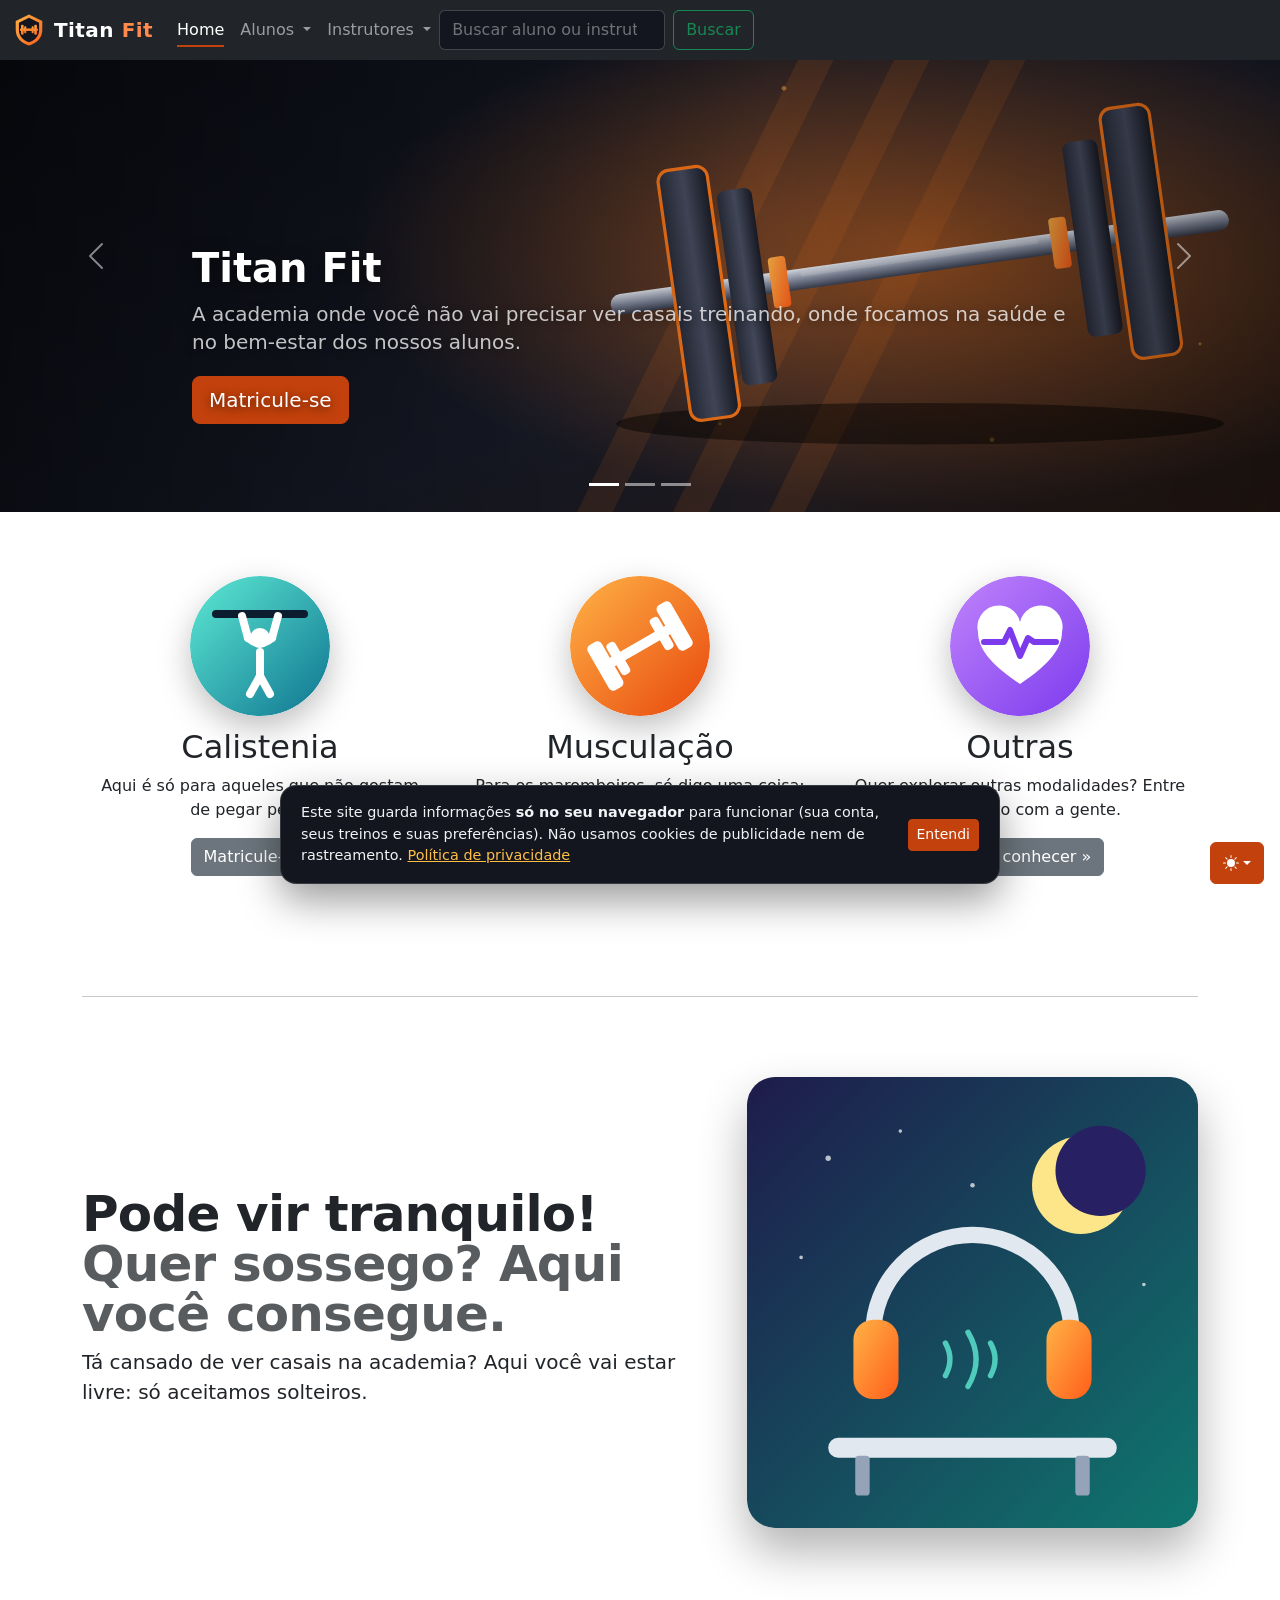
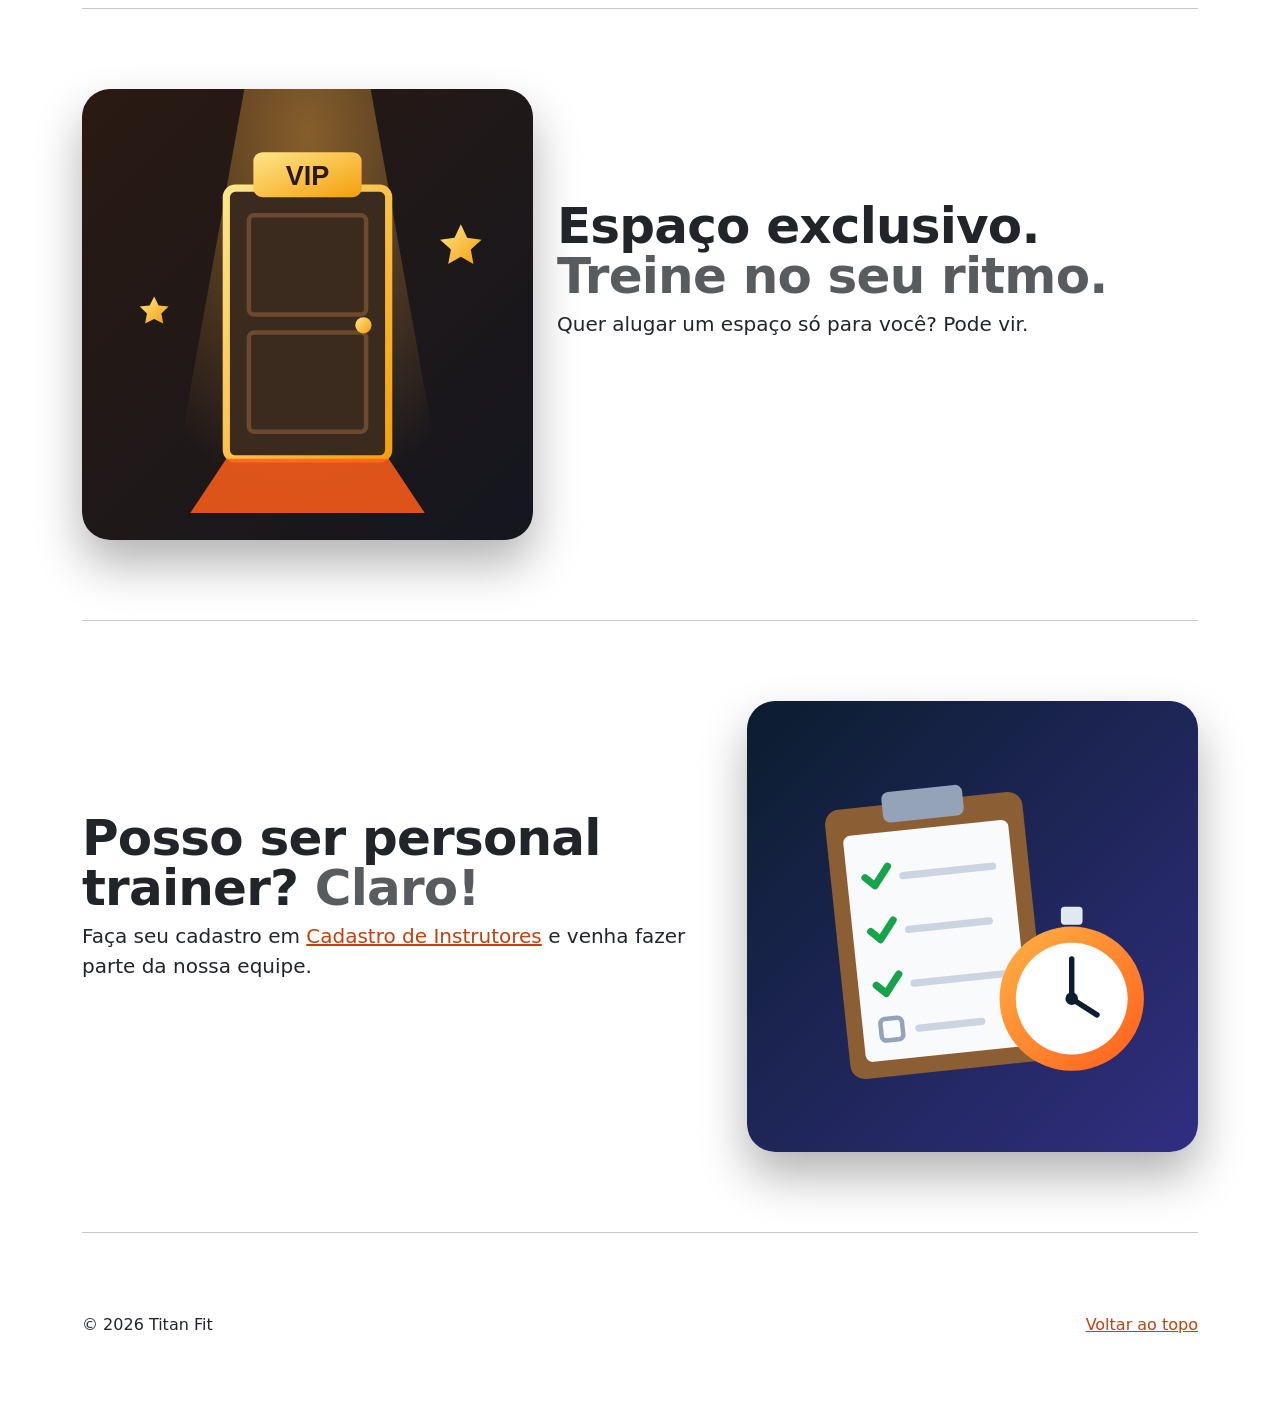
<file: Index.html>
<!doctype html>
<html lang="pt-BR" data-bs-theme="auto">
  <head>
    <meta charset="utf-8" />
    <meta name="viewport" content="width=device-width, initial-scale=1" />
    <meta name="description" content="Sistema de gestão da Titan Fit: cadastro e listagem de alunos e instrutores." />
    <title>Sistema de Gestão Academia</title>
    <script src="./assets/js/color-modes.js"></script>
    <script>document.documentElement.classList.add("js")</script>
    <link href="./assets/dist/css/bootstrap.min.css" rel="stylesheet" />
    <meta name="theme-color" content="#ff6a1a" />
    <link rel="icon" href="./assets/img/logo.svg" type="image/svg+xml" />
    <link href="./assets/style/carousel.css" rel="stylesheet" />
    <link href="./assets/style/style.css" rel="stylesheet" />

  </head>
  <body>
    <svg xmlns="http://www.w3.org/2000/svg" class="d-none">
      <symbol id="check2" viewBox="0 0 16 16">
        <path
          d="M13.854 3.646a.5.5 0 0 1 0 .708l-7 7a.5.5 0 0 1-.708 0l-3.5-3.5a.5.5 0 1 1 .708-.708L6.5 10.293l6.646-6.647a.5.5 0 0 1 .708 0z"
        ></path>
      </symbol>
      <symbol id="circle-half" viewBox="0 0 16 16">
        <path
          d="M8 15A7 7 0 1 0 8 1v14zm0 1A8 8 0 1 1 8 0a8 8 0 0 1 0 16z"
        ></path>
      </symbol>
      <symbol id="moon-stars-fill" viewBox="0 0 16 16">
        <path
          d="M6 .278a.768.768 0 0 1 .08.858 7.208 7.208 0 0 0-.878 3.46c0 4.021 3.278 7.277 7.318 7.277.527 0 1.04-.055 1.533-.16a.787.787 0 0 1 .81.316.733.733 0 0 1-.031.893A8.349 8.349 0 0 1 8.344 16C3.734 16 0 12.286 0 7.71 0 4.266 2.114 1.312 5.124.06A.752.752 0 0 1 6 .278z"
        ></path>
        <path
          d="M10.794 3.148a.217.217 0 0 1 .412 0l.387 1.162c.173.518.579.924 1.097 1.097l1.162.387a.217.217 0 0 1 0 .412l-1.162.387a1.734 1.734 0 0 0-1.097 1.097l-.387 1.162a.217.217 0 0 1-.412 0l-.387-1.162A1.734 1.734 0 0 0 9.31 6.593l-1.162-.387a.217.217 0 0 1 0-.412l1.162-.387a1.734 1.734 0 0 0 1.097-1.097l.387-1.162zM13.863.099a.145.145 0 0 1 .274 0l.258.774c.115.346.386.617.732.732l.774.258a.145.145 0 0 1 0 .274l-.774.258a1.156 1.156 0 0 0-.732.732l-.258.774a.145.145 0 0 1-.274 0l-.258-.774a1.156 1.156 0 0 0-.732-.732l-.774-.258a.145.145 0 0 1 0-.274l.774-.258c.346-.115.617-.386.732-.732L13.863.1z"
        ></path>
      </symbol>
      <symbol id="sun-fill" viewBox="0 0 16 16">
        <path
          d="M8 12a4 4 0 1 0 0-8 4 4 0 0 0 0 8zM8 0a.5.5 0 0 1 .5.5v2a.5.5 0 0 1-1 0v-2A.5.5 0 0 1 8 0zm0 13a.5.5 0 0 1 .5.5v2a.5.5 0 0 1-1 0v-2A.5.5 0 0 1 8 13zm8-5a.5.5 0 0 1-.5.5h-2a.5.5 0 0 1 0-1h2a.5.5 0 0 1 .5.5zM3 8a.5.5 0 0 1-.5.5h-2a.5.5 0 0 1 0-1h2A.5.5 0 0 1 3 8zm10.657-5.657a.5.5 0 0 1 0 .707l-1.414 1.415a.5.5 0 1 1-.707-.708l1.414-1.414a.5.5 0 0 1 .707 0zm-9.193 9.193a.5.5 0 0 1 0 .707L3.05 13.657a.5.5 0 0 1-.707-.707l1.414-1.414a.5.5 0 0 1 .707 0zm9.193 2.121a.5.5 0 0 1-.707 0l-1.414-1.414a.5.5 0 0 1 .707-.707l1.414 1.414a.5.5 0 0 1 0 .707zM4.464 4.465a.5.5 0 0 1-.707 0L2.343 3.05a.5.5 0 1 1 .707-.707l1.414 1.414a.5.5 0 0 1 0 .708z"
        ></path>
      </symbol>
    </svg>
    <div
      class="dropdown position-fixed bottom-0 end-0 mb-3 me-3 bd-mode-toggle"
    >
      <button
        class="btn btn-bd-primary py-2 dropdown-toggle d-flex align-items-center"
        id="bd-theme"
        type="button"
        aria-expanded="false"
        data-bs-toggle="dropdown"
        aria-label="Alternar tema (automático)"
      >
        <svg class="bi my-1 theme-icon-active" aria-hidden="true">
          <use href="#circle-half"></use>
        </svg>
        <span class="visually-hidden" id="bd-theme-text">Alternar tema</span>
      </button>
      <ul
        class="dropdown-menu dropdown-menu-end shadow"
        aria-labelledby="bd-theme-text"
      >
        <li>
          <button
            type="button"
            class="dropdown-item d-flex align-items-center"
            data-bs-theme-value="light"
            aria-pressed="false"
          >
            <svg class="bi me-2 opacity-50" aria-hidden="true">
              <use href="#sun-fill"></use>
            </svg>
            Claro
            <svg class="bi ms-auto d-none" aria-hidden="true">
              <use href="#check2"></use>
            </svg>
          </button>
        </li>
        <li>
          <button
            type="button"
            class="dropdown-item d-flex align-items-center"
            data-bs-theme-value="dark"
            aria-pressed="false"
          >
            <svg class="bi me-2 opacity-50" aria-hidden="true">
              <use href="#moon-stars-fill"></use>
            </svg>
            Escuro
            <svg class="bi ms-auto d-none" aria-hidden="true">
              <use href="#check2"></use>
            </svg>
          </button>
        </li>
        <li>
          <button
            type="button"
            class="dropdown-item d-flex align-items-center active"
            data-bs-theme-value="auto"
            aria-pressed="true"
          >
            <svg class="bi me-2 opacity-50" aria-hidden="true">
              <use href="#circle-half"></use>
            </svg>
            Automático
            <svg class="bi ms-auto d-none" aria-hidden="true">
              <use href="#check2"></use>
            </svg>
          </button>
        </li>
      </ul>
    </div>
    <header data-bs-theme="dark">
      <nav class="navbar navbar-expand-md navbar-dark fixed-top bg-dark">
        <div class="container-fluid">
          <a class="navbar-brand d-flex align-items-center gap-2" href="Index.html"><img src="./assets/img/logo.svg" alt="" width="34" height="34" class="logo-marca" />Titan <span class="text-laranja">Fit</span></a>
          <button
            class="navbar-toggler"
            type="button"
            data-bs-toggle="collapse"
            data-bs-target="#navbarCollapse"
            aria-controls="navbarCollapse"
            aria-expanded="false"
            aria-label="Abrir menu"
          >
            <span class="navbar-toggler-icon"></span>
          </button>
          <div class="collapse navbar-collapse" id="navbarCollapse">
            <ul class="navbar-nav me-auto mb-2 mb-md-0">
              <li class="nav-item">
                <a class="nav-link" href="Index.html">Home</a>
              </li>
             <!---Começo do menu dropdown-->
              <li class="nav-item dropdown">
          <a class="nav-link dropdown-toggle" href="#" role="button" data-bs-toggle="dropdown" aria-expanded="false">
            Alunos
          </a>
          <ul class="dropdown-menu">
            <li><a class="dropdown-item" href="Cadastro_alunos.html">Cadastro de Alunos</a></li>
            <li><a class="dropdown-item" href="listar_alunos.html">Listar Alunos</a></li>
          </ul>
        </li>
        <li class="nav-item dropdown">
          <a class="nav-link dropdown-toggle" href="#" role="button" data-bs-toggle="dropdown" aria-expanded="false">
            Instrutores
          </a>
          <ul class="dropdown-menu">
            <li><a class="dropdown-item" href="Cadastro_Instrutores.html">Cadastro de Instrutores</a></li>
            <li><a class="dropdown-item" href="listar_Instrutores.html">Lista de Instrutores</a></li>
          </ul>
        </li>

        <!---Fim do menu dropdown-->
        <form class="d-flex" role="search" id="form-busca">
        <input class="form-control me-2" type="search" id="campo-busca" placeholder="Buscar aluno ou instrutor" aria-label="Buscar"/>
        <button class="btn btn-outline-success" type="submit">Buscar</button>
      </form>
          </div>
        </div>
      </nav>
    </header>
    <main>
      <div id="myCarousel" class="carousel slide mb-6" data-bs-ride="carousel">
        <div class="carousel-indicators">
          <button
            type="button"
            data-bs-target="#myCarousel"
            data-bs-slide-to="0"
            class="active"
            aria-current="true"
            aria-label="Slide 1"
          ></button>
          <button
            type="button"
            data-bs-target="#myCarousel"
            data-bs-slide-to="1"
            aria-label="Slide 2"
          ></button>
          <button
            type="button"
            data-bs-target="#myCarousel"
            data-bs-slide-to="2"
            aria-label="Slide 3"
          ></button>
        </div>
        <div class="carousel-inner">
          <div class="carousel-item active">
            <img src="./assets/img/slide-forca.svg" class="carousel-img" alt="Barra olímpica com anilhas" />
            <div class="container">
              <div class="carousel-caption text-start">
                <h1>Titan Fit</h1>
                <p class="opacity-75">
                  A academia onde você não vai precisar ver casais treinando, onde focamos na saúde e no bem-estar dos nossos alunos.
                </p>
                <p>
                  <a class="btn btn-lg btn-primary btn-pulso" href="Cadastro_alunos.html">Matricule-se</a>
                </p>
              </div>
            </div>
          </div>
          <div class="carousel-item">
            <img src="./assets/img/slide-yoga.svg" class="carousel-img" alt="Pôr do sol sobre montanhas com uma flor de lótus" />
            <div class="container">
              <div class="carousel-caption">
                <h1>Yoga day</h1>
                <p>
                  Vem com a gente: aqui é onde descansamos a mente, o corpo e renovamos a vitalidade.
                </p>
                <p><a class="btn btn-lg btn-primary" href="Cadastro_alunos.html">Quero participar</a></p>
              </div>
            </div>
          </div>
          <div class="carousel-item">
            <img src="./assets/img/slide-modalidades.svg" class="carousel-img" alt="Kettlebell, halter e argolas de ginástica" />
            <div class="container">
              <div class="carousel-caption text-end">
                <h1>Temos diversas modalidades.</h1>
                <p>
                  Aqui fazemos de tudo e mais um pouco para garantir a sua saúde. E, para os marombeiros, temos diversas máquinas de musculação.
                </p>
                <p>
                  <a class="btn btn-lg btn-primary" href="listar_Instrutores.html">Conheça os instrutores</a>
                </p>
              </div>
            </div>
          </div>
        </div>
        <button
          class="carousel-control-prev"
          type="button"
          data-bs-target="#myCarousel"
          data-bs-slide="prev"
        >
          <span class="carousel-control-prev-icon" aria-hidden="true"></span>
          <span class="visually-hidden">Anterior</span>
        </button>
        <button
          class="carousel-control-next"
          type="button"
          data-bs-target="#myCarousel"
          data-bs-slide="next"
        >
          <span class="carousel-control-next-icon" aria-hidden="true"></span>
          <span class="visually-hidden">Próximo</span>
        </button>
      </div>
      <!-- Marketing messaging and featurettes
  ================================================== -->
      <!-- Wrap the rest of the page in another container to center all the content. -->
      <div class="container marketing">
        <!-- Three columns of text below the carousel -->
        <div class="row">
          <div class="col-lg-4 reveal">
            <img src="./assets/img/icon-calistenia.svg" class="icone-modalidade" width="140" height="140" alt="Ícone de Calistenia" />
            <h2 class="fw-normal">Calistenia</h2>
            <p>
              Aqui é só para aqueles que não gostam de pegar pesado.
            </p>
            <p>
              <a class="btn btn-secondary" href="Cadastro_alunos.html">Matricule-se &raquo;</a>
            </p>
          </div>
          <!-- /.col-lg-4 -->
          <div class="col-lg-4 reveal">
            <img src="./assets/img/icon-musculacao.svg" class="icone-modalidade" width="140" height="140" alt="Ícone de Musculação" />
            <h2 class="fw-normal">Musculação</h2>
            <p>
              Para os marombeiros, só digo uma coisa: aqui você não passa sufoco.
            </p>
            <p>
              <a class="btn btn-secondary" href="listar_Instrutores.html">Ver instrutores &raquo;</a>
            </p>
          </div>
          <!-- /.col-lg-4 -->
          <div class="col-lg-4 reveal">
            <img src="./assets/img/icon-outras.svg" class="icone-modalidade" width="140" height="140" alt="Ícone de Outras modalidades" />
            <h2 class="fw-normal">Outras</h2>
            <p>
              Quer explorar outras modalidades? Entre em contato com a gente.
            </p>
            <p>
              <a class="btn btn-secondary" href="Cadastro_alunos.html">Quero conhecer &raquo;</a>
            </p>
          </div>
          <!-- /.col-lg-4 -->
        </div>
        <!-- /.row -->
        <!-- START THE FEATURETTES -->
        <hr class="featurette-divider" />
        <div class="row featurette reveal">
          <div class="col-md-7">
            <h2 class="featurette-heading fw-normal lh-1">
              Pode vir tranquilo!
              <span class="text-body-secondary">Quer sossego? Aqui você consegue.</span>
            </h2>
            <p class="lead">
              Tá cansado de ver casais na academia? Aqui você vai estar livre: só aceitamos solteiros.
            </p>
          </div>
          <div class="col-md-5">
            <img src="./assets/img/destaque-tranquilo.svg" class="featurette-image img-fluid mx-auto d-block imagem-destaque" width="500" height="500" alt="Fones de ouvido sobre um banco, numa noite tranquila" />
          </div>
        </div>
        <hr class="featurette-divider" />
        <div class="row featurette reveal">
          <div class="col-md-7 order-md-2">
            <h2 class="featurette-heading fw-normal lh-1">
              Espaço exclusivo.
              <span class="text-body-secondary">Treine no seu ritmo.</span>
            </h2>
            <p class="lead">
              Quer alugar um espaço só para você? Pode vir.
            </p>
          </div>
          <div class="col-md-5 order-md-1">
            <img src="./assets/img/destaque-exclusivo.svg" class="featurette-image img-fluid mx-auto d-block imagem-destaque" width="500" height="500" alt="Porta de sala VIP iluminada" />
          </div>
        </div>
        <hr class="featurette-divider" />
        <div class="row featurette reveal">
          <div class="col-md-7">
            <h2 class="featurette-heading fw-normal lh-1">
              Posso ser personal trainer?
              <span class="text-body-secondary">Claro!</span>
            </h2>
            <p class="lead">
              Faça seu cadastro em <a href="Cadastro_Instrutores.html">Cadastro de Instrutores</a> e venha fazer parte da nossa equipe.
            </p>
          </div>
          <div class="col-md-5">
            <img src="./assets/img/destaque-personal.svg" class="featurette-image img-fluid mx-auto d-block imagem-destaque" width="500" height="500" alt="Prancheta de treino e cronômetro" />
          </div>
        </div>
        <hr class="featurette-divider" />
        <!-- /END THE FEATURETTES -->
      </div>
      <!-- /.container -->
      <!-- FOOTER -->
      <footer class="container">
        <p class="float-end"><a href="#">Voltar ao topo</a></p>
        <p>
          &copy; 2026 Titan Fit
        </p>
      </footer>
    </main>
    <script src="./assets/dist/js/bootstrap.bundle.min.js"></script>
    <script src="./assets/js/app.js"></script>
  </body>
</html>
</file>
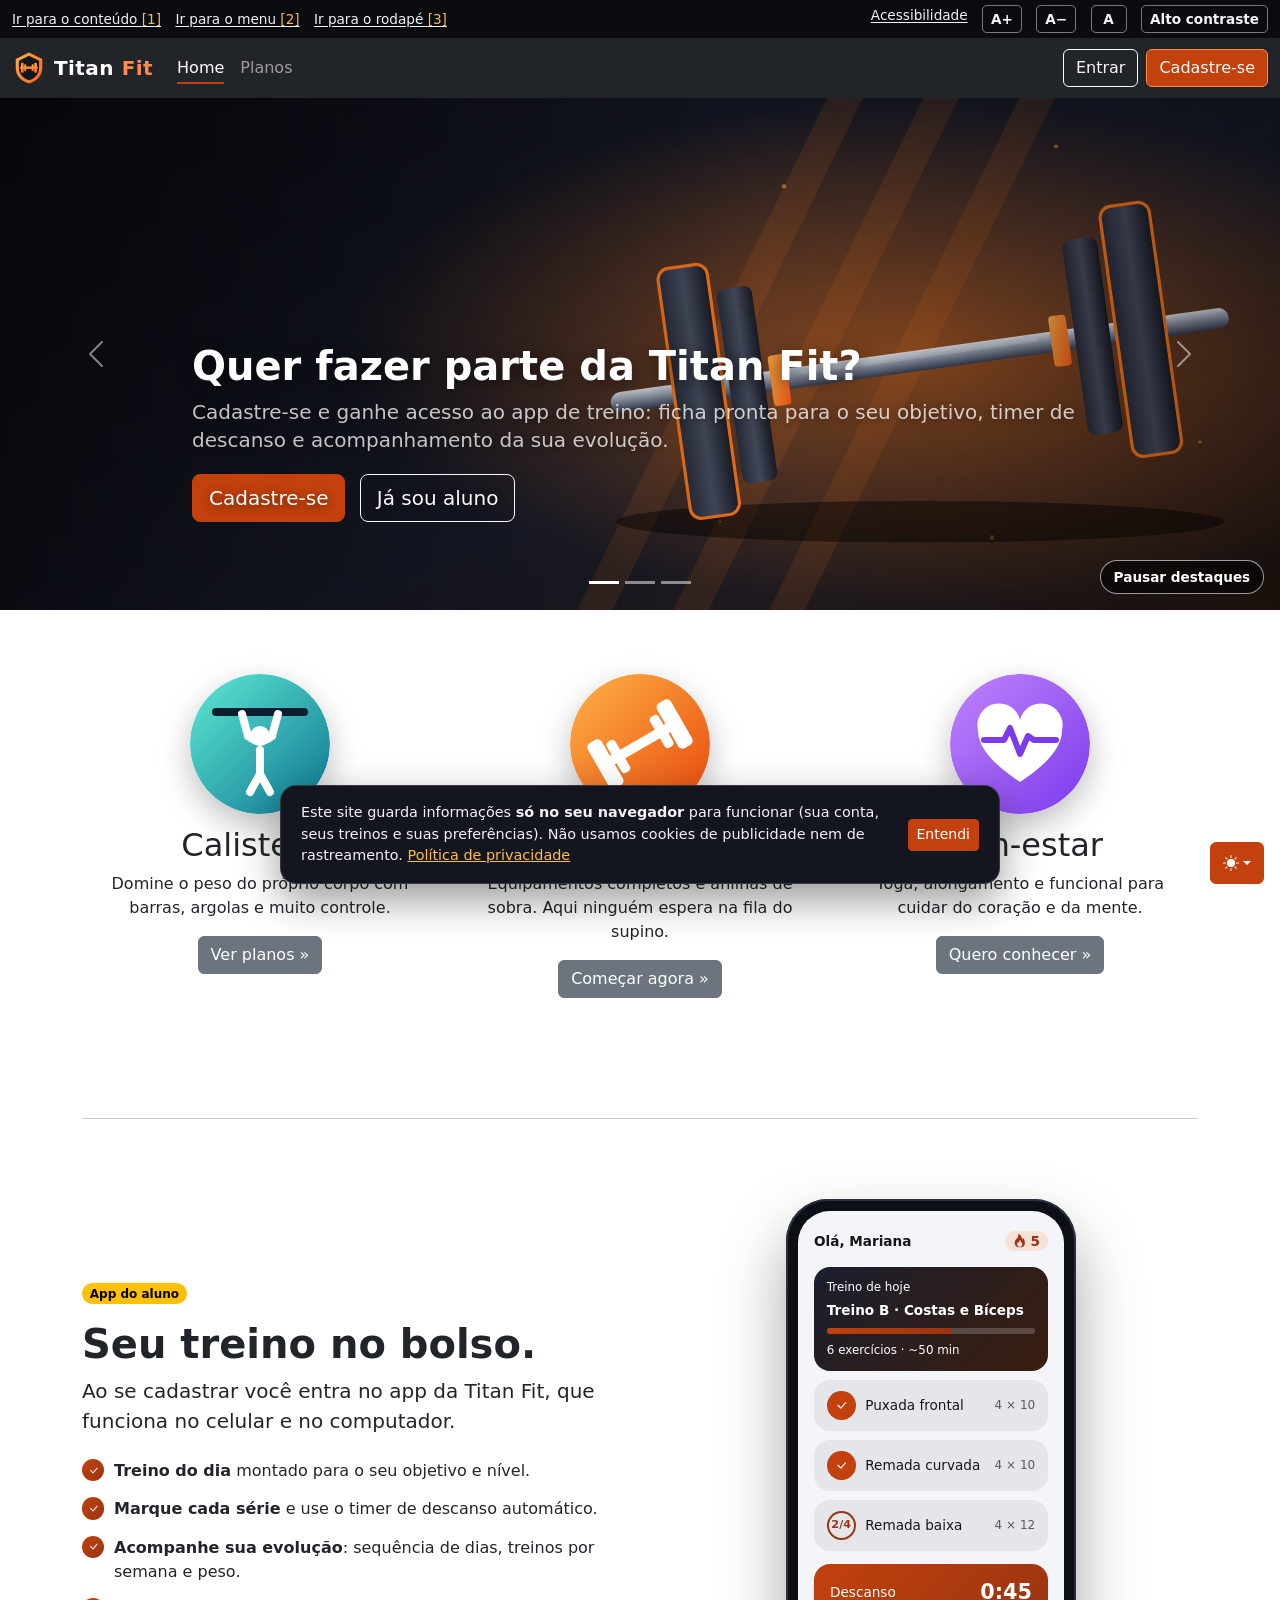
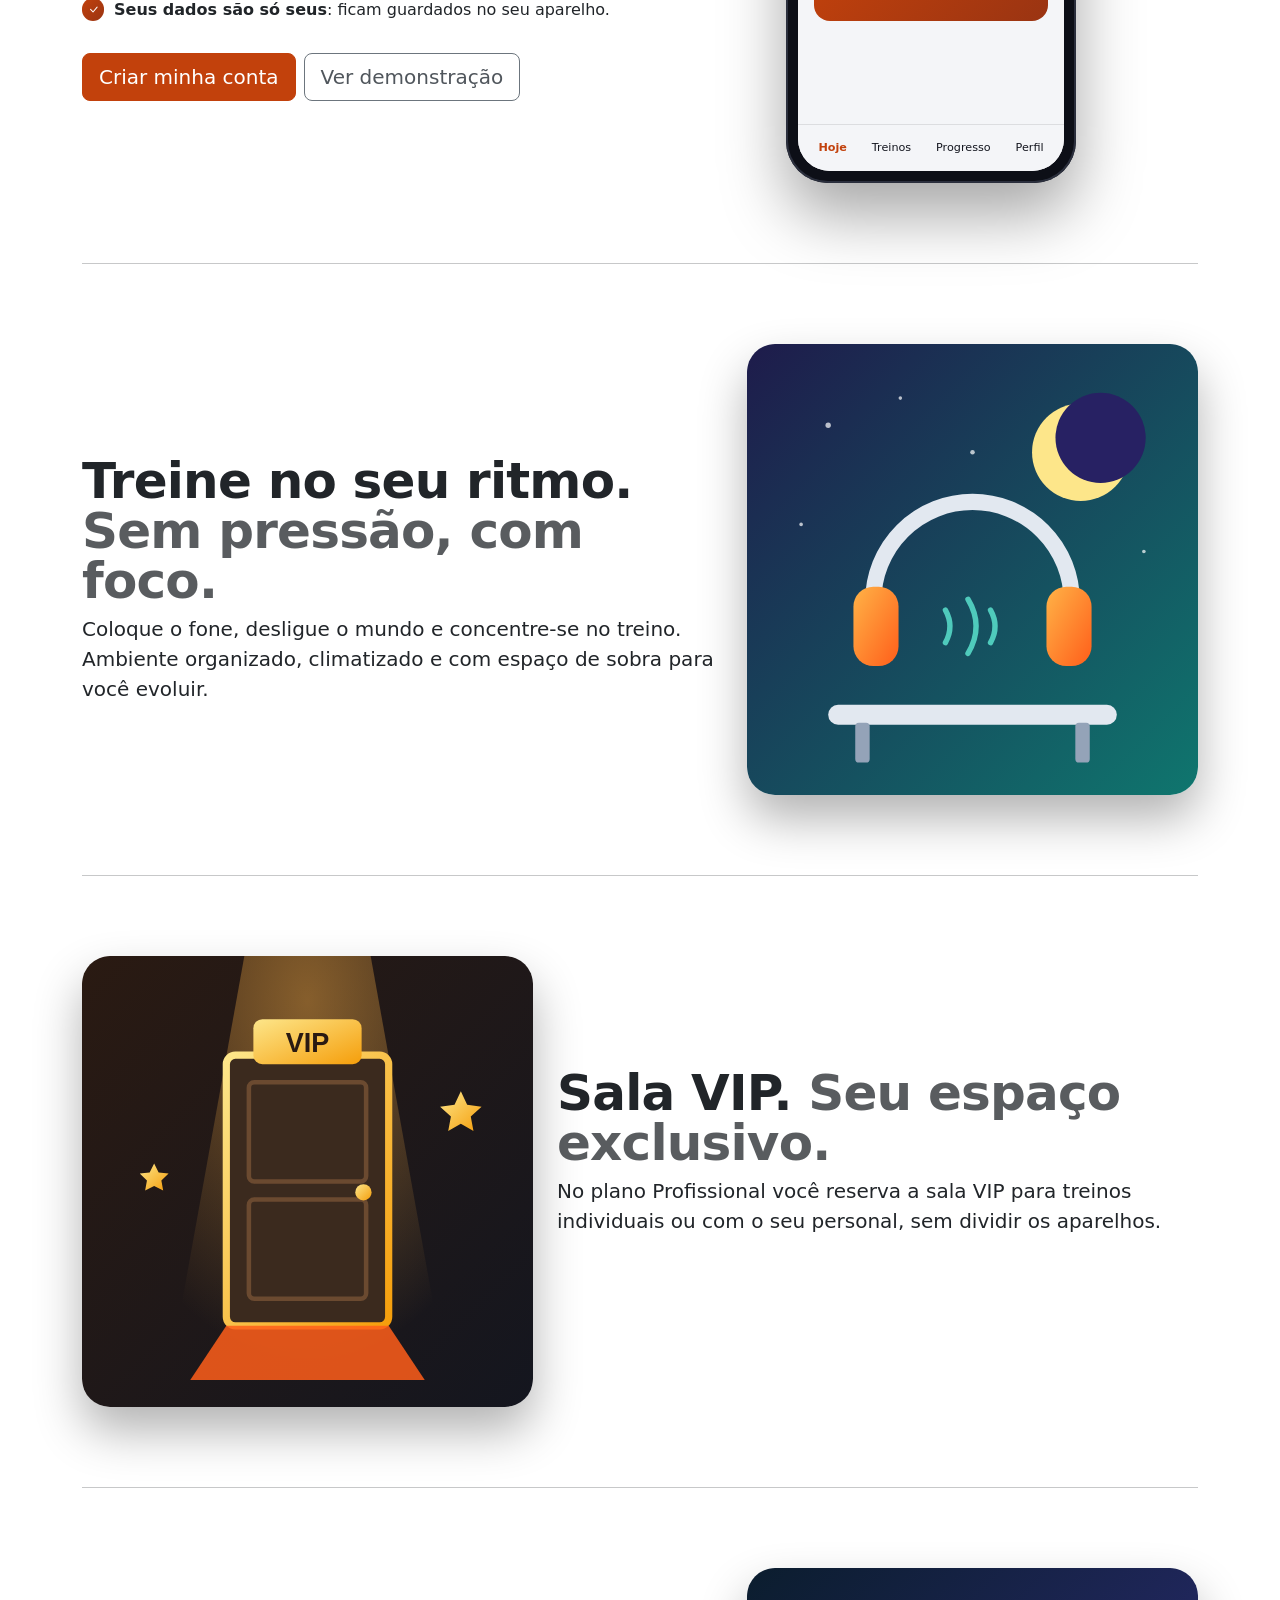
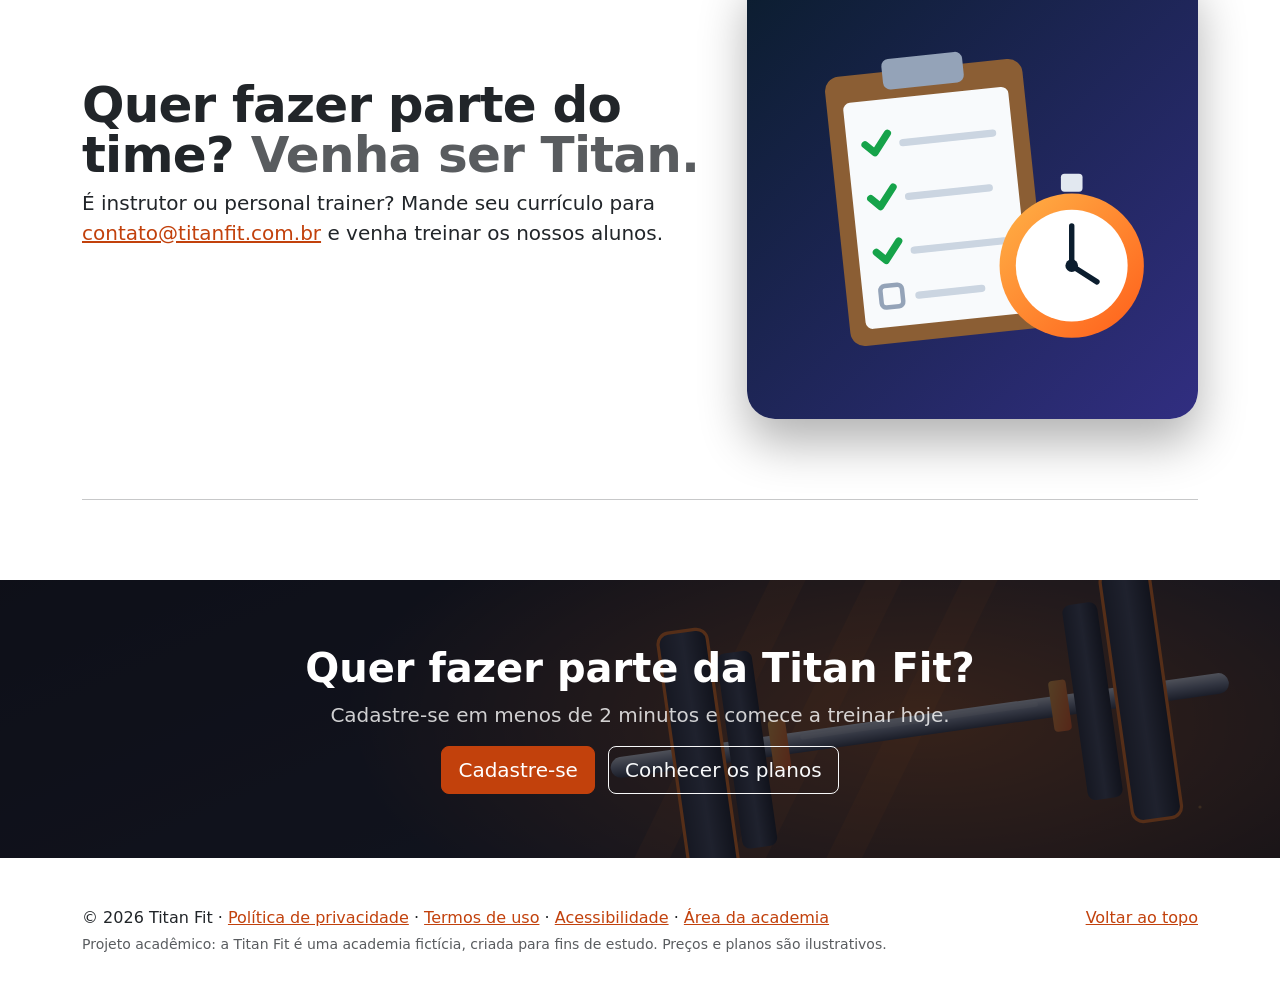
<file: index.html>
<!doctype html>
<html lang="pt-BR" data-bs-theme="auto">
  <head>
    <meta charset="utf-8" />
    <meta name="viewport" content="width=device-width, initial-scale=1" />
    <meta name="description" content="Titan Fit: academia com app de treino para os alunos." />
    <title>Titan Fit | Academia e app de treino</title>
    <script src="./assets/js/color-modes.js?v=583d704322"></script>
    <script>document.documentElement.classList.add("js");try{var f=+localStorage.getItem("academia_fonte")||0;if(f)document.documentElement.style.fontSize=(100+f*12.5)+"%";if(localStorage.getItem("academia_alto_contraste")==="1")document.documentElement.classList.add("alto-contraste")}catch(e){}</script>
    <link href="./assets/dist/css/bootstrap.min.css" rel="stylesheet" />
    <meta name="theme-color" content="#ff6a1a" />
    <link rel="icon" href="./assets/img/logo.svg" type="image/svg+xml" />
    <link href="./assets/style/carousel.css?v=dab0f441b4" rel="stylesheet" />
    <link href="./assets/style/style.css?v=88911b43f5" rel="stylesheet" />
  </head>
  <body>
    <svg xmlns="http://www.w3.org/2000/svg" class="d-none" aria-hidden="true"><symbol id="i-fire" viewBox="0 0 16 16"><path d="M8 16c3.314 0 6-2 6-5.5 0-1.5-.5-4-2.5-6 .25 1.5-1.25 2-1.25 2C11 4 9 .5 6 0c.357 2 .5 4-2 6-1.25 1-2 2.729-2 4.5C2 14 4.686 16 8 16m0-1c-1.657 0-3-1-3-2.75 0-.75.25-2 1.25-3C6.125 10 7 10.5 7 10.5c-.375-1.25.5-3.25 2-3.5-.179 1-.25 2 1 3 .625.5 1 1.364 1 2.25C11 14 9.657 15 8 15"/></symbol><symbol id="i-check-lg" viewBox="0 0 16 16"><path d="M12.736 3.97a.733.733 0 0 1 1.047 0c.286.289.29.756.01 1.05L7.88 12.01a.733.733 0 0 1-1.065.02L3.217 8.384a.757.757 0 0 1 0-1.06.733.733 0 0 1 1.047 0l3.052 3.093 5.4-6.425z"/></symbol></svg>
    <div class="barra-acessibilidade" role="region" aria-label="Recursos de acessibilidade">
      <div class="container-fluid d-flex flex-wrap justify-content-between align-items-center gap-1">
        <ul class="atalhos">
          <li><a href="#conteudo" accesskey="1">Ir para o conteúdo <span aria-hidden="true">[1]</span></a></li>
          <li><a href="#menu-principal" accesskey="2">Ir para o menu <span aria-hidden="true">[2]</span></a></li>
          <li><a href="#rodape" accesskey="3">Ir para o rodapé <span aria-hidden="true">[3]</span></a></li>
        </ul>
        <ul class="ajustes">
          <li><a href="acessibilidade.html">Acessibilidade</a></li>
          <li><button type="button" data-fonte="1">A+<span class="visually-hidden"> (aumentar o texto)</span></button></li>
          <li><button type="button" data-fonte="-1">A&minus;<span class="visually-hidden"> (diminuir o texto)</span></button></li>
          <li><button type="button" data-fonte="0">A<span class="visually-hidden"> (tamanho padrão do texto)</span></button></li>
          <li><button type="button" data-alto-contraste aria-pressed="false">Alto contraste</button></li>
        </ul>
      </div>
    </div>
    <svg xmlns="http://www.w3.org/2000/svg" class="d-none">
      <symbol id="check2" viewBox="0 0 16 16">
        <path
          d="M13.854 3.646a.5.5 0 0 1 0 .708l-7 7a.5.5 0 0 1-.708 0l-3.5-3.5a.5.5 0 1 1 .708-.708L6.5 10.293l6.646-6.647a.5.5 0 0 1 .708 0z"
        ></path>
      </symbol>
      <symbol id="circle-half" viewBox="0 0 16 16">
        <path
          d="M8 15A7 7 0 1 0 8 1v14zm0 1A8 8 0 1 1 8 0a8 8 0 0 1 0 16z"
        ></path>
      </symbol>
      <symbol id="moon-stars-fill" viewBox="0 0 16 16">
        <path
          d="M6 .278a.768.768 0 0 1 .08.858 7.208 7.208 0 0 0-.878 3.46c0 4.021 3.278 7.277 7.318 7.277.527 0 1.04-.055 1.533-.16a.787.787 0 0 1 .81.316.733.733 0 0 1-.031.893A8.349 8.349 0 0 1 8.344 16C3.734 16 0 12.286 0 7.71 0 4.266 2.114 1.312 5.124.06A.752.752 0 0 1 6 .278z"
        ></path>
        <path
          d="M10.794 3.148a.217.217 0 0 1 .412 0l.387 1.162c.173.518.579.924 1.097 1.097l1.162.387a.217.217 0 0 1 0 .412l-1.162.387a1.734 1.734 0 0 0-1.097 1.097l-.387 1.162a.217.217 0 0 1-.412 0l-.387-1.162A1.734 1.734 0 0 0 9.31 6.593l-1.162-.387a.217.217 0 0 1 0-.412l1.162-.387a1.734 1.734 0 0 0 1.097-1.097l.387-1.162zM13.863.099a.145.145 0 0 1 .274 0l.258.774c.115.346.386.617.732.732l.774.258a.145.145 0 0 1 0 .274l-.774.258a1.156 1.156 0 0 0-.732.732l-.258.774a.145.145 0 0 1-.274 0l-.258-.774a1.156 1.156 0 0 0-.732-.732l-.774-.258a.145.145 0 0 1 0-.274l.774-.258c.346-.115.617-.386.732-.732L13.863.1z"
        ></path>
      </symbol>
      <symbol id="sun-fill" viewBox="0 0 16 16">
        <path
          d="M8 12a4 4 0 1 0 0-8 4 4 0 0 0 0 8zM8 0a.5.5 0 0 1 .5.5v2a.5.5 0 0 1-1 0v-2A.5.5 0 0 1 8 0zm0 13a.5.5 0 0 1 .5.5v2a.5.5 0 0 1-1 0v-2A.5.5 0 0 1 8 13zm8-5a.5.5 0 0 1-.5.5h-2a.5.5 0 0 1 0-1h2a.5.5 0 0 1 .5.5zM3 8a.5.5 0 0 1-.5.5h-2a.5.5 0 0 1 0-1h2A.5.5 0 0 1 3 8zm10.657-5.657a.5.5 0 0 1 0 .707l-1.414 1.415a.5.5 0 1 1-.707-.708l1.414-1.414a.5.5 0 0 1 .707 0zm-9.193 9.193a.5.5 0 0 1 0 .707L3.05 13.657a.5.5 0 0 1-.707-.707l1.414-1.414a.5.5 0 0 1 .707 0zm9.193 2.121a.5.5 0 0 1-.707 0l-1.414-1.414a.5.5 0 0 1 .707-.707l1.414 1.414a.5.5 0 0 1 0 .707zM4.464 4.465a.5.5 0 0 1-.707 0L2.343 3.05a.5.5 0 1 1 .707-.707l1.414 1.414a.5.5 0 0 1 0 .708z"
        ></path>
      </symbol>
    </svg>
    <div
      class="dropdown position-fixed bottom-0 end-0 mb-3 me-3 bd-mode-toggle"
    >
      <button
        class="btn btn-bd-primary py-2 dropdown-toggle d-flex align-items-center"
        id="bd-theme"
        type="button"
        aria-expanded="false"
        data-bs-toggle="dropdown"
        aria-label="Alternar tema (automático)"
      >
        <svg class="bi my-1 theme-icon-active" aria-hidden="true">
          <use href="#circle-half"></use>
        </svg>
        <span class="visually-hidden" id="bd-theme-text">Alternar tema</span>
      </button>
      <ul
        class="dropdown-menu dropdown-menu-end shadow"
        aria-labelledby="bd-theme-text"
      >
        <li>
          <button
            type="button"
            class="dropdown-item d-flex align-items-center"
            data-bs-theme-value="light"
            aria-pressed="false"
          >
            <svg class="bi me-2 opacity-50" aria-hidden="true">
              <use href="#sun-fill"></use>
            </svg>
            Claro
            <svg class="bi ms-auto d-none" aria-hidden="true">
              <use href="#check2"></use>
            </svg>
          </button>
        </li>
        <li>
          <button
            type="button"
            class="dropdown-item d-flex align-items-center"
            data-bs-theme-value="dark"
            aria-pressed="false"
          >
            <svg class="bi me-2 opacity-50" aria-hidden="true">
              <use href="#moon-stars-fill"></use>
            </svg>
            Escuro
            <svg class="bi ms-auto d-none" aria-hidden="true">
              <use href="#check2"></use>
            </svg>
          </button>
        </li>
        <li>
          <button
            type="button"
            class="dropdown-item d-flex align-items-center active"
            data-bs-theme-value="auto"
            aria-pressed="true"
          >
            <svg class="bi me-2 opacity-50" aria-hidden="true">
              <use href="#circle-half"></use>
            </svg>
            Automático
            <svg class="bi ms-auto d-none" aria-hidden="true">
              <use href="#check2"></use>
            </svg>
          </button>
        </li>
      </ul>
    </div>
    
    <header data-bs-theme="dark">
      <nav id="menu-principal" aria-label="Menu principal" class="navbar navbar-expand-md navbar-dark sticky-top bg-dark">
        <div class="container-fluid">
          <a class="navbar-brand d-flex align-items-center gap-2" href="index.html"><img src="./assets/img/logo.svg" alt="" width="34" height="34" class="logo-marca" />Titan <span class="text-laranja">Fit</span></a>
          <button class="navbar-toggler" type="button" data-bs-toggle="collapse" data-bs-target="#navbarCollapse" aria-controls="navbarCollapse" aria-expanded="false" aria-label="Abrir menu">
            <span class="navbar-toggler-icon"></span>
          </button>
          <div class="collapse navbar-collapse" id="navbarCollapse">
            <ul class="navbar-nav me-auto mb-2 mb-md-0">
              <li class="nav-item"><a class="nav-link" href="index.html">Home</a></li>
              <li class="nav-item"><a class="nav-link" href="planos.html">Planos</a></li>
            </ul>
            <div class="d-flex gap-2" data-visitante>
              <a class="btn btn-outline-light" href="entrar.html">Entrar</a>
              <a class="btn btn-primary" href="Cadastro_alunos.html">Cadastre-se</a>
            </div>
            <div class="d-none gap-2" data-logado>
              <a class="btn btn-primary" href="app.html">Meu treino</a>
            </div>
          </div>
        </div>
      </nav>
    </header>
    <main id="conteudo" tabindex="-1">

      <div id="myCarousel" class="carousel slide mb-6" data-bs-ride="carousel" data-bs-interval="7000" role="region" aria-roledescription="carrossel" aria-label="Destaques da Titan Fit">
        <button type="button" class="carousel-pausa" id="carousel-pausa" aria-pressed="false">Pausar destaques</button>
        <div class="carousel-indicators">
          <button
            type="button"
            data-bs-target="#myCarousel"
            data-bs-slide-to="0"
            class="active"
            aria-current="true"
            aria-label="Destaque 1"
          ></button>
          <button
            type="button"
            data-bs-target="#myCarousel"
            data-bs-slide-to="1"
            aria-label="Destaque 2"
          ></button>
          <button
            type="button"
            data-bs-target="#myCarousel"
            data-bs-slide-to="2"
            aria-label="Destaque 3"
          ></button>
        </div>
        <div class="carousel-inner">
          <div class="carousel-item active">
            <img src="./assets/img/slide-forca.svg" class="carousel-img" alt="Barra olímpica com anilhas" />
            <div class="container">
              <div class="carousel-caption text-start">
                <h1>Quer fazer parte da Titan Fit?</h1>
                <p class="opacity-75">
                  Cadastre-se e ganhe acesso ao app de treino: ficha pronta para o seu objetivo, timer de descanso e acompanhamento da sua evolução.
                </p>
                <p>
                  <a class="btn btn-lg btn-primary btn-pulso" href="Cadastro_alunos.html">Cadastre-se</a>
                  <a class="btn btn-lg btn-outline-light ms-2" href="entrar.html">Já sou aluno</a>
                </p>
              </div>
            </div>
          </div>
          <div class="carousel-item">
            <img src="./assets/img/slide-yoga.svg" class="carousel-img" alt="Pôr do sol sobre montanhas com uma flor de lótus" />
            <div class="container">
              <div class="carousel-caption">
                <h2 class="h1">Corpo forte, mente leve.</h2>
                <p>
                  Aulas de yoga e alongamento para equilibrar o treino pesado, recuperar o corpo e renovar a energia.
                </p>
                <p><a class="btn btn-lg btn-primary" href="Cadastro_alunos.html">Quero participar</a></p>
              </div>
            </div>
          </div>
          <div class="carousel-item">
            <img src="./assets/img/slide-modalidades.svg" class="carousel-img" alt="Kettlebell, halter e argolas de ginástica" />
            <div class="container">
              <div class="carousel-caption text-end">
                <h2 class="h1">Temos diversas modalidades.</h2>
                <p>
                  Musculação, calistenia, funcional, yoga e muito mais. Escolha o seu caminho e conte com a nossa equipe.
                </p>
                <p>
                  <a class="btn btn-lg btn-primary" href="planos.html">Ver planos</a>
                </p>
              </div>
            </div>
          </div>
        </div>
        <button
          class="carousel-control-prev"
          type="button"
          data-bs-target="#myCarousel"
          data-bs-slide="prev"
        >
          <span class="carousel-control-prev-icon" aria-hidden="true"></span>
          <span class="visually-hidden">Anterior</span>
        </button>
        <button
          class="carousel-control-next"
          type="button"
          data-bs-target="#myCarousel"
          data-bs-slide="next"
        >
          <span class="carousel-control-next-icon" aria-hidden="true"></span>
          <span class="visually-hidden">Próximo</span>
        </button>
      </div>
      <!-- Marketing messaging and featurettes
  ================================================== -->
      <!-- Wrap the rest of the page in another container to center all the content. -->
      <div class="container marketing">
        <!-- Three columns of text below the carousel -->
        <div class="row">
          <div class="col-lg-4 reveal">
            <img src="./assets/img/icon-calistenia.svg" class="icone-modalidade" width="140" height="140" alt="Ícone de Calistenia" />
            <h2 class="fw-normal">Calistenia</h2>
            <p>
              Domine o peso do próprio corpo com barras, argolas e muito controle.
            </p>
            <p>
              <a class="btn btn-secondary" href="planos.html">Ver planos &raquo;</a>
            </p>
          </div>
          <!-- /.col-lg-4 -->
          <div class="col-lg-4 reveal">
            <img src="./assets/img/icon-musculacao.svg" class="icone-modalidade" width="140" height="140" alt="Ícone de Musculação" />
            <h2 class="fw-normal">Musculação</h2>
            <p>
              Equipamentos completos e anilhas de sobra. Aqui ninguém espera na fila do supino.
            </p>
            <p>
              <a class="btn btn-secondary" href="Cadastro_alunos.html">Começar agora &raquo;</a>
            </p>
          </div>
          <!-- /.col-lg-4 -->
          <div class="col-lg-4 reveal">
            <img src="./assets/img/icon-outras.svg" class="icone-modalidade" width="140" height="140" alt="Ícone de Outras modalidades" />
            <h2 class="fw-normal">Bem-estar</h2>
            <p>
              Yoga, alongamento e funcional para cuidar do coração e da mente.
            </p>
            <p>
              <a class="btn btn-secondary" href="planos.html">Quero conhecer &raquo;</a>
            </p>
          </div>
          <!-- /.col-lg-4 -->
        </div>
        <!-- /.row -->
        <!-- APP -->
        <hr class="featurette-divider" />
        <section class="row align-items-center g-4 g-lg-5 reveal" aria-labelledby="titulo-app">
          <div class="col-lg-6">
            <span class="badge rounded-pill text-bg-warning mb-3">App do aluno</span>
            <h2 id="titulo-app" class="display-6 fw-bold">Seu treino no bolso.</h2>
            <p class="lead">Ao se cadastrar você entra no app da Titan Fit, que funciona no celular e no computador.</p>
            <ul class="lista-recursos">
              <li><strong>Treino do dia</strong> montado para o seu objetivo e nível.</li>
              <li><strong>Marque cada série</strong> e use o timer de descanso automático.</li>
              <li><strong>Acompanhe sua evolução</strong>: sequência de dias, treinos por semana e peso.</li>
              <li><strong>Seus dados são só seus</strong>: ficam guardados no seu aparelho.</li>
            </ul>
            <div class="d-flex flex-wrap gap-2 mt-4">
              <a class="btn btn-lg btn-primary" href="Cadastro_alunos.html">Criar minha conta</a>
              <a class="btn btn-lg btn-outline-secondary" href="entrar.html?demo=1">Ver demonstração</a>
            </div>
          </div>
          <div class="col-lg-6">
            <div class="celular mx-auto" aria-hidden="true">
              <div class="celular-tela">
                <div class="mini-topo"><span>Olá, Mariana</span><span class="mini-chama"><svg class="bi me-1" width="1em" height="1em" aria-hidden="true" focusable="false"><use href="#i-fire"></use></svg>5</span></div>
                <div class="mini-cartao destaque-mini">
                  <small>Treino de hoje</small>
                  <strong>Treino B · Costas e Bíceps</strong>
                  <div class="mini-barra"><span style="width:60%"></span></div>
                  <small>6 exercícios · ~50 min</small>
                </div>
                <div class="mini-cartao"><span class="mini-check feito"><svg class="bi" width="1em" height="1em" aria-hidden="true" focusable="false"><use href="#i-check-lg"></use></svg></span>Puxada frontal <em>4 × 10</em></div>
                <div class="mini-cartao"><span class="mini-check feito"><svg class="bi" width="1em" height="1em" aria-hidden="true" focusable="false"><use href="#i-check-lg"></use></svg></span>Remada curvada <em>4 × 10</em></div>
                <div class="mini-cartao"><span class="mini-check">2/4</span>Remada baixa <em>4 × 12</em></div>
                <div class="mini-timer"><span>Descanso</span><strong>0:45</strong></div>
                <div class="mini-nav"><span class="ativo">Hoje</span><span>Treinos</span><span>Progresso</span><span>Perfil</span></div>
              </div>
            </div>
          </div>
        </section>
        <!-- START THE FEATURETTES -->
        <hr class="featurette-divider" />
        <div class="row featurette reveal">
          <div class="col-md-7">
            <h2 class="featurette-heading fw-normal lh-1">
              Treine no seu ritmo.
              <span class="text-body-secondary">Sem pressão, com foco.</span>
            </h2>
            <p class="lead">
              Coloque o fone, desligue o mundo e concentre-se no treino. Ambiente organizado, climatizado e com espaço de sobra para você evoluir.
            </p>
          </div>
          <div class="col-md-5">
            <img src="./assets/img/destaque-tranquilo.svg" class="featurette-image img-fluid mx-auto d-block imagem-destaque" width="500" height="500" alt="Fones de ouvido sobre um banco, numa noite tranquila" />
          </div>
        </div>
        <hr class="featurette-divider" />
        <div class="row featurette reveal">
          <div class="col-md-7 order-md-2">
            <h2 class="featurette-heading fw-normal lh-1">
              Sala VIP.
              <span class="text-body-secondary">Seu espaço exclusivo.</span>
            </h2>
            <p class="lead">
              No plano Profissional você reserva a sala VIP para treinos individuais ou com o seu personal, sem dividir os aparelhos.
            </p>
          </div>
          <div class="col-md-5 order-md-1">
            <img src="./assets/img/destaque-exclusivo.svg" class="featurette-image img-fluid mx-auto d-block imagem-destaque" width="500" height="500" alt="Porta de sala VIP iluminada" />
          </div>
        </div>
        <hr class="featurette-divider" />
        <div class="row featurette reveal">
          <div class="col-md-7">
            <h2 class="featurette-heading fw-normal lh-1">
              Quer fazer parte do time?
              <span class="text-body-secondary">Venha ser Titan.</span>
            </h2>
            <p class="lead">
              É instrutor ou personal trainer? Mande seu currículo para <a href="mailto:contato@titanfit.com.br">contato@titanfit.com.br</a> e venha treinar os nossos alunos.
            </p>
          </div>
          <div class="col-md-5">
            <img src="./assets/img/destaque-personal.svg" class="featurette-image img-fluid mx-auto d-block imagem-destaque" width="500" height="500" alt="Prancheta de treino e cronômetro" />
          </div>
        </div>
        <hr class="featurette-divider" />
        <!-- /END THE FEATURETTES -->
      </div>
      <!-- /.container -->
      <section class="faixa-cta reveal">
        <div class="container text-center">
          <h2 class="display-6 fw-bold">Quer fazer parte da Titan Fit?</h2>
          <p class="lead">Cadastre-se em menos de 2 minutos e comece a treinar hoje.</p>
          <a class="btn btn-lg btn-primary btn-pulso" href="Cadastro_alunos.html">Cadastre-se</a>
          <a class="btn btn-lg btn-outline-light ms-2" href="planos.html">Conhecer os planos</a>
        </div>
      </section>
      
      
      <!-- FOOTER -->
      <footer class="container rodape" id="rodape">
        <p class="float-end"><a href="#conteudo">Voltar ao topo</a></p>
        <p class="mb-1">&copy; 2026 Titan Fit &middot; <a href="privacidade.html">Política de privacidade</a> &middot; <a href="termos.html">Termos de uso</a> &middot; <a href="acessibilidade.html">Acessibilidade</a> &middot; <a href="gestao.html">Área da academia</a></p>
        <p class="small text-body-secondary mb-0">Projeto acadêmico: a Titan Fit é uma academia fictícia, criada para fins de estudo. Preços e planos são ilustrativos.</p>
      </footer>
    </main>
    <script src="./assets/dist/js/bootstrap.bundle.min.js"></script>
    <script src="./assets/js/app.js?v=62fe3fc602"></script>
  </body>
</html>
</file>
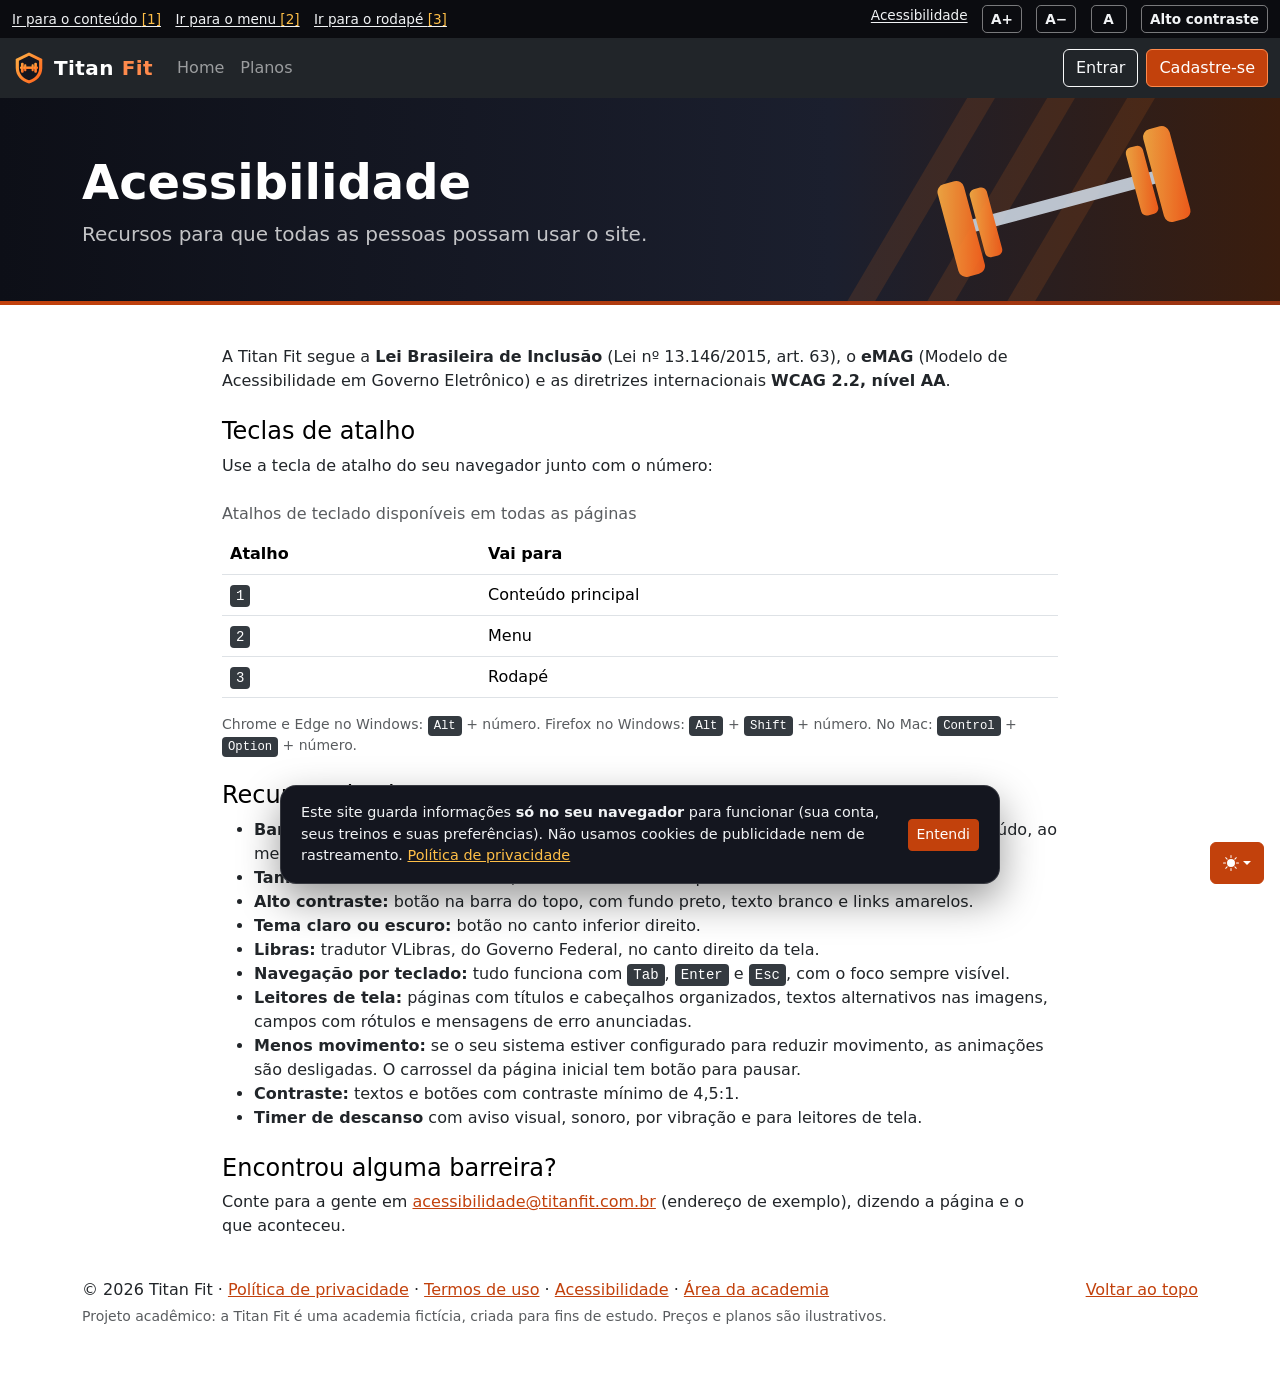
<file: acessibilidade.html>
<!doctype html>
<html lang="pt-BR" data-bs-theme="auto">
  <head>
    <meta charset="utf-8" />
    <meta name="viewport" content="width=device-width, initial-scale=1" />
    <meta name="description" content="Titan Fit: academia com app de treino para os alunos." />
    <title>Acessibilidade | Titan Fit</title>
    <script src="./assets/js/color-modes.js?v=583d704322"></script>
    <script>document.documentElement.classList.add("js");try{var f=+localStorage.getItem("academia_fonte")||0;if(f)document.documentElement.style.fontSize=(100+f*12.5)+"%";if(localStorage.getItem("academia_alto_contraste")==="1")document.documentElement.classList.add("alto-contraste")}catch(e){}</script>
    <link href="./assets/dist/css/bootstrap.min.css" rel="stylesheet" />
    <meta name="theme-color" content="#ff6a1a" />
    <link rel="icon" href="./assets/img/logo.svg" type="image/svg+xml" />
    <link href="./assets/style/carousel.css?v=dab0f441b4" rel="stylesheet" />
    <link href="./assets/style/style.css?v=88911b43f5" rel="stylesheet" />
  </head>
  <body>
    <div class="barra-acessibilidade" role="region" aria-label="Recursos de acessibilidade">
      <div class="container-fluid d-flex flex-wrap justify-content-between align-items-center gap-1">
        <ul class="atalhos">
          <li><a href="#conteudo" accesskey="1">Ir para o conteúdo <span aria-hidden="true">[1]</span></a></li>
          <li><a href="#menu-principal" accesskey="2">Ir para o menu <span aria-hidden="true">[2]</span></a></li>
          <li><a href="#rodape" accesskey="3">Ir para o rodapé <span aria-hidden="true">[3]</span></a></li>
        </ul>
        <ul class="ajustes">
          <li><a href="acessibilidade.html">Acessibilidade</a></li>
          <li><button type="button" data-fonte="1">A+<span class="visually-hidden"> (aumentar o texto)</span></button></li>
          <li><button type="button" data-fonte="-1">A&minus;<span class="visually-hidden"> (diminuir o texto)</span></button></li>
          <li><button type="button" data-fonte="0">A<span class="visually-hidden"> (tamanho padrão do texto)</span></button></li>
          <li><button type="button" data-alto-contraste aria-pressed="false">Alto contraste</button></li>
        </ul>
      </div>
    </div>
    <svg xmlns="http://www.w3.org/2000/svg" class="d-none">
      <symbol id="check2" viewBox="0 0 16 16">
        <path
          d="M13.854 3.646a.5.5 0 0 1 0 .708l-7 7a.5.5 0 0 1-.708 0l-3.5-3.5a.5.5 0 1 1 .708-.708L6.5 10.293l6.646-6.647a.5.5 0 0 1 .708 0z"
        ></path>
      </symbol>
      <symbol id="circle-half" viewBox="0 0 16 16">
        <path
          d="M8 15A7 7 0 1 0 8 1v14zm0 1A8 8 0 1 1 8 0a8 8 0 0 1 0 16z"
        ></path>
      </symbol>
      <symbol id="moon-stars-fill" viewBox="0 0 16 16">
        <path
          d="M6 .278a.768.768 0 0 1 .08.858 7.208 7.208 0 0 0-.878 3.46c0 4.021 3.278 7.277 7.318 7.277.527 0 1.04-.055 1.533-.16a.787.787 0 0 1 .81.316.733.733 0 0 1-.031.893A8.349 8.349 0 0 1 8.344 16C3.734 16 0 12.286 0 7.71 0 4.266 2.114 1.312 5.124.06A.752.752 0 0 1 6 .278z"
        ></path>
        <path
          d="M10.794 3.148a.217.217 0 0 1 .412 0l.387 1.162c.173.518.579.924 1.097 1.097l1.162.387a.217.217 0 0 1 0 .412l-1.162.387a1.734 1.734 0 0 0-1.097 1.097l-.387 1.162a.217.217 0 0 1-.412 0l-.387-1.162A1.734 1.734 0 0 0 9.31 6.593l-1.162-.387a.217.217 0 0 1 0-.412l1.162-.387a1.734 1.734 0 0 0 1.097-1.097l.387-1.162zM13.863.099a.145.145 0 0 1 .274 0l.258.774c.115.346.386.617.732.732l.774.258a.145.145 0 0 1 0 .274l-.774.258a1.156 1.156 0 0 0-.732.732l-.258.774a.145.145 0 0 1-.274 0l-.258-.774a1.156 1.156 0 0 0-.732-.732l-.774-.258a.145.145 0 0 1 0-.274l.774-.258c.346-.115.617-.386.732-.732L13.863.1z"
        ></path>
      </symbol>
      <symbol id="sun-fill" viewBox="0 0 16 16">
        <path
          d="M8 12a4 4 0 1 0 0-8 4 4 0 0 0 0 8zM8 0a.5.5 0 0 1 .5.5v2a.5.5 0 0 1-1 0v-2A.5.5 0 0 1 8 0zm0 13a.5.5 0 0 1 .5.5v2a.5.5 0 0 1-1 0v-2A.5.5 0 0 1 8 13zm8-5a.5.5 0 0 1-.5.5h-2a.5.5 0 0 1 0-1h2a.5.5 0 0 1 .5.5zM3 8a.5.5 0 0 1-.5.5h-2a.5.5 0 0 1 0-1h2A.5.5 0 0 1 3 8zm10.657-5.657a.5.5 0 0 1 0 .707l-1.414 1.415a.5.5 0 1 1-.707-.708l1.414-1.414a.5.5 0 0 1 .707 0zm-9.193 9.193a.5.5 0 0 1 0 .707L3.05 13.657a.5.5 0 0 1-.707-.707l1.414-1.414a.5.5 0 0 1 .707 0zm9.193 2.121a.5.5 0 0 1-.707 0l-1.414-1.414a.5.5 0 0 1 .707-.707l1.414 1.414a.5.5 0 0 1 0 .707zM4.464 4.465a.5.5 0 0 1-.707 0L2.343 3.05a.5.5 0 1 1 .707-.707l1.414 1.414a.5.5 0 0 1 0 .708z"
        ></path>
      </symbol>
    </svg>
    <div
      class="dropdown position-fixed bottom-0 end-0 mb-3 me-3 bd-mode-toggle"
    >
      <button
        class="btn btn-bd-primary py-2 dropdown-toggle d-flex align-items-center"
        id="bd-theme"
        type="button"
        aria-expanded="false"
        data-bs-toggle="dropdown"
        aria-label="Alternar tema (automático)"
      >
        <svg class="bi my-1 theme-icon-active" aria-hidden="true">
          <use href="#circle-half"></use>
        </svg>
        <span class="visually-hidden" id="bd-theme-text">Alternar tema</span>
      </button>
      <ul
        class="dropdown-menu dropdown-menu-end shadow"
        aria-labelledby="bd-theme-text"
      >
        <li>
          <button
            type="button"
            class="dropdown-item d-flex align-items-center"
            data-bs-theme-value="light"
            aria-pressed="false"
          >
            <svg class="bi me-2 opacity-50" aria-hidden="true">
              <use href="#sun-fill"></use>
            </svg>
            Claro
            <svg class="bi ms-auto d-none" aria-hidden="true">
              <use href="#check2"></use>
            </svg>
          </button>
        </li>
        <li>
          <button
            type="button"
            class="dropdown-item d-flex align-items-center"
            data-bs-theme-value="dark"
            aria-pressed="false"
          >
            <svg class="bi me-2 opacity-50" aria-hidden="true">
              <use href="#moon-stars-fill"></use>
            </svg>
            Escuro
            <svg class="bi ms-auto d-none" aria-hidden="true">
              <use href="#check2"></use>
            </svg>
          </button>
        </li>
        <li>
          <button
            type="button"
            class="dropdown-item d-flex align-items-center active"
            data-bs-theme-value="auto"
            aria-pressed="true"
          >
            <svg class="bi me-2 opacity-50" aria-hidden="true">
              <use href="#circle-half"></use>
            </svg>
            Automático
            <svg class="bi ms-auto d-none" aria-hidden="true">
              <use href="#check2"></use>
            </svg>
          </button>
        </li>
      </ul>
    </div>
    
    <header data-bs-theme="dark">
      <nav id="menu-principal" aria-label="Menu principal" class="navbar navbar-expand-md navbar-dark sticky-top bg-dark">
        <div class="container-fluid">
          <a class="navbar-brand d-flex align-items-center gap-2" href="index.html"><img src="./assets/img/logo.svg" alt="" width="34" height="34" class="logo-marca" />Titan <span class="text-laranja">Fit</span></a>
          <button class="navbar-toggler" type="button" data-bs-toggle="collapse" data-bs-target="#navbarCollapse" aria-controls="navbarCollapse" aria-expanded="false" aria-label="Abrir menu">
            <span class="navbar-toggler-icon"></span>
          </button>
          <div class="collapse navbar-collapse" id="navbarCollapse">
            <ul class="navbar-nav me-auto mb-2 mb-md-0">
              <li class="nav-item"><a class="nav-link" href="index.html">Home</a></li>
              <li class="nav-item"><a class="nav-link" href="planos.html">Planos</a></li>
            </ul>
            <div class="d-flex gap-2" data-visitante>
              <a class="btn btn-outline-light" href="entrar.html">Entrar</a>
              <a class="btn btn-primary" href="Cadastro_alunos.html">Cadastre-se</a>
            </div>
            <div class="d-none gap-2" data-logado>
              <a class="btn btn-primary" href="app.html">Meu treino</a>
            </div>
          </div>
        </div>
      </nav>
    </header>
    <main id="conteudo" tabindex="-1">

     
      <section class="banner-pagina">
        <div class="container">
          <h1 class="display-5 fw-bold">Acessibilidade</h1>
          <p class="lead mb-0">Recursos para que todas as pessoas possam usar o site.</p>
        </div>
      </section>
      <div class="container marketing texto-legal">
        <p>A Titan Fit segue a <strong>Lei Brasileira de Inclusão</strong> (Lei nº 13.146/2015, art. 63), o <strong>eMAG</strong> (Modelo de Acessibilidade em Governo Eletrônico) e as diretrizes internacionais <strong>WCAG 2.2, nível AA</strong>.</p>

        <h2 class="h4 mt-4">Teclas de atalho</h2>
        <p>Use a tecla de atalho do seu navegador junto com o número:</p>
        <div class="table-responsive">
          <table class="table">
            <caption>Atalhos de teclado disponíveis em todas as páginas</caption>
            <thead><tr><th scope="col">Atalho</th><th scope="col">Vai para</th></tr></thead>
            <tbody>
              <tr><td><kbd>1</kbd></td><td>Conteúdo principal</td></tr>
              <tr><td><kbd>2</kbd></td><td>Menu</td></tr>
              <tr><td><kbd>3</kbd></td><td>Rodapé</td></tr>
            </tbody>
          </table>
        </div>
        <p class="small text-body-secondary">Chrome e Edge no Windows: <kbd>Alt</kbd> + número. Firefox no Windows: <kbd>Alt</kbd> + <kbd>Shift</kbd> + número. No Mac: <kbd>Control</kbd> + <kbd>Option</kbd> + número.</p>

        <h2 class="h4 mt-4">Recursos do site</h2>
        <ul>
          <li><strong>Barra de acessibilidade</strong> no topo de todas as páginas, com links para pular direto ao conteúdo, ao menu e ao rodapé.</li>
          <li><strong>Tamanho do texto:</strong> botões A+, A&minus; e A na barra do topo. A escolha fica salva.</li>
          <li><strong>Alto contraste:</strong> botão na barra do topo, com fundo preto, texto branco e links amarelos.</li>
          <li><strong>Tema claro ou escuro:</strong> botão no canto inferior direito.</li>
          <li><strong>Libras:</strong> tradutor VLibras, do Governo Federal, no canto direito da tela.</li>
          <li><strong>Navegação por teclado:</strong> tudo funciona com <kbd>Tab</kbd>, <kbd>Enter</kbd> e <kbd>Esc</kbd>, com o foco sempre visível.</li>
          <li><strong>Leitores de tela:</strong> páginas com títulos e cabeçalhos organizados, textos alternativos nas imagens, campos com rótulos e mensagens de erro anunciadas.</li>
          <li><strong>Menos movimento:</strong> se o seu sistema estiver configurado para reduzir movimento, as animações são desligadas. O carrossel da página inicial tem botão para pausar.</li>
          <li><strong>Contraste:</strong> textos e botões com contraste mínimo de 4,5:1.</li>
          <li><strong>Timer de descanso</strong> com aviso visual, sonoro, por vibração e para leitores de tela.</li>
        </ul>

        <h2 class="h4 mt-4">Encontrou alguma barreira?</h2>
        <p>Conte para a gente em <a href="mailto:acessibilidade@titanfit.com.br">acessibilidade@titanfit.com.br</a> (endereço de exemplo), dizendo a página e o que aconteceu.</p>
      </div>
      <br />
      <!-- FOOTER -->
      <footer class="container rodape" id="rodape">
        <p class="float-end"><a href="#conteudo">Voltar ao topo</a></p>
        <p class="mb-1">&copy; 2026 Titan Fit &middot; <a href="privacidade.html">Política de privacidade</a> &middot; <a href="termos.html">Termos de uso</a> &middot; <a href="acessibilidade.html">Acessibilidade</a> &middot; <a href="gestao.html">Área da academia</a></p>
        <p class="small text-body-secondary mb-0">Projeto acadêmico: a Titan Fit é uma academia fictícia, criada para fins de estudo. Preços e planos são ilustrativos.</p>
      </footer>
    </main>
    <script src="./assets/dist/js/bootstrap.bundle.min.js"></script>
    <script src="./assets/js/app.js?v=62fe3fc602"></script>
  </body>
</html>
</file>
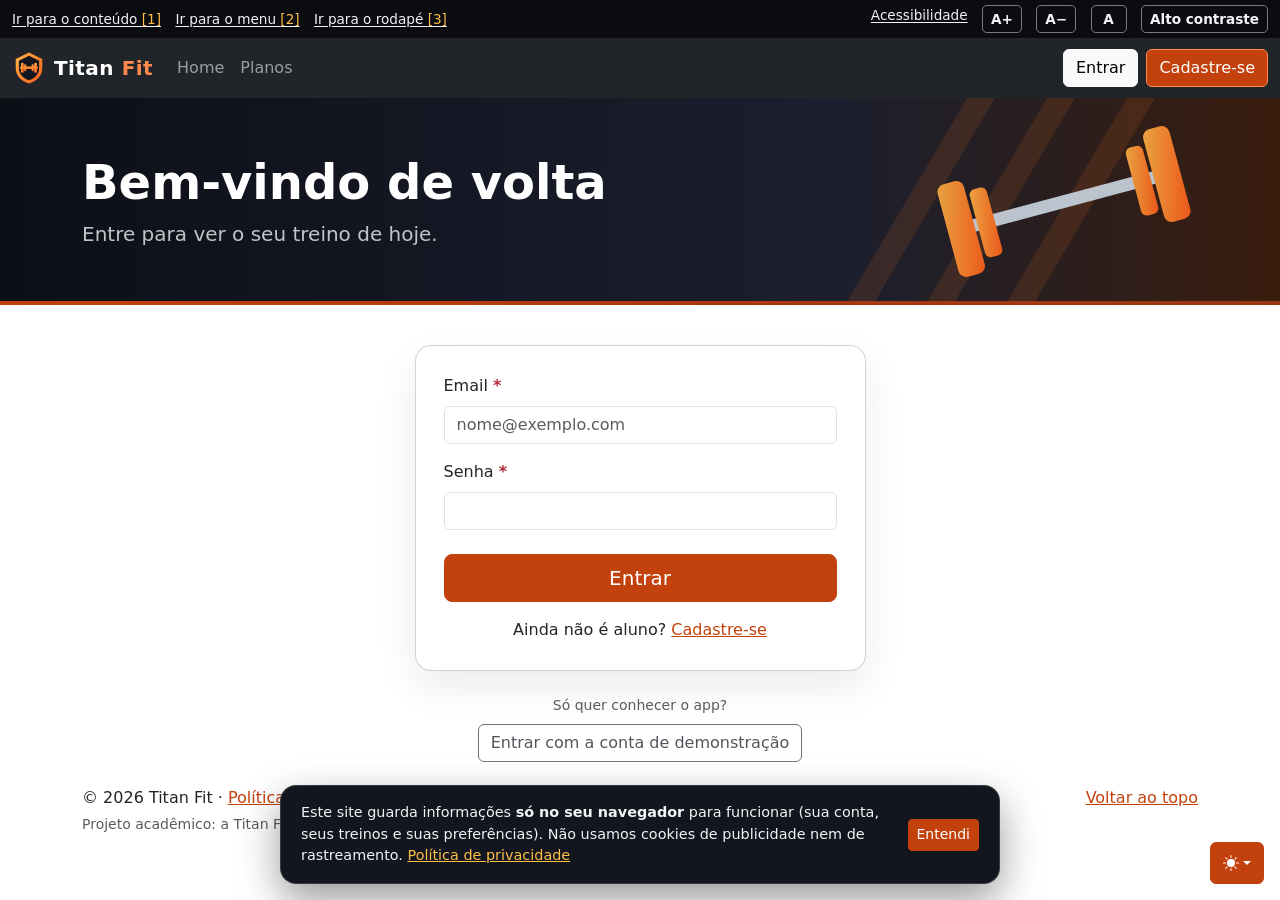
<file: app.html>
<!doctype html>
<html lang="pt-BR" data-bs-theme="auto">
  <head>
    <meta charset="utf-8" />
    <meta name="viewport" content="width=device-width, initial-scale=1, viewport-fit=cover" />
    <title>Meu treino | Titan Fit</title>
    <script src="./assets/js/color-modes.js?v=583d704322"></script>
    <script>document.documentElement.classList.add("js");try{var f=+localStorage.getItem("academia_fonte")||0;if(f)document.documentElement.style.fontSize=(100+f*12.5)+"%";if(localStorage.getItem("academia_alto_contraste")==="1")document.documentElement.classList.add("alto-contraste")}catch(e){}</script>
    <script>try { if (!localStorage.getItem("academia_sessao_aluno")) location.replace("entrar.html") } catch (e) { location.replace("entrar.html") }</script>
    <link href="./assets/dist/css/bootstrap.min.css" rel="stylesheet" />
    <meta name="theme-color" content="#14161f" />
    <link rel="icon" href="./assets/img/logo.svg" type="image/svg+xml" />
    <link href="./assets/style/style.css?v=88911b43f5" rel="stylesheet" />
  </head>
  <body class="app-corpo">
    <svg xmlns="http://www.w3.org/2000/svg" class="d-none" aria-hidden="true"><symbol id="i-house-door" viewBox="0 0 16 16"><path d="M8.354 1.146a.5.5 0 0 0-.708 0l-6 6A.5.5 0 0 0 1.5 7.5v7a.5.5 0 0 0 .5.5h4.5a.5.5 0 0 0 .5-.5v-4h2v4a.5.5 0 0 0 .5.5H14a.5.5 0 0 0 .5-.5v-7a.5.5 0 0 0-.146-.354L13 5.793V2.5a.5.5 0 0 0-.5-.5h-1a.5.5 0 0 0-.5.5v1.293zM2.5 14V7.707l5.5-5.5 5.5 5.5V14H10v-4a.5.5 0 0 0-.5-.5h-3a.5.5 0 0 0-.5.5v4z"/></symbol><symbol id="i-clipboard2-check" viewBox="0 0 16 16"><path d="M9.5 0a.5.5 0 0 1 .5.5.5.5 0 0 0 .5.5.5.5 0 0 1 .5.5V2a.5.5 0 0 1-.5.5h-5A.5.5 0 0 1 5 2v-.5a.5.5 0 0 1 .5-.5.5.5 0 0 0 .5-.5.5.5 0 0 1 .5-.5z"/>
  <path d="M3 2.5a.5.5 0 0 1 .5-.5H4a.5.5 0 0 0 0-1h-.5A1.5 1.5 0 0 0 2 2.5v12A1.5 1.5 0 0 0 3.5 16h9a1.5 1.5 0 0 0 1.5-1.5v-12A1.5 1.5 0 0 0 12.5 1H12a.5.5 0 0 0 0 1h.5a.5.5 0 0 1 .5.5v12a.5.5 0 0 1-.5.5h-9a.5.5 0 0 1-.5-.5z"/>
  <path d="M10.854 7.854a.5.5 0 0 0-.708-.708L7.5 9.793 6.354 8.646a.5.5 0 1 0-.708.708l1.5 1.5a.5.5 0 0 0 .708 0z"/></symbol><symbol id="i-graph-up-arrow" viewBox="0 0 16 16"><path fill-rule="evenodd" d="M0 0h1v15h15v1H0zm10 3.5a.5.5 0 0 1 .5-.5h4a.5.5 0 0 1 .5.5v4a.5.5 0 0 1-1 0V4.9l-3.613 4.417a.5.5 0 0 1-.74.037L7.06 6.767l-3.656 5.027a.5.5 0 0 1-.808-.588l4-5.5a.5.5 0 0 1 .758-.06l2.609 2.61L13.445 4H10.5a.5.5 0 0 1-.5-.5"/></symbol><symbol id="i-person" viewBox="0 0 16 16"><path d="M8 8a3 3 0 1 0 0-6 3 3 0 0 0 0 6m2-3a2 2 0 1 1-4 0 2 2 0 0 1 4 0m4 8c0 1-1 1-1 1H3s-1 0-1-1 1-4 6-4 6 3 6 4m-1-.004c-.001-.246-.154-.986-.832-1.664C11.516 10.68 10.289 10 8 10s-3.516.68-4.168 1.332c-.678.678-.83 1.418-.832 1.664z"/></symbol><symbol id="i-fire" viewBox="0 0 16 16"><path d="M8 16c3.314 0 6-2 6-5.5 0-1.5-.5-4-2.5-6 .25 1.5-1.25 2-1.25 2C11 4 9 .5 6 0c.357 2 .5 4-2 6-1.25 1-2 2.729-2 4.5C2 14 4.686 16 8 16m0-1c-1.657 0-3-1-3-2.75 0-.75.25-2 1.25-3C6.125 10 7 10.5 7 10.5c-.375-1.25.5-3.25 2-3.5-.179 1-.25 2 1 3 .625.5 1 1.364 1 2.25C11 14 9.657 15 8 15"/></symbol><symbol id="i-trophy-fill" viewBox="0 0 16 16"><path d="M2.5.5A.5.5 0 0 1 3 0h10a.5.5 0 0 1 .5.5q0 .807-.034 1.536a3 3 0 1 1-1.133 5.89c-.79 1.865-1.878 2.777-2.833 3.011v2.173l1.425.356c.194.048.377.135.537.255L13.3 15.1a.5.5 0 0 1-.3.9H3a.5.5 0 0 1-.3-.9l1.838-1.379c.16-.12.343-.207.537-.255L6.5 13.11v-2.173c-.955-.234-2.043-1.146-2.833-3.012a3 3 0 1 1-1.132-5.89A33 33 0 0 1 2.5.5m.099 2.54a2 2 0 0 0 .72 3.935c-.333-1.05-.588-2.346-.72-3.935m10.083 3.935a2 2 0 0 0 .72-3.935c-.133 1.59-.388 2.885-.72 3.935"/></symbol><symbol id="i-check-lg" viewBox="0 0 16 16"><path d="M12.736 3.97a.733.733 0 0 1 1.047 0c.286.289.29.756.01 1.05L7.88 12.01a.733.733 0 0 1-1.065.02L3.217 8.384a.757.757 0 0 1 0-1.06.733.733 0 0 1 1.047 0l3.052 3.093 5.4-6.425z"/></symbol><symbol id="i-arrow-left" viewBox="0 0 16 16"><path fill-rule="evenodd" d="M15 8a.5.5 0 0 0-.5-.5H2.707l3.147-3.146a.5.5 0 1 0-.708-.708l-4 4a.5.5 0 0 0 0 .708l4 4a.5.5 0 0 0 .708-.708L2.707 8.5H14.5A.5.5 0 0 0 15 8"/></symbol></svg>
    <div class="barra-acessibilidade" role="region" aria-label="Recursos de acessibilidade">
      <div class="container-fluid d-flex flex-wrap justify-content-between align-items-center gap-1">
        <ul class="atalhos">
          <li><a href="#conteudo" accesskey="1">Ir para o conteúdo <span aria-hidden="true">[1]</span></a></li>
          <li><a href="#menu-principal" accesskey="2">Ir para o menu <span aria-hidden="true">[2]</span></a></li>
        </ul>
        <ul class="ajustes">
          <li><a href="acessibilidade.html">Acessibilidade</a></li>
          <li><button type="button" data-fonte="1">A+<span class="visually-hidden"> (aumentar o texto)</span></button></li>
          <li><button type="button" data-fonte="-1">A&minus;<span class="visually-hidden"> (diminuir o texto)</span></button></li>
          <li><button type="button" data-fonte="0">A<span class="visually-hidden"> (tamanho padrão do texto)</span></button></li>
          <li><button type="button" data-alto-contraste aria-pressed="false">Alto contraste</button></li>
        </ul>
      </div>
    </div>
    <svg xmlns="http://www.w3.org/2000/svg" class="d-none">
      <symbol id="check2" viewBox="0 0 16 16">
        <path
          d="M13.854 3.646a.5.5 0 0 1 0 .708l-7 7a.5.5 0 0 1-.708 0l-3.5-3.5a.5.5 0 1 1 .708-.708L6.5 10.293l6.646-6.647a.5.5 0 0 1 .708 0z"
        ></path>
      </symbol>
      <symbol id="circle-half" viewBox="0 0 16 16">
        <path
          d="M8 15A7 7 0 1 0 8 1v14zm0 1A8 8 0 1 1 8 0a8 8 0 0 1 0 16z"
        ></path>
      </symbol>
      <symbol id="moon-stars-fill" viewBox="0 0 16 16">
        <path
          d="M6 .278a.768.768 0 0 1 .08.858 7.208 7.208 0 0 0-.878 3.46c0 4.021 3.278 7.277 7.318 7.277.527 0 1.04-.055 1.533-.16a.787.787 0 0 1 .81.316.733.733 0 0 1-.031.893A8.349 8.349 0 0 1 8.344 16C3.734 16 0 12.286 0 7.71 0 4.266 2.114 1.312 5.124.06A.752.752 0 0 1 6 .278z"
        ></path>
        <path
          d="M10.794 3.148a.217.217 0 0 1 .412 0l.387 1.162c.173.518.579.924 1.097 1.097l1.162.387a.217.217 0 0 1 0 .412l-1.162.387a1.734 1.734 0 0 0-1.097 1.097l-.387 1.162a.217.217 0 0 1-.412 0l-.387-1.162A1.734 1.734 0 0 0 9.31 6.593l-1.162-.387a.217.217 0 0 1 0-.412l1.162-.387a1.734 1.734 0 0 0 1.097-1.097l.387-1.162zM13.863.099a.145.145 0 0 1 .274 0l.258.774c.115.346.386.617.732.732l.774.258a.145.145 0 0 1 0 .274l-.774.258a1.156 1.156 0 0 0-.732.732l-.258.774a.145.145 0 0 1-.274 0l-.258-.774a1.156 1.156 0 0 0-.732-.732l-.774-.258a.145.145 0 0 1 0-.274l.774-.258c.346-.115.617-.386.732-.732L13.863.1z"
        ></path>
      </symbol>
      <symbol id="sun-fill" viewBox="0 0 16 16">
        <path
          d="M8 12a4 4 0 1 0 0-8 4 4 0 0 0 0 8zM8 0a.5.5 0 0 1 .5.5v2a.5.5 0 0 1-1 0v-2A.5.5 0 0 1 8 0zm0 13a.5.5 0 0 1 .5.5v2a.5.5 0 0 1-1 0v-2A.5.5 0 0 1 8 13zm8-5a.5.5 0 0 1-.5.5h-2a.5.5 0 0 1 0-1h2a.5.5 0 0 1 .5.5zM3 8a.5.5 0 0 1-.5.5h-2a.5.5 0 0 1 0-1h2A.5.5 0 0 1 3 8zm10.657-5.657a.5.5 0 0 1 0 .707l-1.414 1.415a.5.5 0 1 1-.707-.708l1.414-1.414a.5.5 0 0 1 .707 0zm-9.193 9.193a.5.5 0 0 1 0 .707L3.05 13.657a.5.5 0 0 1-.707-.707l1.414-1.414a.5.5 0 0 1 .707 0zm9.193 2.121a.5.5 0 0 1-.707 0l-1.414-1.414a.5.5 0 0 1 .707-.707l1.414 1.414a.5.5 0 0 1 0 .707zM4.464 4.465a.5.5 0 0 1-.707 0L2.343 3.05a.5.5 0 1 1 .707-.707l1.414 1.414a.5.5 0 0 1 0 .708z"
        ></path>
      </symbol>
    </svg>
    <div
      class="dropdown position-fixed bottom-0 end-0 mb-3 me-3 bd-mode-toggle"
    >
      <button
        class="btn btn-bd-primary py-2 dropdown-toggle d-flex align-items-center"
        id="bd-theme"
        type="button"
        aria-expanded="false"
        data-bs-toggle="dropdown"
        aria-label="Alternar tema (automático)"
      >
        <svg class="bi my-1 theme-icon-active" aria-hidden="true">
          <use href="#circle-half"></use>
        </svg>
        <span class="visually-hidden" id="bd-theme-text">Alternar tema</span>
      </button>
      <ul
        class="dropdown-menu dropdown-menu-end shadow"
        aria-labelledby="bd-theme-text"
      >
        <li>
          <button
            type="button"
            class="dropdown-item d-flex align-items-center"
            data-bs-theme-value="light"
            aria-pressed="false"
          >
            <svg class="bi me-2 opacity-50" aria-hidden="true">
              <use href="#sun-fill"></use>
            </svg>
            Claro
            <svg class="bi ms-auto d-none" aria-hidden="true">
              <use href="#check2"></use>
            </svg>
          </button>
        </li>
        <li>
          <button
            type="button"
            class="dropdown-item d-flex align-items-center"
            data-bs-theme-value="dark"
            aria-pressed="false"
          >
            <svg class="bi me-2 opacity-50" aria-hidden="true">
              <use href="#moon-stars-fill"></use>
            </svg>
            Escuro
            <svg class="bi ms-auto d-none" aria-hidden="true">
              <use href="#check2"></use>
            </svg>
          </button>
        </li>
        <li>
          <button
            type="button"
            class="dropdown-item d-flex align-items-center active"
            data-bs-theme-value="auto"
            aria-pressed="true"
          >
            <svg class="bi me-2 opacity-50" aria-hidden="true">
              <use href="#circle-half"></use>
            </svg>
            Automático
            <svg class="bi ms-auto d-none" aria-hidden="true">
              <use href="#check2"></use>
            </svg>
          </button>
        </li>
      </ul>
    </div>
    
    
    <header class="app-topo" data-bs-theme="dark">
      <div class="app-largura d-flex align-items-center justify-content-between">
        <a href="index.html" class="d-flex align-items-center gap-2 text-white text-decoration-none fw-bold" aria-label="Titan Fit, página inicial">
          <img src="./assets/img/logo.svg" alt="" width="30" height="30" />Titan <span class="text-laranja">Fit</span>
        </a>
        <span class="app-chama" id="chama"><svg class="bi me-1" width="1em" height="1em" aria-hidden="true" focusable="false"><use href="#i-fire"></use></svg><span id="chama-dias">0</span><span class="visually-hidden"> dias seguidos treinando</span></span>
      </div>
    </header>

    <div class="app-layout">
      <nav class="app-nav" id="menu-principal" aria-label="Navegação do app">
        <div class="app-largura d-flex">
          <button type="button" data-ir="hoje" class="ativo"><svg class="bi icone-nav" width="1em" height="1em" aria-hidden="true" focusable="false"><use href="#i-house-door"></use></svg>Hoje</button>
          <button type="button" data-ir="treinos"><svg class="bi icone-nav" width="1em" height="1em" aria-hidden="true" focusable="false"><use href="#i-clipboard2-check"></use></svg>Treinos</button>
          <button type="button" data-ir="progresso"><svg class="bi icone-nav" width="1em" height="1em" aria-hidden="true" focusable="false"><use href="#i-graph-up-arrow"></use></svg>Progresso</button>
          <button type="button" data-ir="perfil"><svg class="bi icone-nav" width="1em" height="1em" aria-hidden="true" focusable="false"><use href="#i-person"></use></svg>Perfil</button>
        </div>
      </nav>
    <main class="app-largura app-conteudo" id="conteudo" tabindex="-1">
      <!-- HOJE -->
      <section class="app-tela" id="tela-hoje" data-tela="hoje">
        <h1 tabindex="-1" data-titulo-tela class="h3 fw-bold mb-1" id="saudacao">Olá!</h1>
        <p class="text-body-secondary mb-4" id="resumo-plano"></p>

        <div class="hoje-grid">
        <div class="hoje-col-a">
        <div class="cartao-treino-dia mb-4">
          <small class="text-uppercase opacity-75">Treino de hoje</small>
          <h2 class="h4 fw-bold my-1" id="hoje-titulo">Treino A</h2>
          <p class="mb-3 opacity-75" id="hoje-info"></p>
          <button type="button" class="btn btn-light btn-lg fw-semibold" id="botao-iniciar">Iniciar treino</button>
        </div>

        <div class="row g-3 mb-4">
          <div class="col-4"><div class="mini-stat"><strong id="stat-semana">0</strong><span>esta semana</span></div></div>
          <div class="col-4"><div class="mini-stat"><strong id="stat-total">0</strong><span>treinos</span></div></div>
          <div class="col-4"><div class="mini-stat"><strong id="stat-minutos">0</strong><span>minutos</span></div></div>
        </div>

        </div>
        <div class="hoje-col-b">
        <h2 class="h6 text-uppercase text-body-secondary">Esta semana</h2>
        <div class="semana mb-4" id="semana"></div>

        <h2 class="h6 text-uppercase text-body-secondary">Últimos treinos</h2>
        <ul class="list-group mb-4" id="historico"></ul>
        </div>
        </div>
      </section>

      <!-- TREINO EM ANDAMENTO -->
      <section class="app-tela d-none" id="tela-execucao" data-tela="execucao">
        <div class="d-flex justify-content-between align-items-center mb-2">
          <button type="button" class="btn btn-link link-laranja px-0" id="botao-pausar"><svg class="bi me-1" width="1em" height="1em" aria-hidden="true" focusable="false"><use href="#i-arrow-left"></use></svg>Voltar</button>
          <span class="cronometro" id="cronometro" aria-label="Tempo de treino">00:00</span>
        </div>
        <h1 tabindex="-1" data-titulo-tela class="h4 fw-bold mb-1" id="exec-titulo"></h1>
        <p class="text-body-secondary small mb-2" id="exec-dica">Toque em cada série quando terminar. O descanso começa sozinho.</p>
        <div class="progress mb-4" role="progressbar" aria-label="Progresso do treino" aria-valuemin="0" aria-valuemax="100" aria-valuenow="0" id="exec-progresso-barra" style="height: .6rem">
          <div class="progress-bar barra-laranja" id="exec-progresso" style="width: 0%"></div>
        </div>
        <div id="exec-exercicios"></div>
        <div class="d-grid gap-2 my-4">
          <button type="button" class="btn btn-primary btn-lg" id="botao-finalizar">Finalizar treino</button>
          <button type="button" class="btn btn-outline-danger" id="botao-cancelar">Cancelar treino</button>
        </div>
      </section>

      <!-- TREINOS -->
      <section class="app-tela d-none" id="tela-treinos" data-tela="treinos">
        <h1 tabindex="-1" data-titulo-tela class="h3 fw-bold mb-1">Meus treinos</h1>
        <p class="text-body-secondary" id="treinos-info"></p>
        <ul class="nav nav-pills mb-3" id="abas-fichas" aria-label="Escolha a ficha de treino"></ul>
        <div id="ficha-detalhe"></div>
      </section>

      <!-- PROGRESSO -->
      <section class="app-tela d-none" id="tela-progresso" data-tela="progresso">
        <h1 tabindex="-1" data-titulo-tela class="h3 fw-bold mb-3">Progresso</h1>
        <div class="grade-2">
        <div class="cartao-form mb-4">
          <h2 class="h6 text-uppercase text-body-secondary mb-3">Treinos por semana</h2>
          <div class="grafico-semanas" id="grafico-semanas"></div>
        </div>
        <div class="cartao-form mb-4">
          <div class="d-flex justify-content-between align-items-center mb-3">
            <h2 class="h6 text-uppercase text-body-secondary mb-0">Peso</h2>
            <span class="small text-body-secondary" id="peso-variacao"></span>
          </div>
          <div id="consentimento-peso" class="d-none">
            <p class="mb-2"><strong>O peso é um dado de saúde.</strong> Pela LGPD, ele só é guardado com a sua autorização. Ele fica apenas neste aparelho e você pode apagar quando quiser.</p>
            <div class="form-check mb-2">
              <input class="form-check-input" type="checkbox" id="autoriza-peso" />
              <label class="form-check-label" for="autoriza-peso">Autorizo guardar o meu peso para acompanhar a minha evolução.</label>
            </div>
            <button type="button" class="btn btn-primary btn-sm" id="botao-autoriza-peso">Confirmar</button>
          </div>
          <div id="area-peso">
          <div id="grafico-peso" class="mb-3"></div>
          <form class="d-flex flex-wrap gap-2" id="form-peso" novalidate>
            <label for="peso" class="visually-hidden">Seu peso hoje, em quilos</label>
            <input type="text" inputmode="decimal" class="form-control flex-grow-1 w-auto" id="peso" placeholder="Seu peso hoje (kg), ex.: 80,5" required autocomplete="off" aria-describedby="peso-erro" />
            <div class="invalid-feedback order-last w-100" id="peso-erro">Informe um peso entre 30 e 300 kg.</div>
            <button type="submit" class="btn btn-primary text-nowrap">Registrar</button>
          </form>
          <button type="button" class="btn btn-link btn-sm px-0 mt-2" id="botao-revogar-peso">Apagar meus registros de peso e retirar a autorização</button>
          </div>
        </div>
        </div>
      </section>

      <!-- PERFIL -->
      <section class="app-tela d-none" id="tela-perfil" data-tela="perfil">
        <h1 tabindex="-1" data-titulo-tela class="h3 fw-bold mb-3">Perfil</h1>
        <div id="mensagem" class="alert d-none" role="alert"></div>
        <div class="grade-2">
        <div>
        <div class="cartao-form mb-3">
          <div class="d-flex align-items-center gap-3 mb-3">
            <div class="avatar" id="avatar" aria-hidden="true">?</div>
            <div>
              <strong id="perfil-nome"></strong><br />
              <span class="text-body-secondary small" id="perfil-email"></span>
            </div>
          </div>
          <dl class="row small mb-0" id="perfil-dados"></dl>
        </div>
        <form class="cartao-form mb-3" id="form-perfil" novalidate>
          <h2 class="h6 text-uppercase text-body-secondary mb-3">Ajustar meu treino</h2>
          <div class="row g-3">
            <div class="col-6">
              <label class="form-label" for="perfil-objetivo">Objetivo</label>
              <select class="form-select" id="perfil-objetivo"><option>Hipertrofia</option><option>Emagrecimento</option><option>Condicionamento</option></select>
            </div>
            <div class="col-6">
              <label class="form-label" for="perfil-nivel">Nível</label>
              <select class="form-select" id="perfil-nivel"><option>Iniciante</option><option>Intermediário</option><option>Avançado</option></select>
            </div>
          </div>
          <button type="submit" class="btn btn-primary mt-3">Salvar</button>
        </form>
        <section class="cartao-form mb-3" aria-labelledby="titulo-aparencia">
          <h2 class="h6 text-uppercase text-body-secondary mb-3" id="titulo-aparencia">Aparência</h2>
          <div class="btn-group w-100" role="group" aria-label="Tema do app">
            <button type="button" class="btn btn-outline-secondary" data-bs-theme-value="light" data-tema-perfil aria-pressed="false">Claro</button>
            <button type="button" class="btn btn-outline-secondary" data-bs-theme-value="dark" data-tema-perfil aria-pressed="false">Escuro</button>
            <button type="button" class="btn btn-outline-secondary" data-bs-theme-value="auto" data-tema-perfil aria-pressed="false">Automático</button>
          </div>
        </section>
        </div>
        <div>
        <form class="cartao-form mb-3" id="form-corrigir" novalidate>
          <h2 class="h6 text-uppercase text-body-secondary mb-3">Corrigir meus dados</h2>
          <div class="mb-2">
            <label class="form-label" for="corrigir-nome">Nome completo</label>
            <input type="text" class="form-control" id="corrigir-nome" required minlength="3" autocomplete="name" />
            <div class="invalid-feedback">Informe o nome completo.</div>
          </div>
          <div class="mb-2">
            <label class="form-label" for="corrigir-email">Email</label>
            <input type="email" class="form-control" id="corrigir-email" required autocomplete="email" />
            <div class="invalid-feedback" id="corrigir-email-erro">Informe um email válido.</div>
          </div>
          <div class="mb-2">
            <label class="form-label" for="corrigir-telefone">Telefone</label>
            <input type="tel" class="form-control" id="corrigir-telefone" required inputmode="numeric" maxlength="15" pattern="\(\d{2}\) \d{4,5}-\d{4}" autocomplete="tel" />
            <div class="invalid-feedback">Informe o telefone com DDD.</div>
          </div>
          <p class="small text-body-secondary mb-2">Para corrigir o CPF, fale com a recepção.</p>
          <button type="submit" class="btn btn-primary">Salvar correções</button>
        </form>
        <section class="cartao-form mb-3" aria-labelledby="titulo-meus-dados">
          <h2 class="h6 text-uppercase text-body-secondary mb-2" id="titulo-meus-dados">Meus dados (LGPD)</h2>
          <p class="small mb-2" id="info-consentimentos"></p>
          <p class="small mb-3">Seus direitos estão na <a href="privacidade.html">Política de privacidade</a>.</p>
          <button type="button" class="btn btn-outline-secondary btn-sm" id="botao-baixar-dados">Baixar meus dados (arquivo JSON)</button>
        </section>
        <div class="d-grid gap-2">
          <button type="button" class="btn btn-outline-secondary" id="botao-sair">Sair da conta</button>
          <button type="button" class="btn btn-link text-danger" id="botao-excluir-conta">Excluir minha conta</button>
        </div>
        </div>
        </div>
      </section>
      <p class="small text-center text-body-secondary mt-4 mb-0"><a href="privacidade.html">Privacidade</a> · <a href="termos.html">Termos</a> · <a href="acessibilidade.html">Acessibilidade</a></p>
    </main>
    </div>

    <div class="visually-hidden" aria-live="assertive" id="anuncio"></div>

    <!-- Descanso -->
    <div class="descanso d-none" id="descanso" role="dialog" aria-modal="true" aria-labelledby="descanso-titulo" aria-describedby="descanso-proximo">
      <div class="descanso-caixa">
        <p class="text-uppercase small mb-2 opacity-75" id="descanso-titulo">Descanso</p>
        <div class="anel">
          <svg viewBox="0 0 120 120" aria-hidden="true"><circle cx="60" cy="60" r="52" class="anel-fundo"/><circle cx="60" cy="60" r="52" class="anel-valor" id="anel-valor"/></svg>
          <strong id="descanso-tempo" role="timer" aria-live="off">0:00</strong>
        </div>
        <p class="mt-3 mb-3" id="descanso-proximo"></p>
        <div class="d-flex gap-2 justify-content-center">
          <button type="button" class="btn btn-outline-light" id="descanso-mais">+15s<span class="visually-hidden"> (mais 15 segundos de descanso)</span></button>
          <button type="button" class="btn btn-light" id="descanso-pular">Pular descanso</button>
        </div>
      </div>
    </div>

    <!-- Comemoração -->
    <div class="comemoracao d-none" id="comemoracao" role="dialog" aria-modal="true" aria-labelledby="comemoracao-titulo" aria-describedby="comemoracao-texto">
      <div class="confete" id="confete" aria-hidden="true"></div>
      <div class="comemoracao-caixa">
        <div class="trofeu" aria-hidden="true"><svg class="bi" width="1em" height="1em" aria-hidden="true" focusable="false"><use href="#i-trophy-fill"></use></svg></div>
        <h2 class="h3 fw-bold" id="comemoracao-titulo">Treino concluído!</h2>
        <p id="comemoracao-texto"></p>
        <button type="button" class="btn btn-primary btn-lg" id="comemoracao-ok">Voltar ao início</button>
      </div>
    </div>


    <script src="./assets/dist/js/bootstrap.bundle.min.js"></script>
    <script src="./assets/js/app.js?v=62fe3fc602"></script>
    <script src="./assets/js/treino.js?v=dc642a9ca4"></script>
  </body>
</html>
</file>
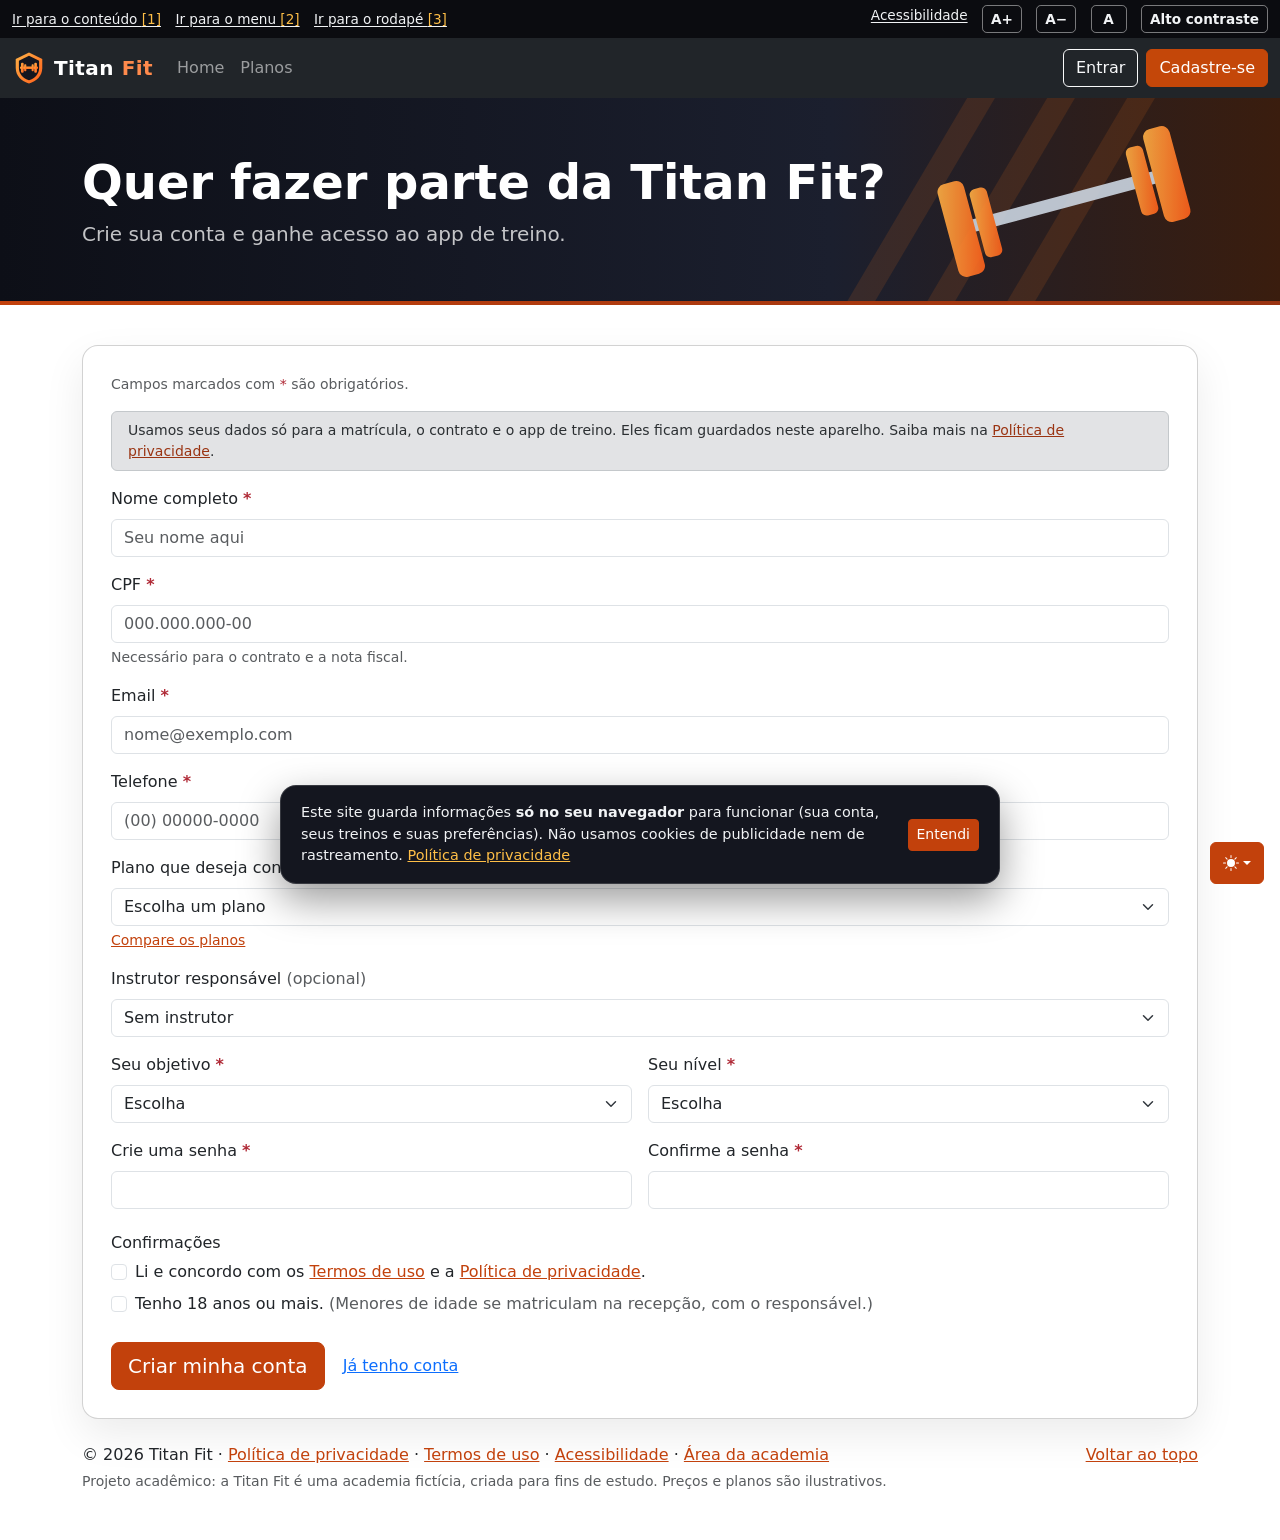
<file: Cadastro_alunos.html>
<!doctype html>
<html lang="pt-BR" data-bs-theme="auto">
  <head>
    <meta charset="utf-8" />
    <meta name="viewport" content="width=device-width, initial-scale=1" />
    <meta name="description" content="Titan Fit: academia com app de treino para os alunos." />
    <title>Cadastre-se | Titan Fit</title>
    <script src="./assets/js/color-modes.js?v=583d704322"></script>
    <script>document.documentElement.classList.add("js");try{var f=+localStorage.getItem("academia_fonte")||0;if(f)document.documentElement.style.fontSize=(100+f*12.5)+"%";if(localStorage.getItem("academia_alto_contraste")==="1")document.documentElement.classList.add("alto-contraste")}catch(e){}</script>
    <link href="./assets/dist/css/bootstrap.min.css" rel="stylesheet" />
    <meta name="theme-color" content="#ff6a1a" />
    <link rel="icon" href="./assets/img/logo.svg" type="image/svg+xml" />
    <link href="./assets/style/carousel.css?v=dab0f441b4" rel="stylesheet" />
    <link href="./assets/style/style.css?v=88911b43f5" rel="stylesheet" />
  </head>
  <body>
    <div class="barra-acessibilidade" role="region" aria-label="Recursos de acessibilidade">
      <div class="container-fluid d-flex flex-wrap justify-content-between align-items-center gap-1">
        <ul class="atalhos">
          <li><a href="#conteudo" accesskey="1">Ir para o conteúdo <span aria-hidden="true">[1]</span></a></li>
          <li><a href="#menu-principal" accesskey="2">Ir para o menu <span aria-hidden="true">[2]</span></a></li>
          <li><a href="#rodape" accesskey="3">Ir para o rodapé <span aria-hidden="true">[3]</span></a></li>
        </ul>
        <ul class="ajustes">
          <li><a href="acessibilidade.html">Acessibilidade</a></li>
          <li><button type="button" data-fonte="1">A+<span class="visually-hidden"> (aumentar o texto)</span></button></li>
          <li><button type="button" data-fonte="-1">A&minus;<span class="visually-hidden"> (diminuir o texto)</span></button></li>
          <li><button type="button" data-fonte="0">A<span class="visually-hidden"> (tamanho padrão do texto)</span></button></li>
          <li><button type="button" data-alto-contraste aria-pressed="false">Alto contraste</button></li>
        </ul>
      </div>
    </div>
    <svg xmlns="http://www.w3.org/2000/svg" class="d-none">
      <symbol id="check2" viewBox="0 0 16 16">
        <path
          d="M13.854 3.646a.5.5 0 0 1 0 .708l-7 7a.5.5 0 0 1-.708 0l-3.5-3.5a.5.5 0 1 1 .708-.708L6.5 10.293l6.646-6.647a.5.5 0 0 1 .708 0z"
        ></path>
      </symbol>
      <symbol id="circle-half" viewBox="0 0 16 16">
        <path
          d="M8 15A7 7 0 1 0 8 1v14zm0 1A8 8 0 1 1 8 0a8 8 0 0 1 0 16z"
        ></path>
      </symbol>
      <symbol id="moon-stars-fill" viewBox="0 0 16 16">
        <path
          d="M6 .278a.768.768 0 0 1 .08.858 7.208 7.208 0 0 0-.878 3.46c0 4.021 3.278 7.277 7.318 7.277.527 0 1.04-.055 1.533-.16a.787.787 0 0 1 .81.316.733.733 0 0 1-.031.893A8.349 8.349 0 0 1 8.344 16C3.734 16 0 12.286 0 7.71 0 4.266 2.114 1.312 5.124.06A.752.752 0 0 1 6 .278z"
        ></path>
        <path
          d="M10.794 3.148a.217.217 0 0 1 .412 0l.387 1.162c.173.518.579.924 1.097 1.097l1.162.387a.217.217 0 0 1 0 .412l-1.162.387a1.734 1.734 0 0 0-1.097 1.097l-.387 1.162a.217.217 0 0 1-.412 0l-.387-1.162A1.734 1.734 0 0 0 9.31 6.593l-1.162-.387a.217.217 0 0 1 0-.412l1.162-.387a1.734 1.734 0 0 0 1.097-1.097l.387-1.162zM13.863.099a.145.145 0 0 1 .274 0l.258.774c.115.346.386.617.732.732l.774.258a.145.145 0 0 1 0 .274l-.774.258a1.156 1.156 0 0 0-.732.732l-.258.774a.145.145 0 0 1-.274 0l-.258-.774a1.156 1.156 0 0 0-.732-.732l-.774-.258a.145.145 0 0 1 0-.274l.774-.258c.346-.115.617-.386.732-.732L13.863.1z"
        ></path>
      </symbol>
      <symbol id="sun-fill" viewBox="0 0 16 16">
        <path
          d="M8 12a4 4 0 1 0 0-8 4 4 0 0 0 0 8zM8 0a.5.5 0 0 1 .5.5v2a.5.5 0 0 1-1 0v-2A.5.5 0 0 1 8 0zm0 13a.5.5 0 0 1 .5.5v2a.5.5 0 0 1-1 0v-2A.5.5 0 0 1 8 13zm8-5a.5.5 0 0 1-.5.5h-2a.5.5 0 0 1 0-1h2a.5.5 0 0 1 .5.5zM3 8a.5.5 0 0 1-.5.5h-2a.5.5 0 0 1 0-1h2A.5.5 0 0 1 3 8zm10.657-5.657a.5.5 0 0 1 0 .707l-1.414 1.415a.5.5 0 1 1-.707-.708l1.414-1.414a.5.5 0 0 1 .707 0zm-9.193 9.193a.5.5 0 0 1 0 .707L3.05 13.657a.5.5 0 0 1-.707-.707l1.414-1.414a.5.5 0 0 1 .707 0zm9.193 2.121a.5.5 0 0 1-.707 0l-1.414-1.414a.5.5 0 0 1 .707-.707l1.414 1.414a.5.5 0 0 1 0 .707zM4.464 4.465a.5.5 0 0 1-.707 0L2.343 3.05a.5.5 0 1 1 .707-.707l1.414 1.414a.5.5 0 0 1 0 .708z"
        ></path>
      </symbol>
    </svg>
    <div
      class="dropdown position-fixed bottom-0 end-0 mb-3 me-3 bd-mode-toggle"
    >
      <button
        class="btn btn-bd-primary py-2 dropdown-toggle d-flex align-items-center"
        id="bd-theme"
        type="button"
        aria-expanded="false"
        data-bs-toggle="dropdown"
        aria-label="Alternar tema (automático)"
      >
        <svg class="bi my-1 theme-icon-active" aria-hidden="true">
          <use href="#circle-half"></use>
        </svg>
        <span class="visually-hidden" id="bd-theme-text">Alternar tema</span>
      </button>
      <ul
        class="dropdown-menu dropdown-menu-end shadow"
        aria-labelledby="bd-theme-text"
      >
        <li>
          <button
            type="button"
            class="dropdown-item d-flex align-items-center"
            data-bs-theme-value="light"
            aria-pressed="false"
          >
            <svg class="bi me-2 opacity-50" aria-hidden="true">
              <use href="#sun-fill"></use>
            </svg>
            Claro
            <svg class="bi ms-auto d-none" aria-hidden="true">
              <use href="#check2"></use>
            </svg>
          </button>
        </li>
        <li>
          <button
            type="button"
            class="dropdown-item d-flex align-items-center"
            data-bs-theme-value="dark"
            aria-pressed="false"
          >
            <svg class="bi me-2 opacity-50" aria-hidden="true">
              <use href="#moon-stars-fill"></use>
            </svg>
            Escuro
            <svg class="bi ms-auto d-none" aria-hidden="true">
              <use href="#check2"></use>
            </svg>
          </button>
        </li>
        <li>
          <button
            type="button"
            class="dropdown-item d-flex align-items-center active"
            data-bs-theme-value="auto"
            aria-pressed="true"
          >
            <svg class="bi me-2 opacity-50" aria-hidden="true">
              <use href="#circle-half"></use>
            </svg>
            Automático
            <svg class="bi ms-auto d-none" aria-hidden="true">
              <use href="#check2"></use>
            </svg>
          </button>
        </li>
      </ul>
    </div>
    
    <header data-bs-theme="dark">
      <nav id="menu-principal" aria-label="Menu principal" class="navbar navbar-expand-md navbar-dark sticky-top bg-dark">
        <div class="container-fluid">
          <a class="navbar-brand d-flex align-items-center gap-2" href="index.html"><img src="./assets/img/logo.svg" alt="" width="34" height="34" class="logo-marca" />Titan <span class="text-laranja">Fit</span></a>
          <button class="navbar-toggler" type="button" data-bs-toggle="collapse" data-bs-target="#navbarCollapse" aria-controls="navbarCollapse" aria-expanded="false" aria-label="Abrir menu">
            <span class="navbar-toggler-icon"></span>
          </button>
          <div class="collapse navbar-collapse" id="navbarCollapse">
            <ul class="navbar-nav me-auto mb-2 mb-md-0">
              <li class="nav-item"><a class="nav-link" href="index.html">Home</a></li>
              <li class="nav-item"><a class="nav-link" href="planos.html">Planos</a></li>
            </ul>
            <div class="d-flex gap-2" data-visitante>
              <a class="btn btn-outline-light" href="entrar.html">Entrar</a>
              <a class="btn btn-primary" href="Cadastro_alunos.html">Cadastre-se</a>
            </div>
            <div class="d-none gap-2" data-logado>
              <a class="btn btn-primary" href="app.html">Meu treino</a>
            </div>
          </div>
        </div>
      </nav>
    </header>
    <main id="conteudo" tabindex="-1">
      <section class="banner-pagina">
        <div class="container">
          <h1 class="display-5 fw-bold">Quer fazer parte da Titan Fit?</h1>
          <p class="lead mb-0">Crie sua conta e ganhe acesso ao app de treino.</p>
        </div>
      </section>
      <div class="container marketing">
        <div id="mensagem" class="alert d-none" role="alert"></div>
        <form id="form-aluno" class="needs-validation cartao-form reveal" novalidate aria-describedby="aviso-obrigatorios aviso-privacidade">
          <p class="small text-body-secondary" id="aviso-obrigatorios">Campos marcados com <span class="text-danger" aria-hidden="true">*</span><span class="visually-hidden">asterisco</span> são obrigatórios.</p>
          <p class="small alert alert-secondary py-2" id="aviso-privacidade">Usamos seus dados só para a matrícula, o contrato e o app de treino. Eles ficam guardados neste aparelho. Saiba mais na <a href="privacidade.html">Política de privacidade</a>.</p>
          <div class="mb-3">
            <label for="nome" class="form-label">Nome completo</label>
            <input type="text" class="form-control" id="nome" name="nome" placeholder="Seu nome aqui" required minlength="3" autocomplete="name" />
            <div class="invalid-feedback">Informe o nome completo (mínimo de 3 letras).</div>
          </div>
          <div class="mb-3">
            <label for="cpf" class="form-label">CPF</label>
            <input type="text" class="form-control" id="cpf" name="cpf" placeholder="000.000.000-00" required inputmode="numeric" maxlength="14" />
            <div class="form-text" id="cpf-ajuda">Necessário para o contrato e a nota fiscal.</div>
            <div class="invalid-feedback" id="cpf-feedback">Informe um CPF válido.</div>
          </div>
          <div class="mb-3">
            <label for="email" class="form-label">Email</label>
            <input type="email" class="form-control" id="email" name="email" placeholder="nome@exemplo.com" required autocomplete="email" />
            <div class="invalid-feedback">Informe um email válido.</div>
          </div>
          <div class="mb-3">
            <label for="telefone" class="form-label">Telefone</label>
            <input type="tel" class="form-control" id="telefone" name="telefone" placeholder="(00) 00000-0000" required inputmode="numeric" maxlength="15" pattern="\(\d{2}\) \d{4,5}-\d{4}" autocomplete="tel" />
            <div class="invalid-feedback">Informe o telefone com DDD.</div>
          </div>
          <div class="mb-3">
            <label for="plano" class="form-label">Plano que deseja contratar</label>
            <select class="form-select" id="plano" name="plano" required>
              <option value="" selected disabled>Escolha um plano</option>
              <option>Básico</option>
              <option>Intermediário</option>
              <option>Profissional</option>
            </select>
            <div class="invalid-feedback">Escolha um plano.</div>
            <div class="form-text"><a href="planos.html">Compare os planos</a></div>
          </div>
          <div class="mb-3">
            <label for="instrutorId" class="form-label">Instrutor responsável <span class="text-body-secondary">(opcional)</span></label>
            <select class="form-select" id="instrutorId" name="instrutorId">
              <option value="">Sem instrutor</option>
            </select>
          </div>
          <div class="row g-3 mb-3">
            <div class="col-md-6">
              <label for="objetivo" class="form-label">Seu objetivo</label>
              <select class="form-select" id="objetivo" name="objetivo" required>
                <option value="" selected disabled>Escolha</option>
                <option>Hipertrofia</option>
                <option>Emagrecimento</option>
                <option>Condicionamento</option>
              </select>
              <div class="invalid-feedback">Escolha o seu objetivo.</div>
            </div>
            <div class="col-md-6">
              <label for="nivel" class="form-label">Seu nível</label>
              <select class="form-select" id="nivel" name="nivel" required>
                <option value="" selected disabled>Escolha</option>
                <option>Iniciante</option>
                <option>Intermediário</option>
                <option>Avançado</option>
              </select>
              <div class="invalid-feedback">Escolha o seu nível.</div>
            </div>
          </div>
          <div class="row g-3 mb-4" id="campos-senha">
            <div class="col-md-6">
              <label for="senha" class="form-label">Crie uma senha</label>
              <input type="password" class="form-control" id="senha" name="senha" required minlength="6" autocomplete="new-password" />
              <div class="invalid-feedback">A senha precisa ter pelo menos 6 caracteres.</div>
            </div>
            <div class="col-md-6">
              <label for="senha2" class="form-label">Confirme a senha</label>
              <input type="password" class="form-control" id="senha2" name="senha2" required minlength="6" autocomplete="new-password" />
              <div class="invalid-feedback" id="senha2-feedback">As senhas não conferem.</div>
            </div>
          </div>
          <fieldset class="mb-4" id="consentimentos">
            <legend class="h6">Confirmações</legend>
            <div class="form-check mb-2">
              <input class="form-check-input" type="checkbox" id="aceite-termos" name="aceiteTermos" required />
              <label class="form-check-label" for="aceite-termos">Li e concordo com os <a href="termos.html" target="_blank" rel="noopener">Termos de uso<span class="visually-hidden"> (abre em nova aba)</span></a> e a <a href="privacidade.html" target="_blank" rel="noopener">Política de privacidade<span class="visually-hidden"> (abre em nova aba)</span></a>.</label>
              <div class="invalid-feedback">Para criar a conta, é preciso concordar com os termos e a política de privacidade.</div>
            </div>
            <div class="form-check">
              <input class="form-check-input" type="checkbox" id="maioridade" name="maioridade" required />
              <label class="form-check-label" for="maioridade">Tenho 18 anos ou mais. <span class="text-body-secondary">(Menores de idade se matriculam na recepção, com o responsável.)</span></label>
              <div class="invalid-feedback">O cadastro on-line é só para maiores de 18 anos.</div>
            </div>
          </fieldset>
          <button type="submit" class="btn btn-primary btn-lg" id="botao-salvar">Criar minha conta</button>
          <a href="entrar.html" class="btn btn-link" id="link-secundario">Já tenho conta</a>
        </form>
      </div>
      <br />
      
      <!-- FOOTER -->
      <footer class="container rodape" id="rodape">
        <p class="float-end"><a href="#conteudo">Voltar ao topo</a></p>
        <p class="mb-1">&copy; 2026 Titan Fit &middot; <a href="privacidade.html">Política de privacidade</a> &middot; <a href="termos.html">Termos de uso</a> &middot; <a href="acessibilidade.html">Acessibilidade</a> &middot; <a href="gestao.html">Área da academia</a></p>
        <p class="small text-body-secondary mb-0">Projeto acadêmico: a Titan Fit é uma academia fictícia, criada para fins de estudo. Preços e planos são ilustrativos.</p>
      </footer>
    </main>
    <script src="./assets/dist/js/bootstrap.bundle.min.js"></script>
    <script src="./assets/js/app.js?v=62fe3fc602"></script>
  </body>
</html>
</file>
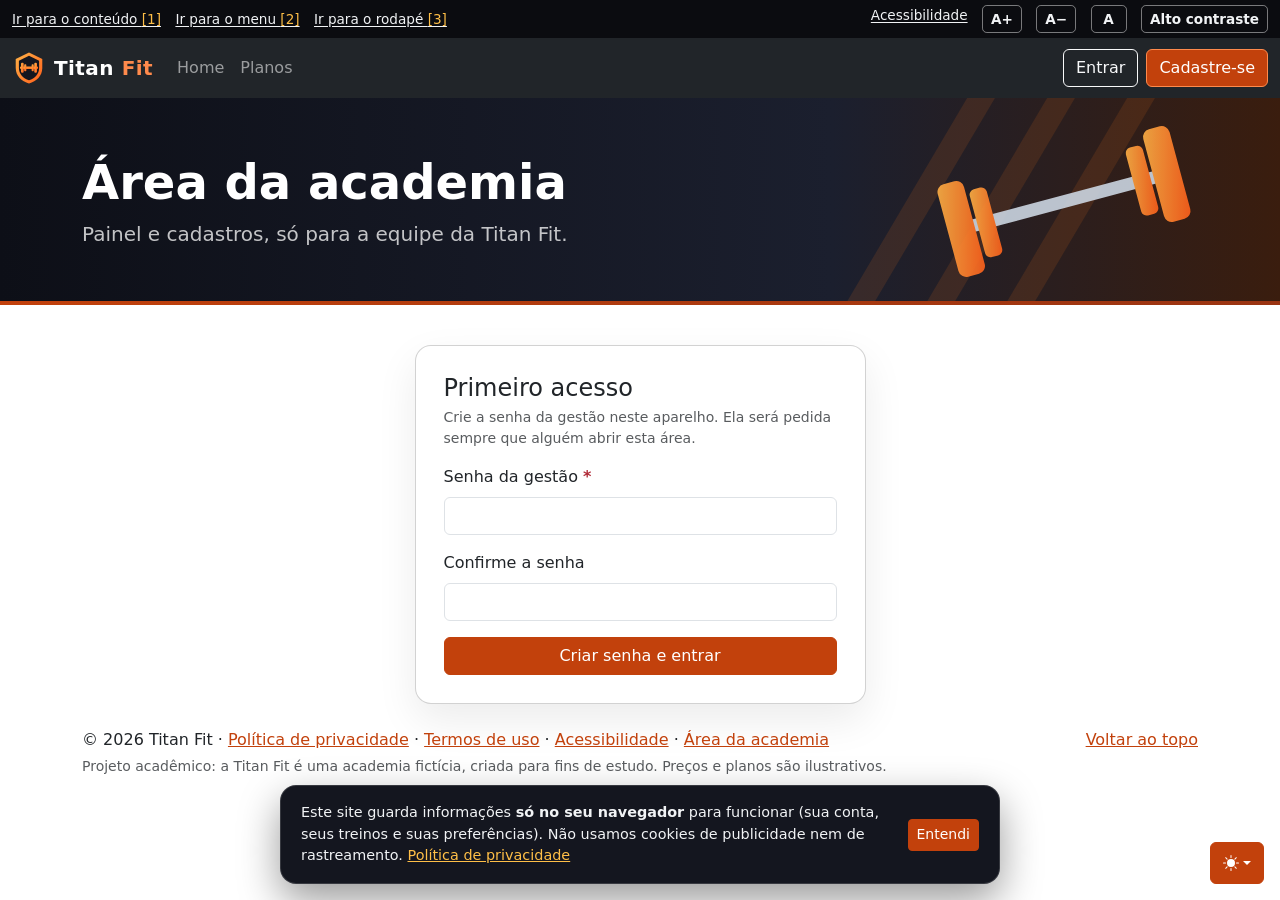
<file: Cadastro_Instrutores.html>
<!doctype html>
<html lang="pt-BR" data-bs-theme="auto">
  <head>
    <meta charset="utf-8" />
    <meta name="viewport" content="width=device-width, initial-scale=1" />
    <meta name="description" content="Titan Fit: academia com app de treino para os alunos." />
    <title>Cadastrar instrutor | Gestão Titan Fit</title>
    <script src="./assets/js/color-modes.js?v=583d704322"></script>
    <script>document.documentElement.classList.add("js");try{var f=+localStorage.getItem("academia_fonte")||0;if(f)document.documentElement.style.fontSize=(100+f*12.5)+"%";if(localStorage.getItem("academia_alto_contraste")==="1")document.documentElement.classList.add("alto-contraste")}catch(e){}</script>
    <script>try { if (sessionStorage.getItem("academia_sessao_gestao") !== "ok") location.replace("gestao.html") } catch (e) { location.replace("gestao.html") }</script>
    <link href="./assets/dist/css/bootstrap.min.css" rel="stylesheet" />
    <meta name="theme-color" content="#ff6a1a" />
    <link rel="icon" href="./assets/img/logo.svg" type="image/svg+xml" />
    <link href="./assets/style/carousel.css?v=dab0f441b4" rel="stylesheet" />
    <link href="./assets/style/style.css?v=88911b43f5" rel="stylesheet" />
  </head>
  <body>
    <div class="barra-acessibilidade" role="region" aria-label="Recursos de acessibilidade">
      <div class="container-fluid d-flex flex-wrap justify-content-between align-items-center gap-1">
        <ul class="atalhos">
          <li><a href="#conteudo" accesskey="1">Ir para o conteúdo <span aria-hidden="true">[1]</span></a></li>
          <li><a href="#menu-principal" accesskey="2">Ir para o menu <span aria-hidden="true">[2]</span></a></li>
          <li><a href="#rodape" accesskey="3">Ir para o rodapé <span aria-hidden="true">[3]</span></a></li>
        </ul>
        <ul class="ajustes">
          <li><a href="acessibilidade.html">Acessibilidade</a></li>
          <li><button type="button" data-fonte="1">A+<span class="visually-hidden"> (aumentar o texto)</span></button></li>
          <li><button type="button" data-fonte="-1">A&minus;<span class="visually-hidden"> (diminuir o texto)</span></button></li>
          <li><button type="button" data-fonte="0">A<span class="visually-hidden"> (tamanho padrão do texto)</span></button></li>
          <li><button type="button" data-alto-contraste aria-pressed="false">Alto contraste</button></li>
        </ul>
      </div>
    </div>
    <svg xmlns="http://www.w3.org/2000/svg" class="d-none">
      <symbol id="check2" viewBox="0 0 16 16">
        <path
          d="M13.854 3.646a.5.5 0 0 1 0 .708l-7 7a.5.5 0 0 1-.708 0l-3.5-3.5a.5.5 0 1 1 .708-.708L6.5 10.293l6.646-6.647a.5.5 0 0 1 .708 0z"
        ></path>
      </symbol>
      <symbol id="circle-half" viewBox="0 0 16 16">
        <path
          d="M8 15A7 7 0 1 0 8 1v14zm0 1A8 8 0 1 1 8 0a8 8 0 0 1 0 16z"
        ></path>
      </symbol>
      <symbol id="moon-stars-fill" viewBox="0 0 16 16">
        <path
          d="M6 .278a.768.768 0 0 1 .08.858 7.208 7.208 0 0 0-.878 3.46c0 4.021 3.278 7.277 7.318 7.277.527 0 1.04-.055 1.533-.16a.787.787 0 0 1 .81.316.733.733 0 0 1-.031.893A8.349 8.349 0 0 1 8.344 16C3.734 16 0 12.286 0 7.71 0 4.266 2.114 1.312 5.124.06A.752.752 0 0 1 6 .278z"
        ></path>
        <path
          d="M10.794 3.148a.217.217 0 0 1 .412 0l.387 1.162c.173.518.579.924 1.097 1.097l1.162.387a.217.217 0 0 1 0 .412l-1.162.387a1.734 1.734 0 0 0-1.097 1.097l-.387 1.162a.217.217 0 0 1-.412 0l-.387-1.162A1.734 1.734 0 0 0 9.31 6.593l-1.162-.387a.217.217 0 0 1 0-.412l1.162-.387a1.734 1.734 0 0 0 1.097-1.097l.387-1.162zM13.863.099a.145.145 0 0 1 .274 0l.258.774c.115.346.386.617.732.732l.774.258a.145.145 0 0 1 0 .274l-.774.258a1.156 1.156 0 0 0-.732.732l-.258.774a.145.145 0 0 1-.274 0l-.258-.774a1.156 1.156 0 0 0-.732-.732l-.774-.258a.145.145 0 0 1 0-.274l.774-.258c.346-.115.617-.386.732-.732L13.863.1z"
        ></path>
      </symbol>
      <symbol id="sun-fill" viewBox="0 0 16 16">
        <path
          d="M8 12a4 4 0 1 0 0-8 4 4 0 0 0 0 8zM8 0a.5.5 0 0 1 .5.5v2a.5.5 0 0 1-1 0v-2A.5.5 0 0 1 8 0zm0 13a.5.5 0 0 1 .5.5v2a.5.5 0 0 1-1 0v-2A.5.5 0 0 1 8 13zm8-5a.5.5 0 0 1-.5.5h-2a.5.5 0 0 1 0-1h2a.5.5 0 0 1 .5.5zM3 8a.5.5 0 0 1-.5.5h-2a.5.5 0 0 1 0-1h2A.5.5 0 0 1 3 8zm10.657-5.657a.5.5 0 0 1 0 .707l-1.414 1.415a.5.5 0 1 1-.707-.708l1.414-1.414a.5.5 0 0 1 .707 0zm-9.193 9.193a.5.5 0 0 1 0 .707L3.05 13.657a.5.5 0 0 1-.707-.707l1.414-1.414a.5.5 0 0 1 .707 0zm9.193 2.121a.5.5 0 0 1-.707 0l-1.414-1.414a.5.5 0 0 1 .707-.707l1.414 1.414a.5.5 0 0 1 0 .707zM4.464 4.465a.5.5 0 0 1-.707 0L2.343 3.05a.5.5 0 1 1 .707-.707l1.414 1.414a.5.5 0 0 1 0 .708z"
        ></path>
      </symbol>
    </svg>
    <div
      class="dropdown position-fixed bottom-0 end-0 mb-3 me-3 bd-mode-toggle"
    >
      <button
        class="btn btn-bd-primary py-2 dropdown-toggle d-flex align-items-center"
        id="bd-theme"
        type="button"
        aria-expanded="false"
        data-bs-toggle="dropdown"
        aria-label="Alternar tema (automático)"
      >
        <svg class="bi my-1 theme-icon-active" aria-hidden="true">
          <use href="#circle-half"></use>
        </svg>
        <span class="visually-hidden" id="bd-theme-text">Alternar tema</span>
      </button>
      <ul
        class="dropdown-menu dropdown-menu-end shadow"
        aria-labelledby="bd-theme-text"
      >
        <li>
          <button
            type="button"
            class="dropdown-item d-flex align-items-center"
            data-bs-theme-value="light"
            aria-pressed="false"
          >
            <svg class="bi me-2 opacity-50" aria-hidden="true">
              <use href="#sun-fill"></use>
            </svg>
            Claro
            <svg class="bi ms-auto d-none" aria-hidden="true">
              <use href="#check2"></use>
            </svg>
          </button>
        </li>
        <li>
          <button
            type="button"
            class="dropdown-item d-flex align-items-center"
            data-bs-theme-value="dark"
            aria-pressed="false"
          >
            <svg class="bi me-2 opacity-50" aria-hidden="true">
              <use href="#moon-stars-fill"></use>
            </svg>
            Escuro
            <svg class="bi ms-auto d-none" aria-hidden="true">
              <use href="#check2"></use>
            </svg>
          </button>
        </li>
        <li>
          <button
            type="button"
            class="dropdown-item d-flex align-items-center active"
            data-bs-theme-value="auto"
            aria-pressed="true"
          >
            <svg class="bi me-2 opacity-50" aria-hidden="true">
              <use href="#circle-half"></use>
            </svg>
            Automático
            <svg class="bi ms-auto d-none" aria-hidden="true">
              <use href="#check2"></use>
            </svg>
          </button>
        </li>
      </ul>
    </div>
    
    <header data-bs-theme="dark">
      <nav id="menu-principal" aria-label="Menu principal" class="navbar navbar-expand-md navbar-dark sticky-top bg-dark">
        <div class="container-fluid">
          <a class="navbar-brand d-flex align-items-center gap-2" href="index.html"><img src="./assets/img/logo.svg" alt="" width="34" height="34" class="logo-marca" />Titan <span class="text-laranja">Fit</span></a><span class="badge text-bg-warning me-3">Gestão</span>
          <button class="navbar-toggler" type="button" data-bs-toggle="collapse" data-bs-target="#navbarCollapse" aria-controls="navbarCollapse" aria-expanded="false" aria-label="Abrir menu">
            <span class="navbar-toggler-icon"></span>
          </button>
          <div class="collapse navbar-collapse" id="navbarCollapse">
            <ul class="navbar-nav me-auto mb-2 mb-md-0">
              <li class="nav-item"><a class="nav-link" href="gestao.html">Painel</a></li>
              <li class="nav-item"><a class="nav-link" href="listar_alunos.html">Alunos</a></li>
              <li class="nav-item dropdown">
                <a class="nav-link dropdown-toggle" href="#" role="button" data-bs-toggle="dropdown" aria-expanded="false">Instrutores</a>
                <ul class="dropdown-menu">
                  <li><a class="dropdown-item" href="listar_Instrutores.html">Lista de Instrutores</a></li>
                  <li><a class="dropdown-item" href="Cadastro_Instrutores.html">Cadastrar Instrutor</a></li>
                </ul>
              </li>
            </ul>
            <form class="d-flex me-2" role="search" id="form-busca">
              <input class="form-control me-2" type="search" id="campo-busca" placeholder="Buscar aluno ou instrutor" aria-label="Buscar" />
              <button class="btn btn-outline-light" type="submit">Buscar</button>
            </form>
            <button type="button" class="btn btn-outline-light" data-sair-gestao>Sair</button>
          </div>
        </div>
      </nav>
    </header>
    <main id="conteudo" tabindex="-1">
      <section class="banner-pagina">
        <div class="container">
          <h1 class="display-5 fw-bold">Cadastro do Instrutor</h1>
          <p class="lead mb-0">Adicione um profissional à equipe.</p>
        </div>
      </section>
      <div class="container marketing">
        <div id="mensagem" class="alert d-none" role="alert"></div>
        <form id="form-instrutor" class="needs-validation cartao-form reveal" novalidate>
          <div class="mb-3">
            <label for="nome" class="form-label">Nome completo</label>
            <input type="text" class="form-control" id="nome" name="nome" placeholder="Seu nome aqui" required minlength="3" autocomplete="name" />
            <div class="invalid-feedback">Informe o nome completo (mínimo de 3 letras).</div>
          </div>
          <div class="mb-3">
            <label for="especialidade" class="form-label">Especialidade</label>
            <input type="text" class="form-control" id="especialidade" name="especialidade" placeholder="Ex.: Musculação, Yoga, Calistenia" required list="lista-especialidades" />
            <datalist id="lista-especialidades">
              <option value="Musculação"></option>
              <option value="Personal Trainer"></option>
              <option value="Yoga"></option>
              <option value="Calistenia"></option>
              <option value="Funcional"></option>
            </datalist>
            <div class="invalid-feedback">Informe a especialidade.</div>
          </div>
          <div class="mb-3">
            <label for="email" class="form-label">Email</label>
            <input type="email" class="form-control" id="email" name="email" placeholder="nome@exemplo.com" required autocomplete="email" />
            <div class="invalid-feedback">Informe um email válido.</div>
          </div>
          <div class="mb-3">
            <label for="telefone" class="form-label">Telefone</label>
            <input type="tel" class="form-control" id="telefone" name="telefone" placeholder="(00) 00000-0000" required inputmode="numeric" maxlength="15" pattern="\(\d{2}\) \d{4,5}-\d{4}" autocomplete="tel" />
            <div class="invalid-feedback">Informe o telefone com DDD.</div>
          </div>
          <div class="mb-3">
            <label for="turno" class="form-label">Turno</label>
            <select class="form-select" id="turno" name="turno" required>
              <option value="" selected disabled>Escolha o turno</option>
              <option>Matutino</option>
              <option>Vespertino</option>
              <option>Noturno</option>
            </select>
            <div class="invalid-feedback">Escolha o turno.</div>
          </div>
          <button type="submit" class="btn btn-primary" id="botao-salvar">Cadastrar</button>
          <a href="listar_Instrutores.html" class="btn btn-outline-secondary ms-2">Ver instrutores cadastrados</a>
        </form>
      </div>
      <br />
      
      <!-- FOOTER -->
      <footer class="container rodape" id="rodape">
        <p class="float-end"><a href="#conteudo">Voltar ao topo</a></p>
        <p class="mb-1">&copy; 2026 Titan Fit &middot; <a href="privacidade.html">Política de privacidade</a> &middot; <a href="termos.html">Termos de uso</a> &middot; <a href="acessibilidade.html">Acessibilidade</a> &middot; <a href="gestao.html">Área da academia</a></p>
        <p class="small text-body-secondary mb-0">Projeto acadêmico: a Titan Fit é uma academia fictícia, criada para fins de estudo. Preços e planos são ilustrativos.</p>
      </footer>
    </main>
    <script src="./assets/dist/js/bootstrap.bundle.min.js"></script>
    <script src="./assets/js/app.js?v=62fe3fc602"></script>
  </body>
</html>
</file>
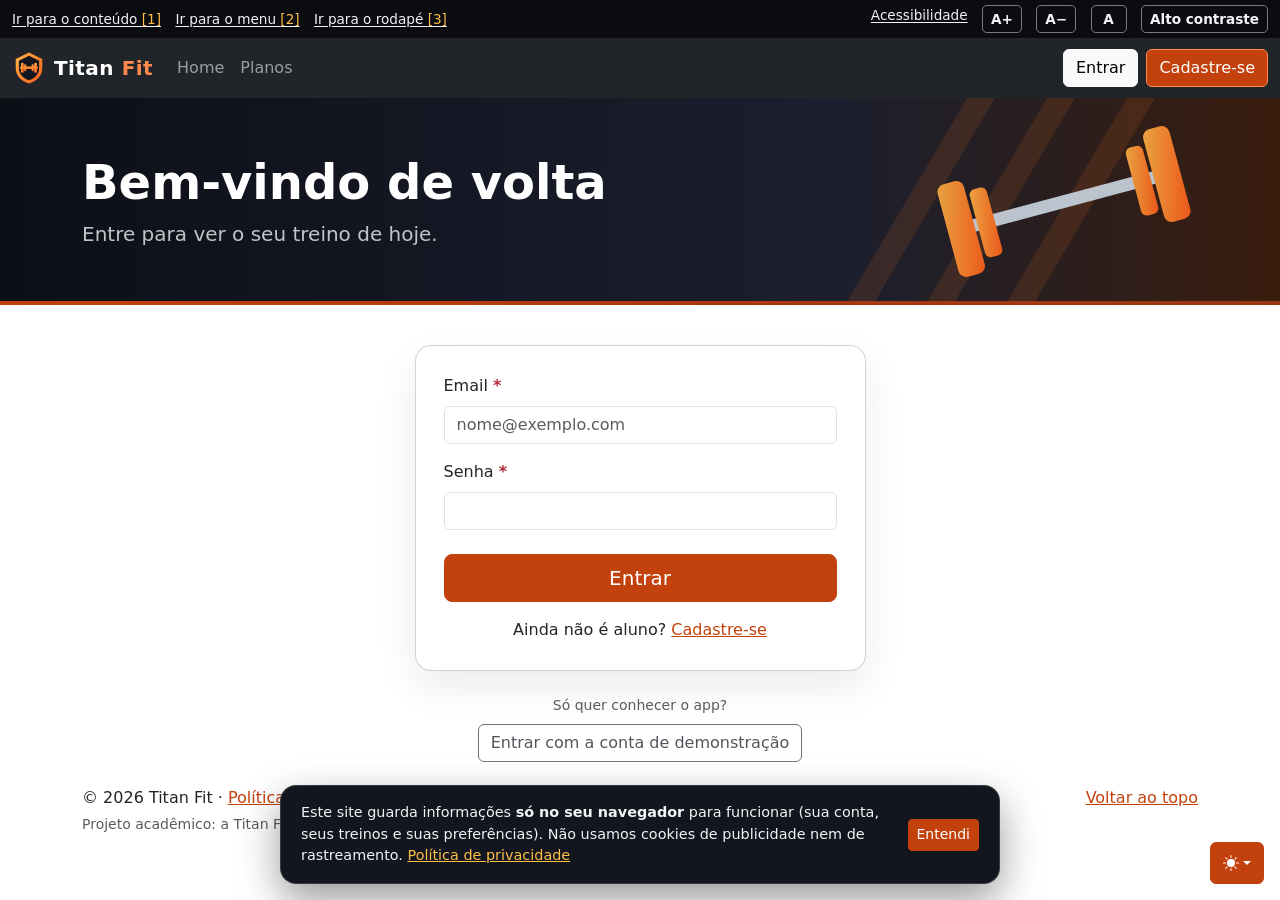
<file: entrar.html>
<!doctype html>
<html lang="pt-BR" data-bs-theme="auto">
  <head>
    <meta charset="utf-8" />
    <meta name="viewport" content="width=device-width, initial-scale=1" />
    <meta name="description" content="Titan Fit: academia com app de treino para os alunos." />
    <title>Entrar | Titan Fit</title>
    <script src="./assets/js/color-modes.js?v=583d704322"></script>
    <script>document.documentElement.classList.add("js");try{var f=+localStorage.getItem("academia_fonte")||0;if(f)document.documentElement.style.fontSize=(100+f*12.5)+"%";if(localStorage.getItem("academia_alto_contraste")==="1")document.documentElement.classList.add("alto-contraste")}catch(e){}</script>
    <link href="./assets/dist/css/bootstrap.min.css" rel="stylesheet" />
    <meta name="theme-color" content="#ff6a1a" />
    <link rel="icon" href="./assets/img/logo.svg" type="image/svg+xml" />
    <link href="./assets/style/carousel.css?v=dab0f441b4" rel="stylesheet" />
    <link href="./assets/style/style.css?v=88911b43f5" rel="stylesheet" />
  </head>
  <body>
    <div class="barra-acessibilidade" role="region" aria-label="Recursos de acessibilidade">
      <div class="container-fluid d-flex flex-wrap justify-content-between align-items-center gap-1">
        <ul class="atalhos">
          <li><a href="#conteudo" accesskey="1">Ir para o conteúdo <span aria-hidden="true">[1]</span></a></li>
          <li><a href="#menu-principal" accesskey="2">Ir para o menu <span aria-hidden="true">[2]</span></a></li>
          <li><a href="#rodape" accesskey="3">Ir para o rodapé <span aria-hidden="true">[3]</span></a></li>
        </ul>
        <ul class="ajustes">
          <li><a href="acessibilidade.html">Acessibilidade</a></li>
          <li><button type="button" data-fonte="1">A+<span class="visually-hidden"> (aumentar o texto)</span></button></li>
          <li><button type="button" data-fonte="-1">A&minus;<span class="visually-hidden"> (diminuir o texto)</span></button></li>
          <li><button type="button" data-fonte="0">A<span class="visually-hidden"> (tamanho padrão do texto)</span></button></li>
          <li><button type="button" data-alto-contraste aria-pressed="false">Alto contraste</button></li>
        </ul>
      </div>
    </div>
    <svg xmlns="http://www.w3.org/2000/svg" class="d-none">
      <symbol id="check2" viewBox="0 0 16 16">
        <path
          d="M13.854 3.646a.5.5 0 0 1 0 .708l-7 7a.5.5 0 0 1-.708 0l-3.5-3.5a.5.5 0 1 1 .708-.708L6.5 10.293l6.646-6.647a.5.5 0 0 1 .708 0z"
        ></path>
      </symbol>
      <symbol id="circle-half" viewBox="0 0 16 16">
        <path
          d="M8 15A7 7 0 1 0 8 1v14zm0 1A8 8 0 1 1 8 0a8 8 0 0 1 0 16z"
        ></path>
      </symbol>
      <symbol id="moon-stars-fill" viewBox="0 0 16 16">
        <path
          d="M6 .278a.768.768 0 0 1 .08.858 7.208 7.208 0 0 0-.878 3.46c0 4.021 3.278 7.277 7.318 7.277.527 0 1.04-.055 1.533-.16a.787.787 0 0 1 .81.316.733.733 0 0 1-.031.893A8.349 8.349 0 0 1 8.344 16C3.734 16 0 12.286 0 7.71 0 4.266 2.114 1.312 5.124.06A.752.752 0 0 1 6 .278z"
        ></path>
        <path
          d="M10.794 3.148a.217.217 0 0 1 .412 0l.387 1.162c.173.518.579.924 1.097 1.097l1.162.387a.217.217 0 0 1 0 .412l-1.162.387a1.734 1.734 0 0 0-1.097 1.097l-.387 1.162a.217.217 0 0 1-.412 0l-.387-1.162A1.734 1.734 0 0 0 9.31 6.593l-1.162-.387a.217.217 0 0 1 0-.412l1.162-.387a1.734 1.734 0 0 0 1.097-1.097l.387-1.162zM13.863.099a.145.145 0 0 1 .274 0l.258.774c.115.346.386.617.732.732l.774.258a.145.145 0 0 1 0 .274l-.774.258a1.156 1.156 0 0 0-.732.732l-.258.774a.145.145 0 0 1-.274 0l-.258-.774a1.156 1.156 0 0 0-.732-.732l-.774-.258a.145.145 0 0 1 0-.274l.774-.258c.346-.115.617-.386.732-.732L13.863.1z"
        ></path>
      </symbol>
      <symbol id="sun-fill" viewBox="0 0 16 16">
        <path
          d="M8 12a4 4 0 1 0 0-8 4 4 0 0 0 0 8zM8 0a.5.5 0 0 1 .5.5v2a.5.5 0 0 1-1 0v-2A.5.5 0 0 1 8 0zm0 13a.5.5 0 0 1 .5.5v2a.5.5 0 0 1-1 0v-2A.5.5 0 0 1 8 13zm8-5a.5.5 0 0 1-.5.5h-2a.5.5 0 0 1 0-1h2a.5.5 0 0 1 .5.5zM3 8a.5.5 0 0 1-.5.5h-2a.5.5 0 0 1 0-1h2A.5.5 0 0 1 3 8zm10.657-5.657a.5.5 0 0 1 0 .707l-1.414 1.415a.5.5 0 1 1-.707-.708l1.414-1.414a.5.5 0 0 1 .707 0zm-9.193 9.193a.5.5 0 0 1 0 .707L3.05 13.657a.5.5 0 0 1-.707-.707l1.414-1.414a.5.5 0 0 1 .707 0zm9.193 2.121a.5.5 0 0 1-.707 0l-1.414-1.414a.5.5 0 0 1 .707-.707l1.414 1.414a.5.5 0 0 1 0 .707zM4.464 4.465a.5.5 0 0 1-.707 0L2.343 3.05a.5.5 0 1 1 .707-.707l1.414 1.414a.5.5 0 0 1 0 .708z"
        ></path>
      </symbol>
    </svg>
    <div
      class="dropdown position-fixed bottom-0 end-0 mb-3 me-3 bd-mode-toggle"
    >
      <button
        class="btn btn-bd-primary py-2 dropdown-toggle d-flex align-items-center"
        id="bd-theme"
        type="button"
        aria-expanded="false"
        data-bs-toggle="dropdown"
        aria-label="Alternar tema (automático)"
      >
        <svg class="bi my-1 theme-icon-active" aria-hidden="true">
          <use href="#circle-half"></use>
        </svg>
        <span class="visually-hidden" id="bd-theme-text">Alternar tema</span>
      </button>
      <ul
        class="dropdown-menu dropdown-menu-end shadow"
        aria-labelledby="bd-theme-text"
      >
        <li>
          <button
            type="button"
            class="dropdown-item d-flex align-items-center"
            data-bs-theme-value="light"
            aria-pressed="false"
          >
            <svg class="bi me-2 opacity-50" aria-hidden="true">
              <use href="#sun-fill"></use>
            </svg>
            Claro
            <svg class="bi ms-auto d-none" aria-hidden="true">
              <use href="#check2"></use>
            </svg>
          </button>
        </li>
        <li>
          <button
            type="button"
            class="dropdown-item d-flex align-items-center"
            data-bs-theme-value="dark"
            aria-pressed="false"
          >
            <svg class="bi me-2 opacity-50" aria-hidden="true">
              <use href="#moon-stars-fill"></use>
            </svg>
            Escuro
            <svg class="bi ms-auto d-none" aria-hidden="true">
              <use href="#check2"></use>
            </svg>
          </button>
        </li>
        <li>
          <button
            type="button"
            class="dropdown-item d-flex align-items-center active"
            data-bs-theme-value="auto"
            aria-pressed="true"
          >
            <svg class="bi me-2 opacity-50" aria-hidden="true">
              <use href="#circle-half"></use>
            </svg>
            Automático
            <svg class="bi ms-auto d-none" aria-hidden="true">
              <use href="#check2"></use>
            </svg>
          </button>
        </li>
      </ul>
    </div>
    
    <header data-bs-theme="dark">
      <nav id="menu-principal" aria-label="Menu principal" class="navbar navbar-expand-md navbar-dark sticky-top bg-dark">
        <div class="container-fluid">
          <a class="navbar-brand d-flex align-items-center gap-2" href="index.html"><img src="./assets/img/logo.svg" alt="" width="34" height="34" class="logo-marca" />Titan <span class="text-laranja">Fit</span></a>
          <button class="navbar-toggler" type="button" data-bs-toggle="collapse" data-bs-target="#navbarCollapse" aria-controls="navbarCollapse" aria-expanded="false" aria-label="Abrir menu">
            <span class="navbar-toggler-icon"></span>
          </button>
          <div class="collapse navbar-collapse" id="navbarCollapse">
            <ul class="navbar-nav me-auto mb-2 mb-md-0">
              <li class="nav-item"><a class="nav-link" href="index.html">Home</a></li>
              <li class="nav-item"><a class="nav-link" href="planos.html">Planos</a></li>
            </ul>
            <div class="d-flex gap-2" data-visitante>
              <a class="btn btn-outline-light" href="entrar.html">Entrar</a>
              <a class="btn btn-primary" href="Cadastro_alunos.html">Cadastre-se</a>
            </div>
            <div class="d-none gap-2" data-logado>
              <a class="btn btn-primary" href="app.html">Meu treino</a>
            </div>
          </div>
        </div>
      </nav>
    </header>
    <main id="conteudo" tabindex="-1">
      <section class="banner-pagina">
        <div class="container">
          <h1 class="display-5 fw-bold">Bem-vindo de volta</h1>
          <p class="lead mb-0">Entre para ver o seu treino de hoje.</p>
        </div>
      </section>
      <div class="container marketing">
        <div class="row justify-content-center">
          <div class="col-md-7 col-lg-5">
            <div id="mensagem" class="alert d-none" role="alert"></div>
            <form id="form-entrar" class="cartao-form reveal" novalidate>
              <div class="mb-3">
                <label for="email" class="form-label">Email</label>
                <input type="email" class="form-control" id="email" name="email" required autocomplete="email" placeholder="nome@exemplo.com" />
              </div>
              <div class="mb-4">
                <label for="senha" class="form-label">Senha</label>
                <input type="password" class="form-control" id="senha" name="senha" required autocomplete="current-password" />
              </div>
              <button type="submit" class="btn btn-primary btn-lg w-100">Entrar</button>
              <p class="text-center mt-3 mb-0">Ainda não é aluno? <a href="Cadastro_alunos.html">Cadastre-se</a></p>
            </form>
            <div class="text-center mt-4">
              <p class="text-body-secondary small mb-2">Só quer conhecer o app?</p>
              <button type="button" class="btn btn-outline-secondary" id="entrar-demo">Entrar com a conta de demonstração</button>
            </div>
          </div>
        </div>
      </div>
      <br />
      
      <!-- FOOTER -->
      <footer class="container rodape" id="rodape">
        <p class="float-end"><a href="#conteudo">Voltar ao topo</a></p>
        <p class="mb-1">&copy; 2026 Titan Fit &middot; <a href="privacidade.html">Política de privacidade</a> &middot; <a href="termos.html">Termos de uso</a> &middot; <a href="acessibilidade.html">Acessibilidade</a> &middot; <a href="gestao.html">Área da academia</a></p>
        <p class="small text-body-secondary mb-0">Projeto acadêmico: a Titan Fit é uma academia fictícia, criada para fins de estudo. Preços e planos são ilustrativos.</p>
      </footer>
    </main>
    <script src="./assets/dist/js/bootstrap.bundle.min.js"></script>
    <script src="./assets/js/app.js?v=62fe3fc602"></script>
  </body>
</html>
</file>
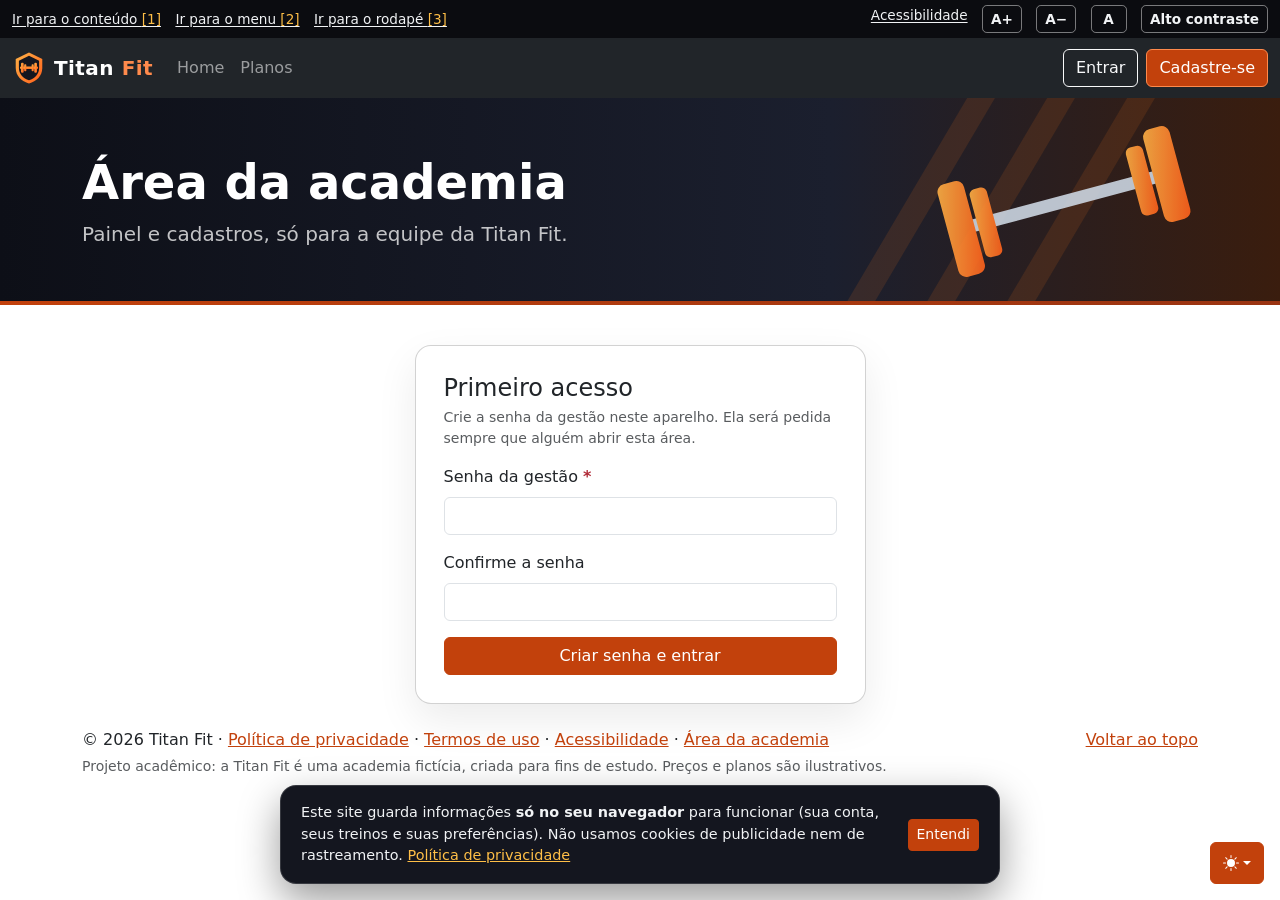
<file: gestao.html>
<!doctype html>
<html lang="pt-BR" data-bs-theme="auto">
  <head>
    <meta charset="utf-8" />
    <meta name="viewport" content="width=device-width, initial-scale=1" />
    <meta name="description" content="Titan Fit: academia com app de treino para os alunos." />
    <title>Gestão | Titan Fit</title>
    <script src="./assets/js/color-modes.js?v=583d704322"></script>
    <script>document.documentElement.classList.add("js");try{var f=+localStorage.getItem("academia_fonte")||0;if(f)document.documentElement.style.fontSize=(100+f*12.5)+"%";if(localStorage.getItem("academia_alto_contraste")==="1")document.documentElement.classList.add("alto-contraste")}catch(e){}</script>
    <link href="./assets/dist/css/bootstrap.min.css" rel="stylesheet" />
    <meta name="theme-color" content="#ff6a1a" />
    <link rel="icon" href="./assets/img/logo.svg" type="image/svg+xml" />
    <link href="./assets/style/carousel.css?v=dab0f441b4" rel="stylesheet" />
    <link href="./assets/style/style.css?v=88911b43f5" rel="stylesheet" />
  </head>
  <body data-pagina="gestao">
    <div class="barra-acessibilidade" role="region" aria-label="Recursos de acessibilidade">
      <div class="container-fluid d-flex flex-wrap justify-content-between align-items-center gap-1">
        <ul class="atalhos">
          <li><a href="#conteudo" accesskey="1">Ir para o conteúdo <span aria-hidden="true">[1]</span></a></li>
          <li><a href="#menu-principal" accesskey="2">Ir para o menu <span aria-hidden="true">[2]</span></a></li>
          <li><a href="#rodape" accesskey="3">Ir para o rodapé <span aria-hidden="true">[3]</span></a></li>
        </ul>
        <ul class="ajustes">
          <li><a href="acessibilidade.html">Acessibilidade</a></li>
          <li><button type="button" data-fonte="1">A+<span class="visually-hidden"> (aumentar o texto)</span></button></li>
          <li><button type="button" data-fonte="-1">A&minus;<span class="visually-hidden"> (diminuir o texto)</span></button></li>
          <li><button type="button" data-fonte="0">A<span class="visually-hidden"> (tamanho padrão do texto)</span></button></li>
          <li><button type="button" data-alto-contraste aria-pressed="false">Alto contraste</button></li>
        </ul>
      </div>
    </div>
    <svg xmlns="http://www.w3.org/2000/svg" class="d-none">
      <symbol id="check2" viewBox="0 0 16 16">
        <path
          d="M13.854 3.646a.5.5 0 0 1 0 .708l-7 7a.5.5 0 0 1-.708 0l-3.5-3.5a.5.5 0 1 1 .708-.708L6.5 10.293l6.646-6.647a.5.5 0 0 1 .708 0z"
        ></path>
      </symbol>
      <symbol id="circle-half" viewBox="0 0 16 16">
        <path
          d="M8 15A7 7 0 1 0 8 1v14zm0 1A8 8 0 1 1 8 0a8 8 0 0 1 0 16z"
        ></path>
      </symbol>
      <symbol id="moon-stars-fill" viewBox="0 0 16 16">
        <path
          d="M6 .278a.768.768 0 0 1 .08.858 7.208 7.208 0 0 0-.878 3.46c0 4.021 3.278 7.277 7.318 7.277.527 0 1.04-.055 1.533-.16a.787.787 0 0 1 .81.316.733.733 0 0 1-.031.893A8.349 8.349 0 0 1 8.344 16C3.734 16 0 12.286 0 7.71 0 4.266 2.114 1.312 5.124.06A.752.752 0 0 1 6 .278z"
        ></path>
        <path
          d="M10.794 3.148a.217.217 0 0 1 .412 0l.387 1.162c.173.518.579.924 1.097 1.097l1.162.387a.217.217 0 0 1 0 .412l-1.162.387a1.734 1.734 0 0 0-1.097 1.097l-.387 1.162a.217.217 0 0 1-.412 0l-.387-1.162A1.734 1.734 0 0 0 9.31 6.593l-1.162-.387a.217.217 0 0 1 0-.412l1.162-.387a1.734 1.734 0 0 0 1.097-1.097l.387-1.162zM13.863.099a.145.145 0 0 1 .274 0l.258.774c.115.346.386.617.732.732l.774.258a.145.145 0 0 1 0 .274l-.774.258a1.156 1.156 0 0 0-.732.732l-.258.774a.145.145 0 0 1-.274 0l-.258-.774a1.156 1.156 0 0 0-.732-.732l-.774-.258a.145.145 0 0 1 0-.274l.774-.258c.346-.115.617-.386.732-.732L13.863.1z"
        ></path>
      </symbol>
      <symbol id="sun-fill" viewBox="0 0 16 16">
        <path
          d="M8 12a4 4 0 1 0 0-8 4 4 0 0 0 0 8zM8 0a.5.5 0 0 1 .5.5v2a.5.5 0 0 1-1 0v-2A.5.5 0 0 1 8 0zm0 13a.5.5 0 0 1 .5.5v2a.5.5 0 0 1-1 0v-2A.5.5 0 0 1 8 13zm8-5a.5.5 0 0 1-.5.5h-2a.5.5 0 0 1 0-1h2a.5.5 0 0 1 .5.5zM3 8a.5.5 0 0 1-.5.5h-2a.5.5 0 0 1 0-1h2A.5.5 0 0 1 3 8zm10.657-5.657a.5.5 0 0 1 0 .707l-1.414 1.415a.5.5 0 1 1-.707-.708l1.414-1.414a.5.5 0 0 1 .707 0zm-9.193 9.193a.5.5 0 0 1 0 .707L3.05 13.657a.5.5 0 0 1-.707-.707l1.414-1.414a.5.5 0 0 1 .707 0zm9.193 2.121a.5.5 0 0 1-.707 0l-1.414-1.414a.5.5 0 0 1 .707-.707l1.414 1.414a.5.5 0 0 1 0 .707zM4.464 4.465a.5.5 0 0 1-.707 0L2.343 3.05a.5.5 0 1 1 .707-.707l1.414 1.414a.5.5 0 0 1 0 .708z"
        ></path>
      </symbol>
    </svg>
    <div
      class="dropdown position-fixed bottom-0 end-0 mb-3 me-3 bd-mode-toggle"
    >
      <button
        class="btn btn-bd-primary py-2 dropdown-toggle d-flex align-items-center"
        id="bd-theme"
        type="button"
        aria-expanded="false"
        data-bs-toggle="dropdown"
        aria-label="Alternar tema (automático)"
      >
        <svg class="bi my-1 theme-icon-active" aria-hidden="true">
          <use href="#circle-half"></use>
        </svg>
        <span class="visually-hidden" id="bd-theme-text">Alternar tema</span>
      </button>
      <ul
        class="dropdown-menu dropdown-menu-end shadow"
        aria-labelledby="bd-theme-text"
      >
        <li>
          <button
            type="button"
            class="dropdown-item d-flex align-items-center"
            data-bs-theme-value="light"
            aria-pressed="false"
          >
            <svg class="bi me-2 opacity-50" aria-hidden="true">
              <use href="#sun-fill"></use>
            </svg>
            Claro
            <svg class="bi ms-auto d-none" aria-hidden="true">
              <use href="#check2"></use>
            </svg>
          </button>
        </li>
        <li>
          <button
            type="button"
            class="dropdown-item d-flex align-items-center"
            data-bs-theme-value="dark"
            aria-pressed="false"
          >
            <svg class="bi me-2 opacity-50" aria-hidden="true">
              <use href="#moon-stars-fill"></use>
            </svg>
            Escuro
            <svg class="bi ms-auto d-none" aria-hidden="true">
              <use href="#check2"></use>
            </svg>
          </button>
        </li>
        <li>
          <button
            type="button"
            class="dropdown-item d-flex align-items-center active"
            data-bs-theme-value="auto"
            aria-pressed="true"
          >
            <svg class="bi me-2 opacity-50" aria-hidden="true">
              <use href="#circle-half"></use>
            </svg>
            Automático
            <svg class="bi ms-auto d-none" aria-hidden="true">
              <use href="#check2"></use>
            </svg>
          </button>
        </li>
      </ul>
    </div>
    

    <header data-bs-theme="dark">
      <nav id="nav-gestao" aria-label="Menu da gestão" class="d-none navbar navbar-expand-md navbar-dark sticky-top bg-dark">
        <div class="container-fluid">
          <a class="navbar-brand d-flex align-items-center gap-2" href="index.html"><img src="./assets/img/logo.svg" alt="" width="34" height="34" class="logo-marca" />Titan <span class="text-laranja">Fit</span></a><span class="badge text-bg-warning me-3">Gestão</span>
          <button class="navbar-toggler" type="button" data-bs-toggle="collapse" data-bs-target="#navbarCollapse" aria-controls="navbarCollapse" aria-expanded="false" aria-label="Abrir menu">
            <span class="navbar-toggler-icon"></span>
          </button>
          <div class="collapse navbar-collapse" id="navbarCollapse">
            <ul class="navbar-nav me-auto mb-2 mb-md-0">
              <li class="nav-item"><a class="nav-link" href="gestao.html">Painel</a></li>
              <li class="nav-item"><a class="nav-link" href="listar_alunos.html">Alunos</a></li>
              <li class="nav-item dropdown">
                <a class="nav-link dropdown-toggle" href="#" role="button" data-bs-toggle="dropdown" aria-expanded="false">Instrutores</a>
                <ul class="dropdown-menu">
                  <li><a class="dropdown-item" href="listar_Instrutores.html">Lista de Instrutores</a></li>
                  <li><a class="dropdown-item" href="Cadastro_Instrutores.html">Cadastrar Instrutor</a></li>
                </ul>
              </li>
            </ul>
            <form class="d-flex me-2" role="search" id="form-busca">
              <input class="form-control me-2" type="search" id="campo-busca" placeholder="Buscar aluno ou instrutor" aria-label="Buscar" />
              <button class="btn btn-outline-light" type="submit">Buscar</button>
            </form>
            <button type="button" class="btn btn-outline-light" data-sair-gestao>Sair</button>
          </div>
        </div>
      </nav>
    </header>
    <header data-bs-theme="dark" id="nav-publica">
      <nav id="menu-principal" aria-label="Menu principal" class="navbar navbar-expand-md navbar-dark sticky-top bg-dark">
        <div class="container-fluid">
          <a class="navbar-brand d-flex align-items-center gap-2" href="index.html"><img src="./assets/img/logo.svg" alt="" width="34" height="34" class="logo-marca" />Titan <span class="text-laranja">Fit</span></a>
          <button class="navbar-toggler" type="button" data-bs-toggle="collapse" data-bs-target="#navbarCollapse" aria-controls="navbarCollapse" aria-expanded="false" aria-label="Abrir menu">
            <span class="navbar-toggler-icon"></span>
          </button>
          <div class="collapse navbar-collapse" id="navbarCollapse">
            <ul class="navbar-nav me-auto mb-2 mb-md-0">
              <li class="nav-item"><a class="nav-link" href="index.html">Home</a></li>
              <li class="nav-item"><a class="nav-link" href="planos.html">Planos</a></li>
            </ul>
            <div class="d-flex gap-2" data-visitante>
              <a class="btn btn-outline-light" href="entrar.html">Entrar</a>
              <a class="btn btn-primary" href="Cadastro_alunos.html">Cadastre-se</a>
            </div>
            <div class="d-none gap-2" data-logado>
              <a class="btn btn-primary" href="app.html">Meu treino</a>
            </div>
          </div>
        </div>
      </nav>
    </header>
    <main id="conteudo" tabindex="-1">
      <section class="banner-pagina">
        <div class="container">
          <h1 class="display-5 fw-bold">Área da academia</h1>
          <p class="lead mb-0">Painel e cadastros, só para a equipe da Titan Fit.</p>
        </div>
      </section>
      <div class="container marketing">
        <div id="mensagem" class="alert d-none" role="alert"></div>
        <div id="gestao-acesso" class="row justify-content-center d-none">
          <div class="col-md-7 col-lg-5">
            <form id="form-gestao" class="cartao-form" novalidate>
              <h2 class="h4 mb-1" id="gestao-titulo">Acesso da equipe</h2>
              <p class="text-body-secondary small" id="gestao-ajuda">Digite a senha da gestão.</p>
              <div class="mb-3">
                <label for="senha-gestao" class="form-label">Senha da gestão</label>
                <input type="password" class="form-control" id="senha-gestao" required minlength="6" autocomplete="current-password" />
              </div>
              <div class="mb-3 d-none" id="grupo-confirmar">
                <label for="senha-gestao2" class="form-label">Confirme a senha</label>
                <input type="password" class="form-control" id="senha-gestao2" minlength="6" autocomplete="new-password" />
              </div>
              <button type="submit" class="btn btn-primary w-100" id="botao-gestao">Entrar</button>
            </form>
          </div>
        </div>
        <div id="gestao-painel" class="d-none">
          <section class="painel reveal" aria-labelledby="titulo-painel">
          <div class="text-center mb-4">
            <h2 id="titulo-painel" class="fw-bold">Painel da academia</h2>
            <p class="text-body-secondary mb-0">Números atualizados a partir dos cadastros.</p>
          </div>
          <div class="row g-3 mb-4">
            <div class="col-6 col-lg-3"><div class="cartao-numero"><span class="numero" data-contar="alunos">0</span><span class="rotulo">Alunos</span></div></div>
            <div class="col-6 col-lg-3"><div class="cartao-numero"><span class="numero" data-contar="instrutores">0</span><span class="rotulo">Instrutores</span></div></div>
            <div class="col-6 col-lg-3"><div class="cartao-numero"><span class="numero" data-contar="semInstrutor">0</span><span class="rotulo">Alunos sem instrutor</span></div></div>
            <div class="col-6 col-lg-3"><div class="cartao-numero"><span class="numero" data-contar="receita" data-moeda="1">0</span><span class="rotulo">Receita mensal</span></div></div>
          </div>
          <div class="row g-3">
            <div class="col-md-6"><div class="cartao-form h-100"><h3 class="h5 mb-3">Alunos por plano</h3><div id="grafico-planos"></div></div></div>
            <div class="col-md-6"><div class="cartao-form h-100"><h3 class="h5 mb-3">Instrutores por turno</h3><div id="grafico-turnos"></div></div></div>
          </div>
        </section>
          <div class="row g-3 mt-2">
            <div class="col-md-4"><a class="atalho" href="listar_alunos.html"><strong>Alunos</strong><span>Ver, editar, excluir e exportar</span></a></div>
            <div class="col-md-4"><a class="atalho" href="listar_Instrutores.html"><strong>Instrutores</strong><span>Equipe e alunos de cada um</span></a></div>
            <div class="col-md-4"><a class="atalho" href="Cadastro_Instrutores.html"><strong>Novo instrutor</strong><span>Cadastrar na equipe</span></a></div>
          </div>
        </div>
      </div>
      <br />
      
      <!-- FOOTER -->
      <footer class="container rodape" id="rodape">
        <p class="float-end"><a href="#conteudo">Voltar ao topo</a></p>
        <p class="mb-1">&copy; 2026 Titan Fit &middot; <a href="privacidade.html">Política de privacidade</a> &middot; <a href="termos.html">Termos de uso</a> &middot; <a href="acessibilidade.html">Acessibilidade</a> &middot; <a href="gestao.html">Área da academia</a></p>
        <p class="small text-body-secondary mb-0">Projeto acadêmico: a Titan Fit é uma academia fictícia, criada para fins de estudo. Preços e planos são ilustrativos.</p>
      </footer>
    </main>
    <script src="./assets/dist/js/bootstrap.bundle.min.js"></script>
    <script src="./assets/js/app.js?v=62fe3fc602"></script>
  </body>
</html>
</file>
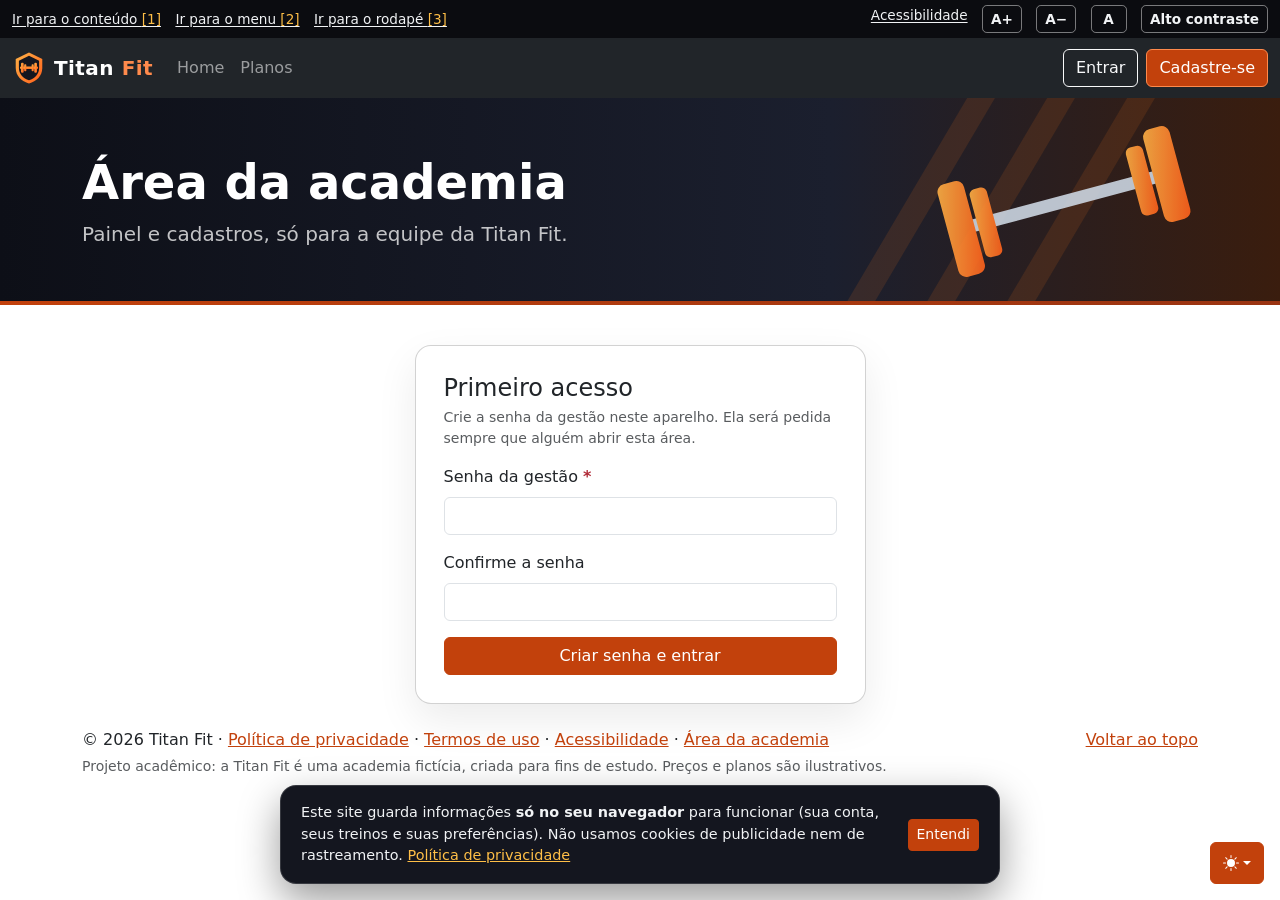
<file: listar_alunos.html>
<!doctype html>
<html lang="pt-BR" data-bs-theme="auto">
  <head>
    <meta charset="utf-8" />
    <meta name="viewport" content="width=device-width, initial-scale=1" />
    <meta name="description" content="Titan Fit: academia com app de treino para os alunos." />
    <title>Alunos | Gestão Titan Fit</title>
    <script src="./assets/js/color-modes.js?v=583d704322"></script>
    <script>document.documentElement.classList.add("js");try{var f=+localStorage.getItem("academia_fonte")||0;if(f)document.documentElement.style.fontSize=(100+f*12.5)+"%";if(localStorage.getItem("academia_alto_contraste")==="1")document.documentElement.classList.add("alto-contraste")}catch(e){}</script>
    <script>try { if (sessionStorage.getItem("academia_sessao_gestao") !== "ok") location.replace("gestao.html") } catch (e) { location.replace("gestao.html") }</script>
    <link href="./assets/dist/css/bootstrap.min.css" rel="stylesheet" />
    <meta name="theme-color" content="#ff6a1a" />
    <link rel="icon" href="./assets/img/logo.svg" type="image/svg+xml" />
    <link href="./assets/style/carousel.css?v=dab0f441b4" rel="stylesheet" />
    <link href="./assets/style/style.css?v=88911b43f5" rel="stylesheet" />
  </head>
  <body>
    <div class="barra-acessibilidade" role="region" aria-label="Recursos de acessibilidade">
      <div class="container-fluid d-flex flex-wrap justify-content-between align-items-center gap-1">
        <ul class="atalhos">
          <li><a href="#conteudo" accesskey="1">Ir para o conteúdo <span aria-hidden="true">[1]</span></a></li>
          <li><a href="#menu-principal" accesskey="2">Ir para o menu <span aria-hidden="true">[2]</span></a></li>
          <li><a href="#rodape" accesskey="3">Ir para o rodapé <span aria-hidden="true">[3]</span></a></li>
        </ul>
        <ul class="ajustes">
          <li><a href="acessibilidade.html">Acessibilidade</a></li>
          <li><button type="button" data-fonte="1">A+<span class="visually-hidden"> (aumentar o texto)</span></button></li>
          <li><button type="button" data-fonte="-1">A&minus;<span class="visually-hidden"> (diminuir o texto)</span></button></li>
          <li><button type="button" data-fonte="0">A<span class="visually-hidden"> (tamanho padrão do texto)</span></button></li>
          <li><button type="button" data-alto-contraste aria-pressed="false">Alto contraste</button></li>
        </ul>
      </div>
    </div>
    <svg xmlns="http://www.w3.org/2000/svg" class="d-none">
      <symbol id="check2" viewBox="0 0 16 16">
        <path
          d="M13.854 3.646a.5.5 0 0 1 0 .708l-7 7a.5.5 0 0 1-.708 0l-3.5-3.5a.5.5 0 1 1 .708-.708L6.5 10.293l6.646-6.647a.5.5 0 0 1 .708 0z"
        ></path>
      </symbol>
      <symbol id="circle-half" viewBox="0 0 16 16">
        <path
          d="M8 15A7 7 0 1 0 8 1v14zm0 1A8 8 0 1 1 8 0a8 8 0 0 1 0 16z"
        ></path>
      </symbol>
      <symbol id="moon-stars-fill" viewBox="0 0 16 16">
        <path
          d="M6 .278a.768.768 0 0 1 .08.858 7.208 7.208 0 0 0-.878 3.46c0 4.021 3.278 7.277 7.318 7.277.527 0 1.04-.055 1.533-.16a.787.787 0 0 1 .81.316.733.733 0 0 1-.031.893A8.349 8.349 0 0 1 8.344 16C3.734 16 0 12.286 0 7.71 0 4.266 2.114 1.312 5.124.06A.752.752 0 0 1 6 .278z"
        ></path>
        <path
          d="M10.794 3.148a.217.217 0 0 1 .412 0l.387 1.162c.173.518.579.924 1.097 1.097l1.162.387a.217.217 0 0 1 0 .412l-1.162.387a1.734 1.734 0 0 0-1.097 1.097l-.387 1.162a.217.217 0 0 1-.412 0l-.387-1.162A1.734 1.734 0 0 0 9.31 6.593l-1.162-.387a.217.217 0 0 1 0-.412l1.162-.387a1.734 1.734 0 0 0 1.097-1.097l.387-1.162zM13.863.099a.145.145 0 0 1 .274 0l.258.774c.115.346.386.617.732.732l.774.258a.145.145 0 0 1 0 .274l-.774.258a1.156 1.156 0 0 0-.732.732l-.258.774a.145.145 0 0 1-.274 0l-.258-.774a1.156 1.156 0 0 0-.732-.732l-.774-.258a.145.145 0 0 1 0-.274l.774-.258c.346-.115.617-.386.732-.732L13.863.1z"
        ></path>
      </symbol>
      <symbol id="sun-fill" viewBox="0 0 16 16">
        <path
          d="M8 12a4 4 0 1 0 0-8 4 4 0 0 0 0 8zM8 0a.5.5 0 0 1 .5.5v2a.5.5 0 0 1-1 0v-2A.5.5 0 0 1 8 0zm0 13a.5.5 0 0 1 .5.5v2a.5.5 0 0 1-1 0v-2A.5.5 0 0 1 8 13zm8-5a.5.5 0 0 1-.5.5h-2a.5.5 0 0 1 0-1h2a.5.5 0 0 1 .5.5zM3 8a.5.5 0 0 1-.5.5h-2a.5.5 0 0 1 0-1h2A.5.5 0 0 1 3 8zm10.657-5.657a.5.5 0 0 1 0 .707l-1.414 1.415a.5.5 0 1 1-.707-.708l1.414-1.414a.5.5 0 0 1 .707 0zm-9.193 9.193a.5.5 0 0 1 0 .707L3.05 13.657a.5.5 0 0 1-.707-.707l1.414-1.414a.5.5 0 0 1 .707 0zm9.193 2.121a.5.5 0 0 1-.707 0l-1.414-1.414a.5.5 0 0 1 .707-.707l1.414 1.414a.5.5 0 0 1 0 .707zM4.464 4.465a.5.5 0 0 1-.707 0L2.343 3.05a.5.5 0 1 1 .707-.707l1.414 1.414a.5.5 0 0 1 0 .708z"
        ></path>
      </symbol>
    </svg>
    <div
      class="dropdown position-fixed bottom-0 end-0 mb-3 me-3 bd-mode-toggle"
    >
      <button
        class="btn btn-bd-primary py-2 dropdown-toggle d-flex align-items-center"
        id="bd-theme"
        type="button"
        aria-expanded="false"
        data-bs-toggle="dropdown"
        aria-label="Alternar tema (automático)"
      >
        <svg class="bi my-1 theme-icon-active" aria-hidden="true">
          <use href="#circle-half"></use>
        </svg>
        <span class="visually-hidden" id="bd-theme-text">Alternar tema</span>
      </button>
      <ul
        class="dropdown-menu dropdown-menu-end shadow"
        aria-labelledby="bd-theme-text"
      >
        <li>
          <button
            type="button"
            class="dropdown-item d-flex align-items-center"
            data-bs-theme-value="light"
            aria-pressed="false"
          >
            <svg class="bi me-2 opacity-50" aria-hidden="true">
              <use href="#sun-fill"></use>
            </svg>
            Claro
            <svg class="bi ms-auto d-none" aria-hidden="true">
              <use href="#check2"></use>
            </svg>
          </button>
        </li>
        <li>
          <button
            type="button"
            class="dropdown-item d-flex align-items-center"
            data-bs-theme-value="dark"
            aria-pressed="false"
          >
            <svg class="bi me-2 opacity-50" aria-hidden="true">
              <use href="#moon-stars-fill"></use>
            </svg>
            Escuro
            <svg class="bi ms-auto d-none" aria-hidden="true">
              <use href="#check2"></use>
            </svg>
          </button>
        </li>
        <li>
          <button
            type="button"
            class="dropdown-item d-flex align-items-center active"
            data-bs-theme-value="auto"
            aria-pressed="true"
          >
            <svg class="bi me-2 opacity-50" aria-hidden="true">
              <use href="#circle-half"></use>
            </svg>
            Automático
            <svg class="bi ms-auto d-none" aria-hidden="true">
              <use href="#check2"></use>
            </svg>
          </button>
        </li>
      </ul>
    </div>
    
    <header data-bs-theme="dark">
      <nav id="menu-principal" aria-label="Menu principal" class="navbar navbar-expand-md navbar-dark sticky-top bg-dark">
        <div class="container-fluid">
          <a class="navbar-brand d-flex align-items-center gap-2" href="index.html"><img src="./assets/img/logo.svg" alt="" width="34" height="34" class="logo-marca" />Titan <span class="text-laranja">Fit</span></a><span class="badge text-bg-warning me-3">Gestão</span>
          <button class="navbar-toggler" type="button" data-bs-toggle="collapse" data-bs-target="#navbarCollapse" aria-controls="navbarCollapse" aria-expanded="false" aria-label="Abrir menu">
            <span class="navbar-toggler-icon"></span>
          </button>
          <div class="collapse navbar-collapse" id="navbarCollapse">
            <ul class="navbar-nav me-auto mb-2 mb-md-0">
              <li class="nav-item"><a class="nav-link" href="gestao.html">Painel</a></li>
              <li class="nav-item"><a class="nav-link" href="listar_alunos.html">Alunos</a></li>
              <li class="nav-item dropdown">
                <a class="nav-link dropdown-toggle" href="#" role="button" data-bs-toggle="dropdown" aria-expanded="false">Instrutores</a>
                <ul class="dropdown-menu">
                  <li><a class="dropdown-item" href="listar_Instrutores.html">Lista de Instrutores</a></li>
                  <li><a class="dropdown-item" href="Cadastro_Instrutores.html">Cadastrar Instrutor</a></li>
                </ul>
              </li>
            </ul>
            <form class="d-flex me-2" role="search" id="form-busca">
              <input class="form-control me-2" type="search" id="campo-busca" placeholder="Buscar aluno ou instrutor" aria-label="Buscar" />
              <button class="btn btn-outline-light" type="submit">Buscar</button>
            </form>
            <button type="button" class="btn btn-outline-light" data-sair-gestao>Sair</button>
          </div>
        </div>
      </nav>
    </header>
    <main id="conteudo" tabindex="-1">
      <section class="banner-pagina">
        <div class="container">
          <h1 class="display-5 fw-bold">Alunos</h1>
          <p class="lead mb-0">Todos os alunos matriculados na Titan Fit.</p>
        </div>
      </section>
      <div class="container marketing">
        <div class="d-flex flex-wrap justify-content-between align-items-center gap-2">
          <p class="text-body-secondary mb-0" id="contador"></p>
          <div class="d-flex gap-2">
            <button type="button" class="btn btn-outline-secondary" id="exportar-csv">Exportar planilha (CSV)</button>
          </div>
        </div>
        <br />
        <div class="table-responsive cartao-form reveal">
          <table class="table table-striped align-middle" id="tabela" data-tipo="alunos">
            <caption class="visually-hidden">Alunos cadastrados. O CPF aparece parcialmente oculto para proteger os dados pessoais.</caption>
            <thead>
              <tr>
              <th scope="col">#</th>
              <th scope="col">Nome</th>
              <th scope="col">CPF</th>
              <th scope="col">Email</th>
              <th scope="col">Telefone</th>
              <th scope="col">Plano</th>
              <th scope="col">Instrutor</th>
              <th scope="col">Ações</th>
              </tr>
            </thead>
            <tbody></tbody>
          </table>
        </div>
        <p id="lista-vazia" class="text-body-secondary d-none">Nenhum registro encontrado.</p>
      </div>
      <br />
      
      <!-- FOOTER -->
      <footer class="container rodape" id="rodape">
        <p class="float-end"><a href="#conteudo">Voltar ao topo</a></p>
        <p class="mb-1">&copy; 2026 Titan Fit &middot; <a href="privacidade.html">Política de privacidade</a> &middot; <a href="termos.html">Termos de uso</a> &middot; <a href="acessibilidade.html">Acessibilidade</a> &middot; <a href="gestao.html">Área da academia</a></p>
        <p class="small text-body-secondary mb-0">Projeto acadêmico: a Titan Fit é uma academia fictícia, criada para fins de estudo. Preços e planos são ilustrativos.</p>
      </footer>
    </main>
    <script src="./assets/dist/js/bootstrap.bundle.min.js"></script>
    <script src="./assets/js/app.js?v=62fe3fc602"></script>
  </body>
</html>
</file>
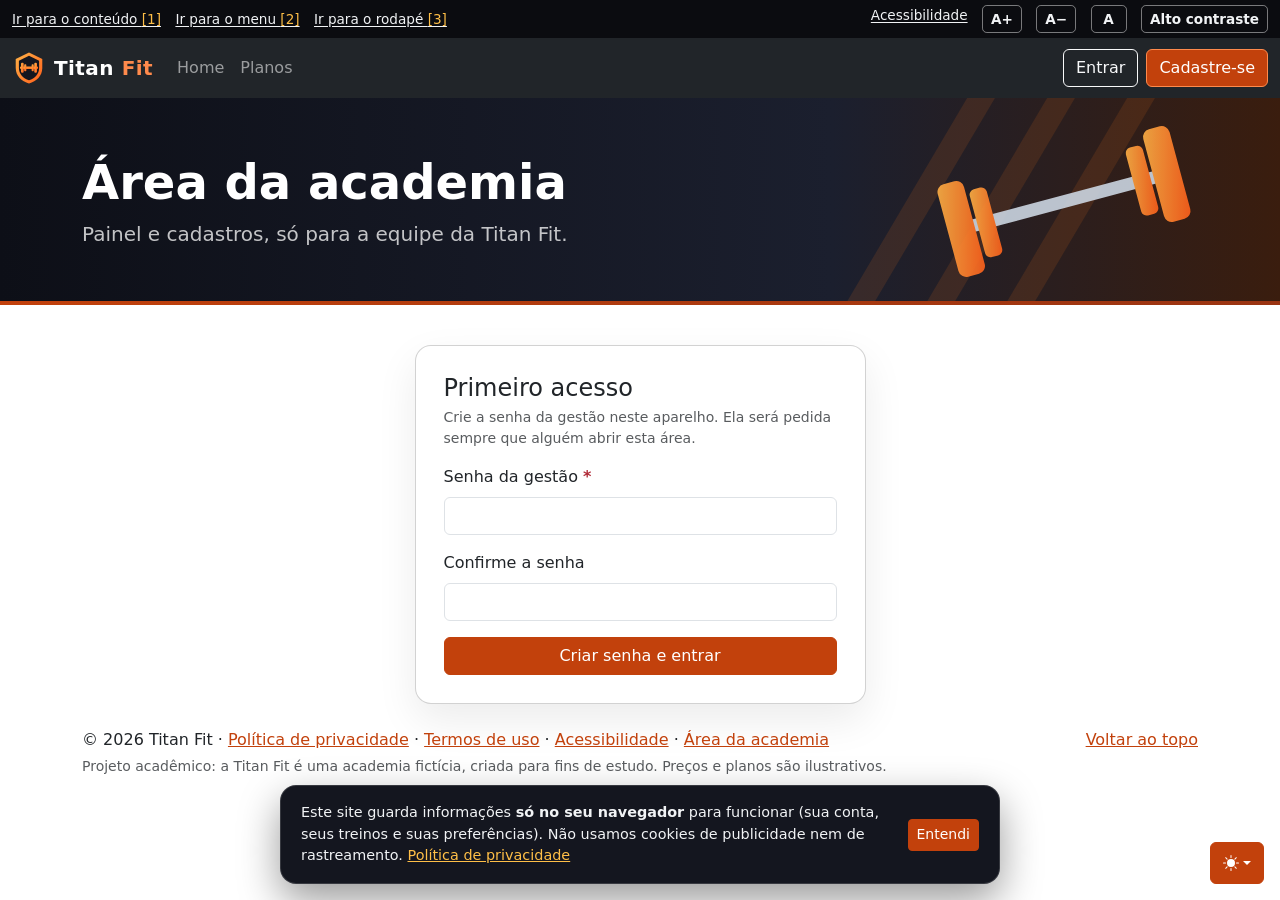
<file: listar_Instrutores.html>
<!doctype html>
<html lang="pt-BR" data-bs-theme="auto">
  <head>
    <meta charset="utf-8" />
    <meta name="viewport" content="width=device-width, initial-scale=1" />
    <meta name="description" content="Titan Fit: academia com app de treino para os alunos." />
    <title>Instrutores | Gestão Titan Fit</title>
    <script src="./assets/js/color-modes.js?v=583d704322"></script>
    <script>document.documentElement.classList.add("js");try{var f=+localStorage.getItem("academia_fonte")||0;if(f)document.documentElement.style.fontSize=(100+f*12.5)+"%";if(localStorage.getItem("academia_alto_contraste")==="1")document.documentElement.classList.add("alto-contraste")}catch(e){}</script>
    <script>try { if (sessionStorage.getItem("academia_sessao_gestao") !== "ok") location.replace("gestao.html") } catch (e) { location.replace("gestao.html") }</script>
    <link href="./assets/dist/css/bootstrap.min.css" rel="stylesheet" />
    <meta name="theme-color" content="#ff6a1a" />
    <link rel="icon" href="./assets/img/logo.svg" type="image/svg+xml" />
    <link href="./assets/style/carousel.css?v=dab0f441b4" rel="stylesheet" />
    <link href="./assets/style/style.css?v=88911b43f5" rel="stylesheet" />
  </head>
  <body>
    <div class="barra-acessibilidade" role="region" aria-label="Recursos de acessibilidade">
      <div class="container-fluid d-flex flex-wrap justify-content-between align-items-center gap-1">
        <ul class="atalhos">
          <li><a href="#conteudo" accesskey="1">Ir para o conteúdo <span aria-hidden="true">[1]</span></a></li>
          <li><a href="#menu-principal" accesskey="2">Ir para o menu <span aria-hidden="true">[2]</span></a></li>
          <li><a href="#rodape" accesskey="3">Ir para o rodapé <span aria-hidden="true">[3]</span></a></li>
        </ul>
        <ul class="ajustes">
          <li><a href="acessibilidade.html">Acessibilidade</a></li>
          <li><button type="button" data-fonte="1">A+<span class="visually-hidden"> (aumentar o texto)</span></button></li>
          <li><button type="button" data-fonte="-1">A&minus;<span class="visually-hidden"> (diminuir o texto)</span></button></li>
          <li><button type="button" data-fonte="0">A<span class="visually-hidden"> (tamanho padrão do texto)</span></button></li>
          <li><button type="button" data-alto-contraste aria-pressed="false">Alto contraste</button></li>
        </ul>
      </div>
    </div>
    <svg xmlns="http://www.w3.org/2000/svg" class="d-none">
      <symbol id="check2" viewBox="0 0 16 16">
        <path
          d="M13.854 3.646a.5.5 0 0 1 0 .708l-7 7a.5.5 0 0 1-.708 0l-3.5-3.5a.5.5 0 1 1 .708-.708L6.5 10.293l6.646-6.647a.5.5 0 0 1 .708 0z"
        ></path>
      </symbol>
      <symbol id="circle-half" viewBox="0 0 16 16">
        <path
          d="M8 15A7 7 0 1 0 8 1v14zm0 1A8 8 0 1 1 8 0a8 8 0 0 1 0 16z"
        ></path>
      </symbol>
      <symbol id="moon-stars-fill" viewBox="0 0 16 16">
        <path
          d="M6 .278a.768.768 0 0 1 .08.858 7.208 7.208 0 0 0-.878 3.46c0 4.021 3.278 7.277 7.318 7.277.527 0 1.04-.055 1.533-.16a.787.787 0 0 1 .81.316.733.733 0 0 1-.031.893A8.349 8.349 0 0 1 8.344 16C3.734 16 0 12.286 0 7.71 0 4.266 2.114 1.312 5.124.06A.752.752 0 0 1 6 .278z"
        ></path>
        <path
          d="M10.794 3.148a.217.217 0 0 1 .412 0l.387 1.162c.173.518.579.924 1.097 1.097l1.162.387a.217.217 0 0 1 0 .412l-1.162.387a1.734 1.734 0 0 0-1.097 1.097l-.387 1.162a.217.217 0 0 1-.412 0l-.387-1.162A1.734 1.734 0 0 0 9.31 6.593l-1.162-.387a.217.217 0 0 1 0-.412l1.162-.387a1.734 1.734 0 0 0 1.097-1.097l.387-1.162zM13.863.099a.145.145 0 0 1 .274 0l.258.774c.115.346.386.617.732.732l.774.258a.145.145 0 0 1 0 .274l-.774.258a1.156 1.156 0 0 0-.732.732l-.258.774a.145.145 0 0 1-.274 0l-.258-.774a1.156 1.156 0 0 0-.732-.732l-.774-.258a.145.145 0 0 1 0-.274l.774-.258c.346-.115.617-.386.732-.732L13.863.1z"
        ></path>
      </symbol>
      <symbol id="sun-fill" viewBox="0 0 16 16">
        <path
          d="M8 12a4 4 0 1 0 0-8 4 4 0 0 0 0 8zM8 0a.5.5 0 0 1 .5.5v2a.5.5 0 0 1-1 0v-2A.5.5 0 0 1 8 0zm0 13a.5.5 0 0 1 .5.5v2a.5.5 0 0 1-1 0v-2A.5.5 0 0 1 8 13zm8-5a.5.5 0 0 1-.5.5h-2a.5.5 0 0 1 0-1h2a.5.5 0 0 1 .5.5zM3 8a.5.5 0 0 1-.5.5h-2a.5.5 0 0 1 0-1h2A.5.5 0 0 1 3 8zm10.657-5.657a.5.5 0 0 1 0 .707l-1.414 1.415a.5.5 0 1 1-.707-.708l1.414-1.414a.5.5 0 0 1 .707 0zm-9.193 9.193a.5.5 0 0 1 0 .707L3.05 13.657a.5.5 0 0 1-.707-.707l1.414-1.414a.5.5 0 0 1 .707 0zm9.193 2.121a.5.5 0 0 1-.707 0l-1.414-1.414a.5.5 0 0 1 .707-.707l1.414 1.414a.5.5 0 0 1 0 .707zM4.464 4.465a.5.5 0 0 1-.707 0L2.343 3.05a.5.5 0 1 1 .707-.707l1.414 1.414a.5.5 0 0 1 0 .708z"
        ></path>
      </symbol>
    </svg>
    <div
      class="dropdown position-fixed bottom-0 end-0 mb-3 me-3 bd-mode-toggle"
    >
      <button
        class="btn btn-bd-primary py-2 dropdown-toggle d-flex align-items-center"
        id="bd-theme"
        type="button"
        aria-expanded="false"
        data-bs-toggle="dropdown"
        aria-label="Alternar tema (automático)"
      >
        <svg class="bi my-1 theme-icon-active" aria-hidden="true">
          <use href="#circle-half"></use>
        </svg>
        <span class="visually-hidden" id="bd-theme-text">Alternar tema</span>
      </button>
      <ul
        class="dropdown-menu dropdown-menu-end shadow"
        aria-labelledby="bd-theme-text"
      >
        <li>
          <button
            type="button"
            class="dropdown-item d-flex align-items-center"
            data-bs-theme-value="light"
            aria-pressed="false"
          >
            <svg class="bi me-2 opacity-50" aria-hidden="true">
              <use href="#sun-fill"></use>
            </svg>
            Claro
            <svg class="bi ms-auto d-none" aria-hidden="true">
              <use href="#check2"></use>
            </svg>
          </button>
        </li>
        <li>
          <button
            type="button"
            class="dropdown-item d-flex align-items-center"
            data-bs-theme-value="dark"
            aria-pressed="false"
          >
            <svg class="bi me-2 opacity-50" aria-hidden="true">
              <use href="#moon-stars-fill"></use>
            </svg>
            Escuro
            <svg class="bi ms-auto d-none" aria-hidden="true">
              <use href="#check2"></use>
            </svg>
          </button>
        </li>
        <li>
          <button
            type="button"
            class="dropdown-item d-flex align-items-center active"
            data-bs-theme-value="auto"
            aria-pressed="true"
          >
            <svg class="bi me-2 opacity-50" aria-hidden="true">
              <use href="#circle-half"></use>
            </svg>
            Automático
            <svg class="bi ms-auto d-none" aria-hidden="true">
              <use href="#check2"></use>
            </svg>
          </button>
        </li>
      </ul>
    </div>
    
    <header data-bs-theme="dark">
      <nav id="menu-principal" aria-label="Menu principal" class="navbar navbar-expand-md navbar-dark sticky-top bg-dark">
        <div class="container-fluid">
          <a class="navbar-brand d-flex align-items-center gap-2" href="index.html"><img src="./assets/img/logo.svg" alt="" width="34" height="34" class="logo-marca" />Titan <span class="text-laranja">Fit</span></a><span class="badge text-bg-warning me-3">Gestão</span>
          <button class="navbar-toggler" type="button" data-bs-toggle="collapse" data-bs-target="#navbarCollapse" aria-controls="navbarCollapse" aria-expanded="false" aria-label="Abrir menu">
            <span class="navbar-toggler-icon"></span>
          </button>
          <div class="collapse navbar-collapse" id="navbarCollapse">
            <ul class="navbar-nav me-auto mb-2 mb-md-0">
              <li class="nav-item"><a class="nav-link" href="gestao.html">Painel</a></li>
              <li class="nav-item"><a class="nav-link" href="listar_alunos.html">Alunos</a></li>
              <li class="nav-item dropdown">
                <a class="nav-link dropdown-toggle" href="#" role="button" data-bs-toggle="dropdown" aria-expanded="false">Instrutores</a>
                <ul class="dropdown-menu">
                  <li><a class="dropdown-item" href="listar_Instrutores.html">Lista de Instrutores</a></li>
                  <li><a class="dropdown-item" href="Cadastro_Instrutores.html">Cadastrar Instrutor</a></li>
                </ul>
              </li>
            </ul>
            <form class="d-flex me-2" role="search" id="form-busca">
              <input class="form-control me-2" type="search" id="campo-busca" placeholder="Buscar aluno ou instrutor" aria-label="Buscar" />
              <button class="btn btn-outline-light" type="submit">Buscar</button>
            </form>
            <button type="button" class="btn btn-outline-light" data-sair-gestao>Sair</button>
          </div>
        </div>
      </nav>
    </header>
    <main id="conteudo" tabindex="-1">
      <section class="banner-pagina">
        <div class="container">
          <h1 class="display-5 fw-bold">Instrutores</h1>
          <p class="lead mb-0">A equipe que faz a Titan Fit acontecer.</p>
        </div>
      </section>
      <div class="container marketing">
        <div class="d-flex flex-wrap justify-content-between align-items-center gap-2">
          <p class="text-body-secondary mb-0" id="contador"></p>
          <div class="d-flex gap-2">
            <button type="button" class="btn btn-outline-secondary" id="exportar-csv">Exportar planilha (CSV)</button>
            <a href="Cadastro_Instrutores.html" class="btn btn-primary">Novo instrutor</a>
          </div>
        </div>
        <br />
        <div class="table-responsive cartao-form reveal">
          <table class="table table-striped align-middle" id="tabela" data-tipo="instrutores">
            <caption class="visually-hidden">Instrutores cadastrados e quantidade de alunos de cada um.</caption>
            <thead>
              <tr>
              <th scope="col">#</th>
              <th scope="col">Nome</th>
              <th scope="col">Especialidade</th>
              <th scope="col">Email</th>
              <th scope="col">Telefone</th>
              <th scope="col">Turno</th>
              <th scope="col">Alunos</th>
              <th scope="col">Ações</th>
              </tr>
            </thead>
            <tbody></tbody>
          </table>
        </div>
        <p id="lista-vazia" class="text-body-secondary d-none">Nenhum registro encontrado.</p>
      </div>
      <br />
      
      <!-- FOOTER -->
      <footer class="container rodape" id="rodape">
        <p class="float-end"><a href="#conteudo">Voltar ao topo</a></p>
        <p class="mb-1">&copy; 2026 Titan Fit &middot; <a href="privacidade.html">Política de privacidade</a> &middot; <a href="termos.html">Termos de uso</a> &middot; <a href="acessibilidade.html">Acessibilidade</a> &middot; <a href="gestao.html">Área da academia</a></p>
        <p class="small text-body-secondary mb-0">Projeto acadêmico: a Titan Fit é uma academia fictícia, criada para fins de estudo. Preços e planos são ilustrativos.</p>
      </footer>
    </main>
    <script src="./assets/dist/js/bootstrap.bundle.min.js"></script>
    <script src="./assets/js/app.js?v=62fe3fc602"></script>
  </body>
</html>
</file>
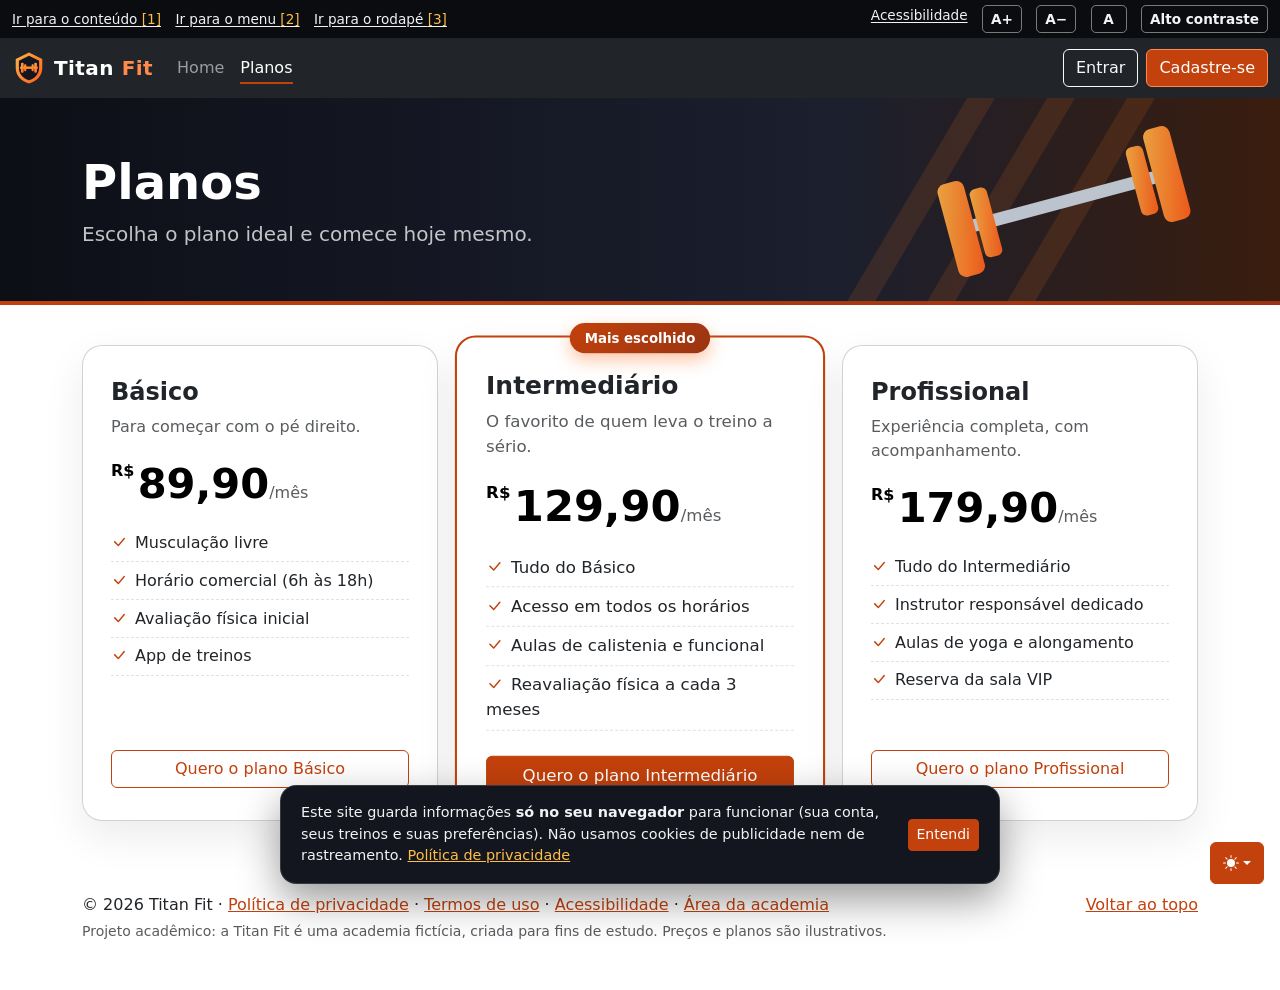
<file: planos.html>
<!doctype html>
<html lang="pt-BR" data-bs-theme="auto">
  <head>
    <meta charset="utf-8" />
    <meta name="viewport" content="width=device-width, initial-scale=1" />
    <meta name="description" content="Titan Fit: academia com app de treino para os alunos." />
    <title>Planos | Titan Fit</title>
    <script src="./assets/js/color-modes.js?v=583d704322"></script>
    <script>document.documentElement.classList.add("js");try{var f=+localStorage.getItem("academia_fonte")||0;if(f)document.documentElement.style.fontSize=(100+f*12.5)+"%";if(localStorage.getItem("academia_alto_contraste")==="1")document.documentElement.classList.add("alto-contraste")}catch(e){}</script>
    <link href="./assets/dist/css/bootstrap.min.css" rel="stylesheet" />
    <meta name="theme-color" content="#ff6a1a" />
    <link rel="icon" href="./assets/img/logo.svg" type="image/svg+xml" />
    <link href="./assets/style/carousel.css?v=dab0f441b4" rel="stylesheet" />
    <link href="./assets/style/style.css?v=88911b43f5" rel="stylesheet" />
  </head>
  <body>
    <svg xmlns="http://www.w3.org/2000/svg" class="d-none" aria-hidden="true"><symbol id="i-check-lg" viewBox="0 0 16 16"><path d="M12.736 3.97a.733.733 0 0 1 1.047 0c.286.289.29.756.01 1.05L7.88 12.01a.733.733 0 0 1-1.065.02L3.217 8.384a.757.757 0 0 1 0-1.06.733.733 0 0 1 1.047 0l3.052 3.093 5.4-6.425z"/></symbol></svg>
    <div class="barra-acessibilidade" role="region" aria-label="Recursos de acessibilidade">
      <div class="container-fluid d-flex flex-wrap justify-content-between align-items-center gap-1">
        <ul class="atalhos">
          <li><a href="#conteudo" accesskey="1">Ir para o conteúdo <span aria-hidden="true">[1]</span></a></li>
          <li><a href="#menu-principal" accesskey="2">Ir para o menu <span aria-hidden="true">[2]</span></a></li>
          <li><a href="#rodape" accesskey="3">Ir para o rodapé <span aria-hidden="true">[3]</span></a></li>
        </ul>
        <ul class="ajustes">
          <li><a href="acessibilidade.html">Acessibilidade</a></li>
          <li><button type="button" data-fonte="1">A+<span class="visually-hidden"> (aumentar o texto)</span></button></li>
          <li><button type="button" data-fonte="-1">A&minus;<span class="visually-hidden"> (diminuir o texto)</span></button></li>
          <li><button type="button" data-fonte="0">A<span class="visually-hidden"> (tamanho padrão do texto)</span></button></li>
          <li><button type="button" data-alto-contraste aria-pressed="false">Alto contraste</button></li>
        </ul>
      </div>
    </div>
    <svg xmlns="http://www.w3.org/2000/svg" class="d-none">
      <symbol id="check2" viewBox="0 0 16 16">
        <path
          d="M13.854 3.646a.5.5 0 0 1 0 .708l-7 7a.5.5 0 0 1-.708 0l-3.5-3.5a.5.5 0 1 1 .708-.708L6.5 10.293l6.646-6.647a.5.5 0 0 1 .708 0z"
        ></path>
      </symbol>
      <symbol id="circle-half" viewBox="0 0 16 16">
        <path
          d="M8 15A7 7 0 1 0 8 1v14zm0 1A8 8 0 1 1 8 0a8 8 0 0 1 0 16z"
        ></path>
      </symbol>
      <symbol id="moon-stars-fill" viewBox="0 0 16 16">
        <path
          d="M6 .278a.768.768 0 0 1 .08.858 7.208 7.208 0 0 0-.878 3.46c0 4.021 3.278 7.277 7.318 7.277.527 0 1.04-.055 1.533-.16a.787.787 0 0 1 .81.316.733.733 0 0 1-.031.893A8.349 8.349 0 0 1 8.344 16C3.734 16 0 12.286 0 7.71 0 4.266 2.114 1.312 5.124.06A.752.752 0 0 1 6 .278z"
        ></path>
        <path
          d="M10.794 3.148a.217.217 0 0 1 .412 0l.387 1.162c.173.518.579.924 1.097 1.097l1.162.387a.217.217 0 0 1 0 .412l-1.162.387a1.734 1.734 0 0 0-1.097 1.097l-.387 1.162a.217.217 0 0 1-.412 0l-.387-1.162A1.734 1.734 0 0 0 9.31 6.593l-1.162-.387a.217.217 0 0 1 0-.412l1.162-.387a1.734 1.734 0 0 0 1.097-1.097l.387-1.162zM13.863.099a.145.145 0 0 1 .274 0l.258.774c.115.346.386.617.732.732l.774.258a.145.145 0 0 1 0 .274l-.774.258a1.156 1.156 0 0 0-.732.732l-.258.774a.145.145 0 0 1-.274 0l-.258-.774a1.156 1.156 0 0 0-.732-.732l-.774-.258a.145.145 0 0 1 0-.274l.774-.258c.346-.115.617-.386.732-.732L13.863.1z"
        ></path>
      </symbol>
      <symbol id="sun-fill" viewBox="0 0 16 16">
        <path
          d="M8 12a4 4 0 1 0 0-8 4 4 0 0 0 0 8zM8 0a.5.5 0 0 1 .5.5v2a.5.5 0 0 1-1 0v-2A.5.5 0 0 1 8 0zm0 13a.5.5 0 0 1 .5.5v2a.5.5 0 0 1-1 0v-2A.5.5 0 0 1 8 13zm8-5a.5.5 0 0 1-.5.5h-2a.5.5 0 0 1 0-1h2a.5.5 0 0 1 .5.5zM3 8a.5.5 0 0 1-.5.5h-2a.5.5 0 0 1 0-1h2A.5.5 0 0 1 3 8zm10.657-5.657a.5.5 0 0 1 0 .707l-1.414 1.415a.5.5 0 1 1-.707-.708l1.414-1.414a.5.5 0 0 1 .707 0zm-9.193 9.193a.5.5 0 0 1 0 .707L3.05 13.657a.5.5 0 0 1-.707-.707l1.414-1.414a.5.5 0 0 1 .707 0zm9.193 2.121a.5.5 0 0 1-.707 0l-1.414-1.414a.5.5 0 0 1 .707-.707l1.414 1.414a.5.5 0 0 1 0 .707zM4.464 4.465a.5.5 0 0 1-.707 0L2.343 3.05a.5.5 0 1 1 .707-.707l1.414 1.414a.5.5 0 0 1 0 .708z"
        ></path>
      </symbol>
    </svg>
    <div
      class="dropdown position-fixed bottom-0 end-0 mb-3 me-3 bd-mode-toggle"
    >
      <button
        class="btn btn-bd-primary py-2 dropdown-toggle d-flex align-items-center"
        id="bd-theme"
        type="button"
        aria-expanded="false"
        data-bs-toggle="dropdown"
        aria-label="Alternar tema (automático)"
      >
        <svg class="bi my-1 theme-icon-active" aria-hidden="true">
          <use href="#circle-half"></use>
        </svg>
        <span class="visually-hidden" id="bd-theme-text">Alternar tema</span>
      </button>
      <ul
        class="dropdown-menu dropdown-menu-end shadow"
        aria-labelledby="bd-theme-text"
      >
        <li>
          <button
            type="button"
            class="dropdown-item d-flex align-items-center"
            data-bs-theme-value="light"
            aria-pressed="false"
          >
            <svg class="bi me-2 opacity-50" aria-hidden="true">
              <use href="#sun-fill"></use>
            </svg>
            Claro
            <svg class="bi ms-auto d-none" aria-hidden="true">
              <use href="#check2"></use>
            </svg>
          </button>
        </li>
        <li>
          <button
            type="button"
            class="dropdown-item d-flex align-items-center"
            data-bs-theme-value="dark"
            aria-pressed="false"
          >
            <svg class="bi me-2 opacity-50" aria-hidden="true">
              <use href="#moon-stars-fill"></use>
            </svg>
            Escuro
            <svg class="bi ms-auto d-none" aria-hidden="true">
              <use href="#check2"></use>
            </svg>
          </button>
        </li>
        <li>
          <button
            type="button"
            class="dropdown-item d-flex align-items-center active"
            data-bs-theme-value="auto"
            aria-pressed="true"
          >
            <svg class="bi me-2 opacity-50" aria-hidden="true">
              <use href="#circle-half"></use>
            </svg>
            Automático
            <svg class="bi ms-auto d-none" aria-hidden="true">
              <use href="#check2"></use>
            </svg>
          </button>
        </li>
      </ul>
    </div>
    
    <header data-bs-theme="dark">
      <nav id="menu-principal" aria-label="Menu principal" class="navbar navbar-expand-md navbar-dark sticky-top bg-dark">
        <div class="container-fluid">
          <a class="navbar-brand d-flex align-items-center gap-2" href="index.html"><img src="./assets/img/logo.svg" alt="" width="34" height="34" class="logo-marca" />Titan <span class="text-laranja">Fit</span></a>
          <button class="navbar-toggler" type="button" data-bs-toggle="collapse" data-bs-target="#navbarCollapse" aria-controls="navbarCollapse" aria-expanded="false" aria-label="Abrir menu">
            <span class="navbar-toggler-icon"></span>
          </button>
          <div class="collapse navbar-collapse" id="navbarCollapse">
            <ul class="navbar-nav me-auto mb-2 mb-md-0">
              <li class="nav-item"><a class="nav-link" href="index.html">Home</a></li>
              <li class="nav-item"><a class="nav-link" href="planos.html">Planos</a></li>
            </ul>
            <div class="d-flex gap-2" data-visitante>
              <a class="btn btn-outline-light" href="entrar.html">Entrar</a>
              <a class="btn btn-primary" href="Cadastro_alunos.html">Cadastre-se</a>
            </div>
            <div class="d-none gap-2" data-logado>
              <a class="btn btn-primary" href="app.html">Meu treino</a>
            </div>
          </div>
        </div>
      </nav>
    </header>
    <main id="conteudo" tabindex="-1">

     
      <section class="banner-pagina">
        <div class="container">
          <h1 class="display-5 fw-bold">Planos</h1>
          <p class="lead mb-0">Escolha o plano ideal e comece hoje mesmo.</p>
        </div>
      </section>
      <div class="container marketing">
        <div class="row g-4 align-items-stretch">
          <div class="col-md-4 reveal">
            <div class="cartao-plano h-100">
              <h2 class="h4 fw-bold">Básico</h2>
              <p class="text-body-secondary">Para começar com o pé direito.</p>
              <p class="preco"><span class="moeda">R$</span>89,90<span class="periodo">/mês</span></p>
              <ul class="lista-plano">
                <li><svg class="bi check" width="1em" height="1em" aria-hidden="true" focusable="false"><use href="#i-check-lg"></use></svg>Musculação livre</li>
                <li><svg class="bi check" width="1em" height="1em" aria-hidden="true" focusable="false"><use href="#i-check-lg"></use></svg>Horário comercial (6h às 18h)</li>
                <li><svg class="bi check" width="1em" height="1em" aria-hidden="true" focusable="false"><use href="#i-check-lg"></use></svg>Avaliação física inicial</li>
                <li><svg class="bi check" width="1em" height="1em" aria-hidden="true" focusable="false"><use href="#i-check-lg"></use></svg>App de treinos</li>
              </ul>
              <a href="Cadastro_alunos.html?plano=Básico" class="btn btn-outline-primary w-100 mt-auto">Quero o plano Básico</a>
            </div>
          </div>
          <div class="col-md-4 reveal">
            <div class="cartao-plano h-100 destaque">
              <span class="selo-plano">Mais escolhido</span>
              <h2 class="h4 fw-bold">Intermediário</h2>
              <p class="text-body-secondary">O favorito de quem leva o treino a sério.</p>
              <p class="preco"><span class="moeda">R$</span>129,90<span class="periodo">/mês</span></p>
              <ul class="lista-plano">
                <li><svg class="bi check" width="1em" height="1em" aria-hidden="true" focusable="false"><use href="#i-check-lg"></use></svg>Tudo do Básico</li>
                <li><svg class="bi check" width="1em" height="1em" aria-hidden="true" focusable="false"><use href="#i-check-lg"></use></svg>Acesso em todos os horários</li>
                <li><svg class="bi check" width="1em" height="1em" aria-hidden="true" focusable="false"><use href="#i-check-lg"></use></svg>Aulas de calistenia e funcional</li>
                <li><svg class="bi check" width="1em" height="1em" aria-hidden="true" focusable="false"><use href="#i-check-lg"></use></svg>Reavaliação física a cada 3 meses</li>
              </ul>
              <a href="Cadastro_alunos.html?plano=Intermediário" class="btn btn-primary w-100 mt-auto">Quero o plano Intermediário</a>
            </div>
          </div>
          <div class="col-md-4 reveal">
            <div class="cartao-plano h-100">
              <h2 class="h4 fw-bold">Profissional</h2>
              <p class="text-body-secondary">Experiência completa, com acompanhamento.</p>
              <p class="preco"><span class="moeda">R$</span>179,90<span class="periodo">/mês</span></p>
              <ul class="lista-plano">
                <li><svg class="bi check" width="1em" height="1em" aria-hidden="true" focusable="false"><use href="#i-check-lg"></use></svg>Tudo do Intermediário</li>
                <li><svg class="bi check" width="1em" height="1em" aria-hidden="true" focusable="false"><use href="#i-check-lg"></use></svg>Instrutor responsável dedicado</li>
                <li><svg class="bi check" width="1em" height="1em" aria-hidden="true" focusable="false"><use href="#i-check-lg"></use></svg>Aulas de yoga e alongamento</li>
                <li><svg class="bi check" width="1em" height="1em" aria-hidden="true" focusable="false"><use href="#i-check-lg"></use></svg>Reserva da sala VIP</li>
              </ul>
              <a href="Cadastro_alunos.html?plano=Profissional" class="btn btn-outline-primary w-100 mt-auto">Quero o plano Profissional</a>
            </div>
          </div>
        </div>
        <p class="text-center text-body-secondary mt-4 mb-0">Sem taxa de matrícula. Cancele quando quiser.</p>
      </div>
      <br />
      <!-- /.container -->
      
      <!-- FOOTER -->
      <footer class="container rodape" id="rodape">
        <p class="float-end"><a href="#conteudo">Voltar ao topo</a></p>
        <p class="mb-1">&copy; 2026 Titan Fit &middot; <a href="privacidade.html">Política de privacidade</a> &middot; <a href="termos.html">Termos de uso</a> &middot; <a href="acessibilidade.html">Acessibilidade</a> &middot; <a href="gestao.html">Área da academia</a></p>
        <p class="small text-body-secondary mb-0">Projeto acadêmico: a Titan Fit é uma academia fictícia, criada para fins de estudo. Preços e planos são ilustrativos.</p>
      </footer>
    </main>
    <script src="./assets/dist/js/bootstrap.bundle.min.js"></script>
    <script src="./assets/js/app.js?v=62fe3fc602"></script>
  </body>
</html>
</file>
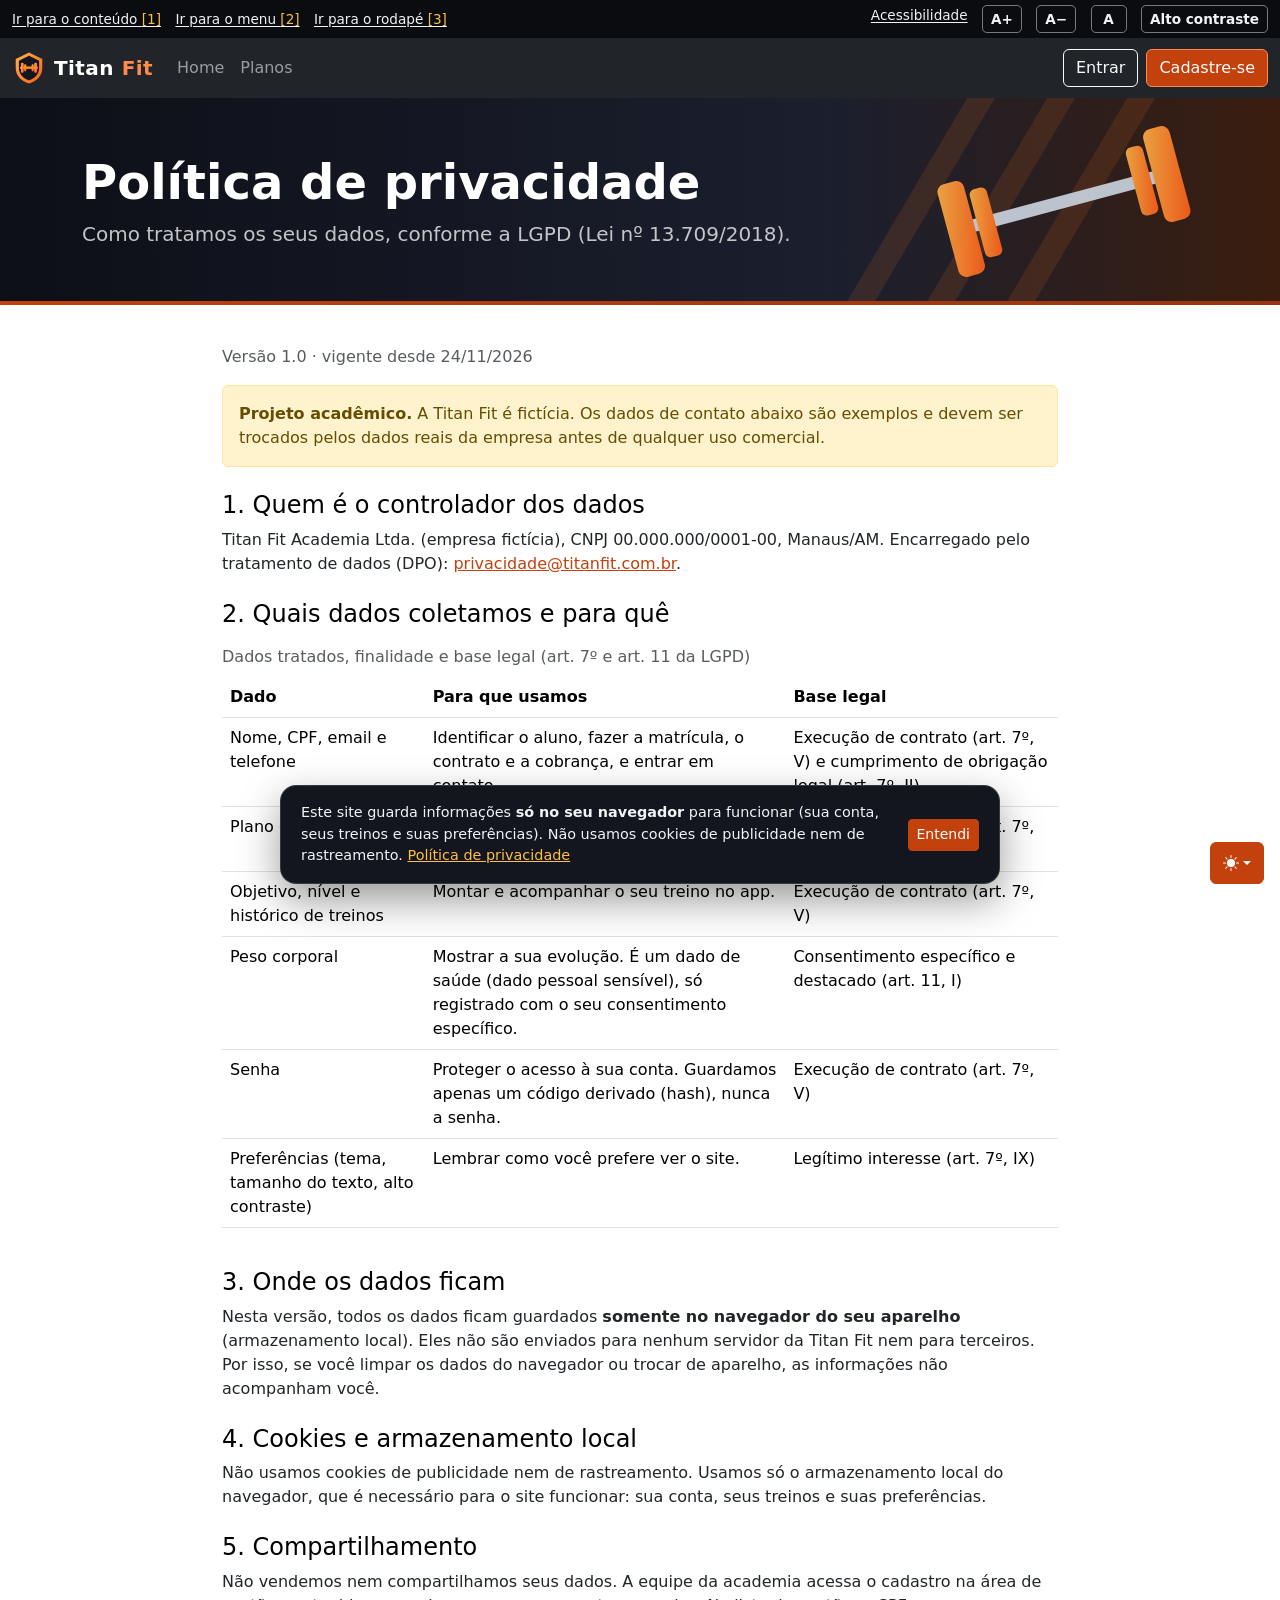
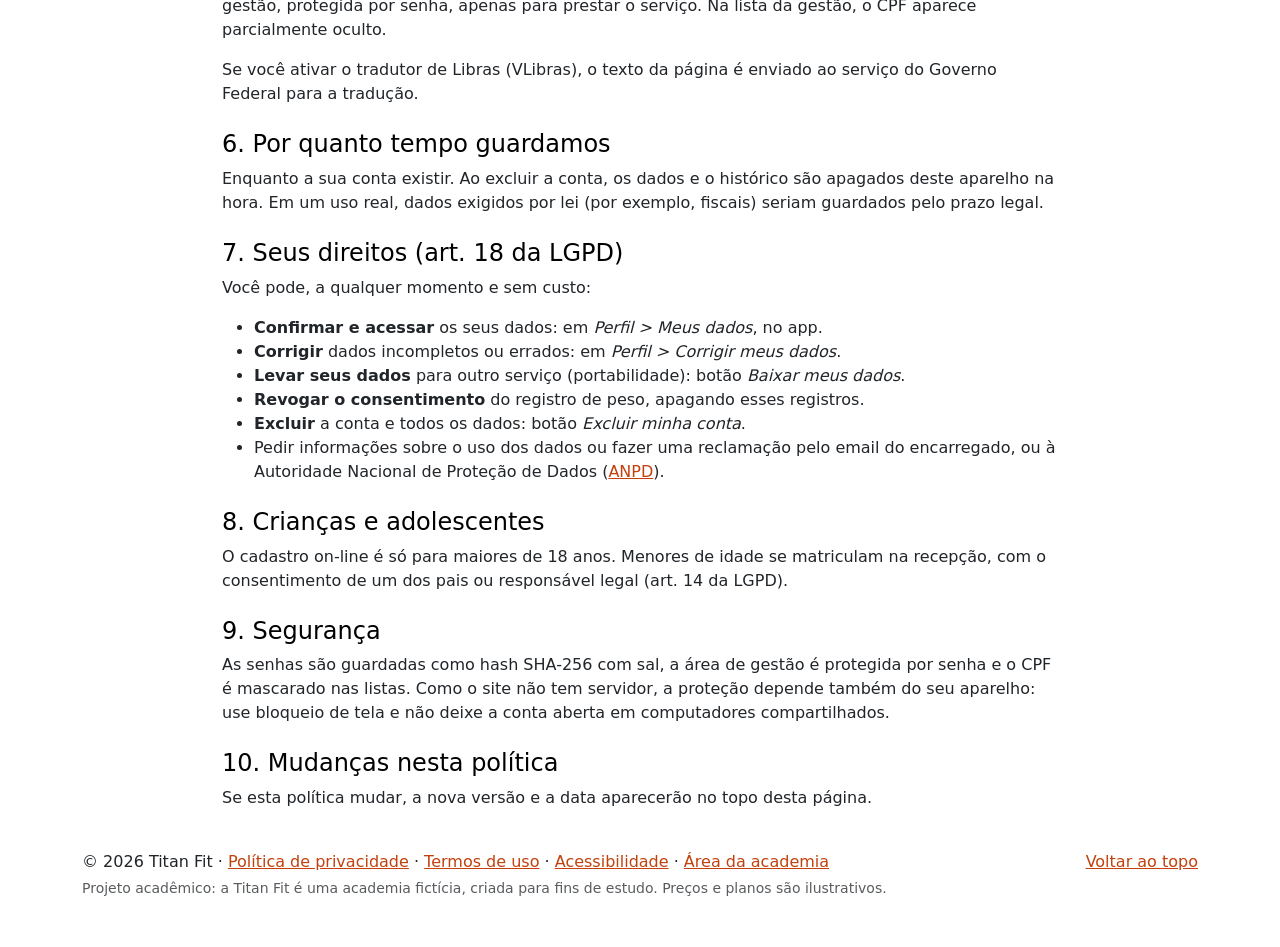
<file: privacidade.html>
<!doctype html>
<html lang="pt-BR" data-bs-theme="auto">
  <head>
    <meta charset="utf-8" />
    <meta name="viewport" content="width=device-width, initial-scale=1" />
    <meta name="description" content="Titan Fit: academia com app de treino para os alunos." />
    <title>Política de privacidade | Titan Fit</title>
    <script src="./assets/js/color-modes.js?v=583d704322"></script>
    <script>document.documentElement.classList.add("js");try{var f=+localStorage.getItem("academia_fonte")||0;if(f)document.documentElement.style.fontSize=(100+f*12.5)+"%";if(localStorage.getItem("academia_alto_contraste")==="1")document.documentElement.classList.add("alto-contraste")}catch(e){}</script>
    <link href="./assets/dist/css/bootstrap.min.css" rel="stylesheet" />
    <meta name="theme-color" content="#ff6a1a" />
    <link rel="icon" href="./assets/img/logo.svg" type="image/svg+xml" />
    <link href="./assets/style/carousel.css?v=dab0f441b4" rel="stylesheet" />
    <link href="./assets/style/style.css?v=88911b43f5" rel="stylesheet" />
  </head>
  <body>
    <div class="barra-acessibilidade" role="region" aria-label="Recursos de acessibilidade">
      <div class="container-fluid d-flex flex-wrap justify-content-between align-items-center gap-1">
        <ul class="atalhos">
          <li><a href="#conteudo" accesskey="1">Ir para o conteúdo <span aria-hidden="true">[1]</span></a></li>
          <li><a href="#menu-principal" accesskey="2">Ir para o menu <span aria-hidden="true">[2]</span></a></li>
          <li><a href="#rodape" accesskey="3">Ir para o rodapé <span aria-hidden="true">[3]</span></a></li>
        </ul>
        <ul class="ajustes">
          <li><a href="acessibilidade.html">Acessibilidade</a></li>
          <li><button type="button" data-fonte="1">A+<span class="visually-hidden"> (aumentar o texto)</span></button></li>
          <li><button type="button" data-fonte="-1">A&minus;<span class="visually-hidden"> (diminuir o texto)</span></button></li>
          <li><button type="button" data-fonte="0">A<span class="visually-hidden"> (tamanho padrão do texto)</span></button></li>
          <li><button type="button" data-alto-contraste aria-pressed="false">Alto contraste</button></li>
        </ul>
      </div>
    </div>
    <svg xmlns="http://www.w3.org/2000/svg" class="d-none">
      <symbol id="check2" viewBox="0 0 16 16">
        <path
          d="M13.854 3.646a.5.5 0 0 1 0 .708l-7 7a.5.5 0 0 1-.708 0l-3.5-3.5a.5.5 0 1 1 .708-.708L6.5 10.293l6.646-6.647a.5.5 0 0 1 .708 0z"
        ></path>
      </symbol>
      <symbol id="circle-half" viewBox="0 0 16 16">
        <path
          d="M8 15A7 7 0 1 0 8 1v14zm0 1A8 8 0 1 1 8 0a8 8 0 0 1 0 16z"
        ></path>
      </symbol>
      <symbol id="moon-stars-fill" viewBox="0 0 16 16">
        <path
          d="M6 .278a.768.768 0 0 1 .08.858 7.208 7.208 0 0 0-.878 3.46c0 4.021 3.278 7.277 7.318 7.277.527 0 1.04-.055 1.533-.16a.787.787 0 0 1 .81.316.733.733 0 0 1-.031.893A8.349 8.349 0 0 1 8.344 16C3.734 16 0 12.286 0 7.71 0 4.266 2.114 1.312 5.124.06A.752.752 0 0 1 6 .278z"
        ></path>
        <path
          d="M10.794 3.148a.217.217 0 0 1 .412 0l.387 1.162c.173.518.579.924 1.097 1.097l1.162.387a.217.217 0 0 1 0 .412l-1.162.387a1.734 1.734 0 0 0-1.097 1.097l-.387 1.162a.217.217 0 0 1-.412 0l-.387-1.162A1.734 1.734 0 0 0 9.31 6.593l-1.162-.387a.217.217 0 0 1 0-.412l1.162-.387a1.734 1.734 0 0 0 1.097-1.097l.387-1.162zM13.863.099a.145.145 0 0 1 .274 0l.258.774c.115.346.386.617.732.732l.774.258a.145.145 0 0 1 0 .274l-.774.258a1.156 1.156 0 0 0-.732.732l-.258.774a.145.145 0 0 1-.274 0l-.258-.774a1.156 1.156 0 0 0-.732-.732l-.774-.258a.145.145 0 0 1 0-.274l.774-.258c.346-.115.617-.386.732-.732L13.863.1z"
        ></path>
      </symbol>
      <symbol id="sun-fill" viewBox="0 0 16 16">
        <path
          d="M8 12a4 4 0 1 0 0-8 4 4 0 0 0 0 8zM8 0a.5.5 0 0 1 .5.5v2a.5.5 0 0 1-1 0v-2A.5.5 0 0 1 8 0zm0 13a.5.5 0 0 1 .5.5v2a.5.5 0 0 1-1 0v-2A.5.5 0 0 1 8 13zm8-5a.5.5 0 0 1-.5.5h-2a.5.5 0 0 1 0-1h2a.5.5 0 0 1 .5.5zM3 8a.5.5 0 0 1-.5.5h-2a.5.5 0 0 1 0-1h2A.5.5 0 0 1 3 8zm10.657-5.657a.5.5 0 0 1 0 .707l-1.414 1.415a.5.5 0 1 1-.707-.708l1.414-1.414a.5.5 0 0 1 .707 0zm-9.193 9.193a.5.5 0 0 1 0 .707L3.05 13.657a.5.5 0 0 1-.707-.707l1.414-1.414a.5.5 0 0 1 .707 0zm9.193 2.121a.5.5 0 0 1-.707 0l-1.414-1.414a.5.5 0 0 1 .707-.707l1.414 1.414a.5.5 0 0 1 0 .707zM4.464 4.465a.5.5 0 0 1-.707 0L2.343 3.05a.5.5 0 1 1 .707-.707l1.414 1.414a.5.5 0 0 1 0 .708z"
        ></path>
      </symbol>
    </svg>
    <div
      class="dropdown position-fixed bottom-0 end-0 mb-3 me-3 bd-mode-toggle"
    >
      <button
        class="btn btn-bd-primary py-2 dropdown-toggle d-flex align-items-center"
        id="bd-theme"
        type="button"
        aria-expanded="false"
        data-bs-toggle="dropdown"
        aria-label="Alternar tema (automático)"
      >
        <svg class="bi my-1 theme-icon-active" aria-hidden="true">
          <use href="#circle-half"></use>
        </svg>
        <span class="visually-hidden" id="bd-theme-text">Alternar tema</span>
      </button>
      <ul
        class="dropdown-menu dropdown-menu-end shadow"
        aria-labelledby="bd-theme-text"
      >
        <li>
          <button
            type="button"
            class="dropdown-item d-flex align-items-center"
            data-bs-theme-value="light"
            aria-pressed="false"
          >
            <svg class="bi me-2 opacity-50" aria-hidden="true">
              <use href="#sun-fill"></use>
            </svg>
            Claro
            <svg class="bi ms-auto d-none" aria-hidden="true">
              <use href="#check2"></use>
            </svg>
          </button>
        </li>
        <li>
          <button
            type="button"
            class="dropdown-item d-flex align-items-center"
            data-bs-theme-value="dark"
            aria-pressed="false"
          >
            <svg class="bi me-2 opacity-50" aria-hidden="true">
              <use href="#moon-stars-fill"></use>
            </svg>
            Escuro
            <svg class="bi ms-auto d-none" aria-hidden="true">
              <use href="#check2"></use>
            </svg>
          </button>
        </li>
        <li>
          <button
            type="button"
            class="dropdown-item d-flex align-items-center active"
            data-bs-theme-value="auto"
            aria-pressed="true"
          >
            <svg class="bi me-2 opacity-50" aria-hidden="true">
              <use href="#circle-half"></use>
            </svg>
            Automático
            <svg class="bi ms-auto d-none" aria-hidden="true">
              <use href="#check2"></use>
            </svg>
          </button>
        </li>
      </ul>
    </div>
    
    <header data-bs-theme="dark">
      <nav id="menu-principal" aria-label="Menu principal" class="navbar navbar-expand-md navbar-dark sticky-top bg-dark">
        <div class="container-fluid">
          <a class="navbar-brand d-flex align-items-center gap-2" href="index.html"><img src="./assets/img/logo.svg" alt="" width="34" height="34" class="logo-marca" />Titan <span class="text-laranja">Fit</span></a>
          <button class="navbar-toggler" type="button" data-bs-toggle="collapse" data-bs-target="#navbarCollapse" aria-controls="navbarCollapse" aria-expanded="false" aria-label="Abrir menu">
            <span class="navbar-toggler-icon"></span>
          </button>
          <div class="collapse navbar-collapse" id="navbarCollapse">
            <ul class="navbar-nav me-auto mb-2 mb-md-0">
              <li class="nav-item"><a class="nav-link" href="index.html">Home</a></li>
              <li class="nav-item"><a class="nav-link" href="planos.html">Planos</a></li>
            </ul>
            <div class="d-flex gap-2" data-visitante>
              <a class="btn btn-outline-light" href="entrar.html">Entrar</a>
              <a class="btn btn-primary" href="Cadastro_alunos.html">Cadastre-se</a>
            </div>
            <div class="d-none gap-2" data-logado>
              <a class="btn btn-primary" href="app.html">Meu treino</a>
            </div>
          </div>
        </div>
      </nav>
    </header>
    <main id="conteudo" tabindex="-1">

     
      <section class="banner-pagina">
        <div class="container">
          <h1 class="display-5 fw-bold">Política de privacidade</h1>
          <p class="lead mb-0">Como tratamos os seus dados, conforme a LGPD (Lei nº 13.709/2018).</p>
        </div>
      </section>
      <div class="container marketing texto-legal">
        <p class="text-body-secondary">Versão 1.0 · vigente desde 24/11/2026</p>
        <div class="alert alert-warning" role="note"><strong>Projeto acadêmico.</strong> A Titan Fit é fictícia. Os dados de contato abaixo são exemplos e devem ser trocados pelos dados reais da empresa antes de qualquer uso comercial.</div>

        <h2 class="h4 mt-4">1. Quem é o controlador dos dados</h2>
        <p>Titan Fit Academia Ltda. (empresa fictícia), CNPJ 00.000.000/0001-00, Manaus/AM. Encarregado pelo tratamento de dados (DPO): <a href="mailto:privacidade@titanfit.com.br">privacidade@titanfit.com.br</a>.</p>

        <h2 class="h4 mt-4">2. Quais dados coletamos e para quê</h2>
        <div class="table-responsive">
          <table class="table">
            <caption>Dados tratados, finalidade e base legal (art. 7º e art. 11 da LGPD)</caption>
            <thead><tr><th scope="col">Dado</th><th scope="col">Para que usamos</th><th scope="col">Base legal</th></tr></thead>
            <tbody>
              <tr><td>Nome, CPF, email e telefone</td><td>Identificar o aluno, fazer a matrícula, o contrato e a cobrança, e entrar em contato.</td><td>Execução de contrato (art. 7º, V) e cumprimento de obrigação legal (art. 7º, II)</td></tr>
              <tr><td>Plano e instrutor</td><td>Prestar o serviço contratado.</td><td>Execução de contrato (art. 7º, V)</td></tr>
              <tr><td>Objetivo, nível e histórico de treinos</td><td>Montar e acompanhar o seu treino no app.</td><td>Execução de contrato (art. 7º, V)</td></tr>
              <tr><td>Peso corporal</td><td>Mostrar a sua evolução. É um dado de saúde (dado pessoal sensível), só registrado com o seu consentimento específico.</td><td>Consentimento específico e destacado (art. 11, I)</td></tr>
              <tr><td>Senha</td><td>Proteger o acesso à sua conta. Guardamos apenas um código derivado (hash), nunca a senha.</td><td>Execução de contrato (art. 7º, V)</td></tr>
              <tr><td>Preferências (tema, tamanho do texto, alto contraste)</td><td>Lembrar como você prefere ver o site.</td><td>Legítimo interesse (art. 7º, IX)</td></tr>
            </tbody>
          </table>
        </div>

        <h2 class="h4 mt-4">3. Onde os dados ficam</h2>
        <p>Nesta versão, todos os dados ficam guardados <strong>somente no navegador do seu aparelho</strong> (armazenamento local). Eles não são enviados para nenhum servidor da Titan Fit nem para terceiros. Por isso, se você limpar os dados do navegador ou trocar de aparelho, as informações não acompanham você.</p>

        <h2 class="h4 mt-4">4. Cookies e armazenamento local</h2>
        <p>Não usamos cookies de publicidade nem de rastreamento. Usamos só o armazenamento local do navegador, que é necessário para o site funcionar: sua conta, seus treinos e suas preferências.</p>

        <h2 class="h4 mt-4">5. Compartilhamento</h2>
        <p>Não vendemos nem compartilhamos seus dados. A equipe da academia acessa o cadastro na área de gestão, protegida por senha, apenas para prestar o serviço. Na lista da gestão, o CPF aparece parcialmente oculto.</p>
        <p>Se você ativar o tradutor de Libras (VLibras), o texto da página é enviado ao serviço do Governo Federal para a tradução.</p>

        <h2 class="h4 mt-4">6. Por quanto tempo guardamos</h2>
        <p>Enquanto a sua conta existir. Ao excluir a conta, os dados e o histórico são apagados deste aparelho na hora. Em um uso real, dados exigidos por lei (por exemplo, fiscais) seriam guardados pelo prazo legal.</p>

        <h2 class="h4 mt-4">7. Seus direitos (art. 18 da LGPD)</h2>
        <p>Você pode, a qualquer momento e sem custo:</p>
        <ul>
          <li><strong>Confirmar e acessar</strong> os seus dados: em <em>Perfil &gt; Meus dados</em>, no app.</li>
          <li><strong>Corrigir</strong> dados incompletos ou errados: em <em>Perfil &gt; Corrigir meus dados</em>.</li>
          <li><strong>Levar seus dados</strong> para outro serviço (portabilidade): botão <em>Baixar meus dados</em>.</li>
          <li><strong>Revogar o consentimento</strong> do registro de peso, apagando esses registros.</li>
          <li><strong>Excluir</strong> a conta e todos os dados: botão <em>Excluir minha conta</em>.</li>
          <li>Pedir informações sobre o uso dos dados ou fazer uma reclamação pelo email do encarregado, ou à Autoridade Nacional de Proteção de Dados (<a href="https://www.gov.br/anpd" rel="noopener">ANPD</a>).</li>
        </ul>

        <h2 class="h4 mt-4">8. Crianças e adolescentes</h2>
        <p>O cadastro on-line é só para maiores de 18 anos. Menores de idade se matriculam na recepção, com o consentimento de um dos pais ou responsável legal (art. 14 da LGPD).</p>

        <h2 class="h4 mt-4">9. Segurança</h2>
        <p>As senhas são guardadas como hash SHA-256 com sal, a área de gestão é protegida por senha e o CPF é mascarado nas listas. Como o site não tem servidor, a proteção depende também do seu aparelho: use bloqueio de tela e não deixe a conta aberta em computadores compartilhados.</p>

        <h2 class="h4 mt-4">10. Mudanças nesta política</h2>
        <p>Se esta política mudar, a nova versão e a data aparecerão no topo desta página.</p>
      </div>
      <br />
      <!-- FOOTER -->
      <footer class="container rodape" id="rodape">
        <p class="float-end"><a href="#conteudo">Voltar ao topo</a></p>
        <p class="mb-1">&copy; 2026 Titan Fit &middot; <a href="privacidade.html">Política de privacidade</a> &middot; <a href="termos.html">Termos de uso</a> &middot; <a href="acessibilidade.html">Acessibilidade</a> &middot; <a href="gestao.html">Área da academia</a></p>
        <p class="small text-body-secondary mb-0">Projeto acadêmico: a Titan Fit é uma academia fictícia, criada para fins de estudo. Preços e planos são ilustrativos.</p>
      </footer>
    </main>
    <script src="./assets/dist/js/bootstrap.bundle.min.js"></script>
    <script src="./assets/js/app.js?v=62fe3fc602"></script>
  </body>
</html>
</file>
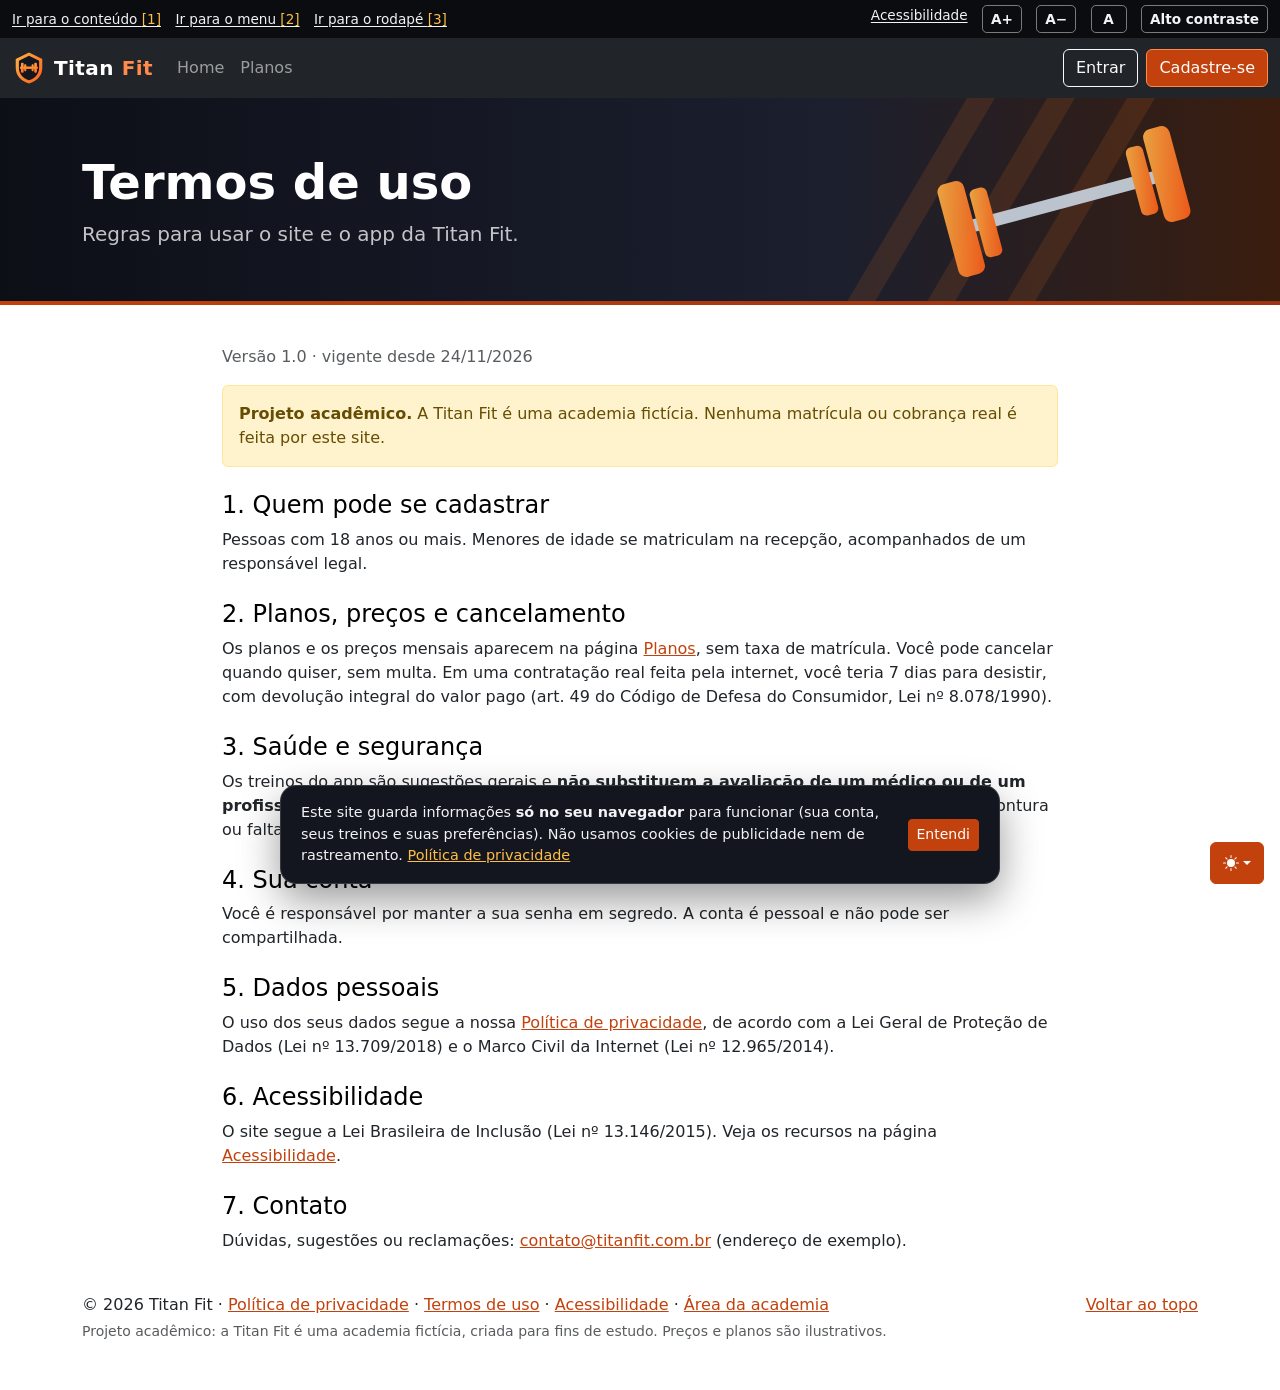
<file: termos.html>
<!doctype html>
<html lang="pt-BR" data-bs-theme="auto">
  <head>
    <meta charset="utf-8" />
    <meta name="viewport" content="width=device-width, initial-scale=1" />
    <meta name="description" content="Titan Fit: academia com app de treino para os alunos." />
    <title>Termos de uso | Titan Fit</title>
    <script src="./assets/js/color-modes.js?v=583d704322"></script>
    <script>document.documentElement.classList.add("js");try{var f=+localStorage.getItem("academia_fonte")||0;if(f)document.documentElement.style.fontSize=(100+f*12.5)+"%";if(localStorage.getItem("academia_alto_contraste")==="1")document.documentElement.classList.add("alto-contraste")}catch(e){}</script>
    <link href="./assets/dist/css/bootstrap.min.css" rel="stylesheet" />
    <meta name="theme-color" content="#ff6a1a" />
    <link rel="icon" href="./assets/img/logo.svg" type="image/svg+xml" />
    <link href="./assets/style/carousel.css?v=dab0f441b4" rel="stylesheet" />
    <link href="./assets/style/style.css?v=88911b43f5" rel="stylesheet" />
  </head>
  <body>
    <div class="barra-acessibilidade" role="region" aria-label="Recursos de acessibilidade">
      <div class="container-fluid d-flex flex-wrap justify-content-between align-items-center gap-1">
        <ul class="atalhos">
          <li><a href="#conteudo" accesskey="1">Ir para o conteúdo <span aria-hidden="true">[1]</span></a></li>
          <li><a href="#menu-principal" accesskey="2">Ir para o menu <span aria-hidden="true">[2]</span></a></li>
          <li><a href="#rodape" accesskey="3">Ir para o rodapé <span aria-hidden="true">[3]</span></a></li>
        </ul>
        <ul class="ajustes">
          <li><a href="acessibilidade.html">Acessibilidade</a></li>
          <li><button type="button" data-fonte="1">A+<span class="visually-hidden"> (aumentar o texto)</span></button></li>
          <li><button type="button" data-fonte="-1">A&minus;<span class="visually-hidden"> (diminuir o texto)</span></button></li>
          <li><button type="button" data-fonte="0">A<span class="visually-hidden"> (tamanho padrão do texto)</span></button></li>
          <li><button type="button" data-alto-contraste aria-pressed="false">Alto contraste</button></li>
        </ul>
      </div>
    </div>
    <svg xmlns="http://www.w3.org/2000/svg" class="d-none">
      <symbol id="check2" viewBox="0 0 16 16">
        <path
          d="M13.854 3.646a.5.5 0 0 1 0 .708l-7 7a.5.5 0 0 1-.708 0l-3.5-3.5a.5.5 0 1 1 .708-.708L6.5 10.293l6.646-6.647a.5.5 0 0 1 .708 0z"
        ></path>
      </symbol>
      <symbol id="circle-half" viewBox="0 0 16 16">
        <path
          d="M8 15A7 7 0 1 0 8 1v14zm0 1A8 8 0 1 1 8 0a8 8 0 0 1 0 16z"
        ></path>
      </symbol>
      <symbol id="moon-stars-fill" viewBox="0 0 16 16">
        <path
          d="M6 .278a.768.768 0 0 1 .08.858 7.208 7.208 0 0 0-.878 3.46c0 4.021 3.278 7.277 7.318 7.277.527 0 1.04-.055 1.533-.16a.787.787 0 0 1 .81.316.733.733 0 0 1-.031.893A8.349 8.349 0 0 1 8.344 16C3.734 16 0 12.286 0 7.71 0 4.266 2.114 1.312 5.124.06A.752.752 0 0 1 6 .278z"
        ></path>
        <path
          d="M10.794 3.148a.217.217 0 0 1 .412 0l.387 1.162c.173.518.579.924 1.097 1.097l1.162.387a.217.217 0 0 1 0 .412l-1.162.387a1.734 1.734 0 0 0-1.097 1.097l-.387 1.162a.217.217 0 0 1-.412 0l-.387-1.162A1.734 1.734 0 0 0 9.31 6.593l-1.162-.387a.217.217 0 0 1 0-.412l1.162-.387a1.734 1.734 0 0 0 1.097-1.097l.387-1.162zM13.863.099a.145.145 0 0 1 .274 0l.258.774c.115.346.386.617.732.732l.774.258a.145.145 0 0 1 0 .274l-.774.258a1.156 1.156 0 0 0-.732.732l-.258.774a.145.145 0 0 1-.274 0l-.258-.774a1.156 1.156 0 0 0-.732-.732l-.774-.258a.145.145 0 0 1 0-.274l.774-.258c.346-.115.617-.386.732-.732L13.863.1z"
        ></path>
      </symbol>
      <symbol id="sun-fill" viewBox="0 0 16 16">
        <path
          d="M8 12a4 4 0 1 0 0-8 4 4 0 0 0 0 8zM8 0a.5.5 0 0 1 .5.5v2a.5.5 0 0 1-1 0v-2A.5.5 0 0 1 8 0zm0 13a.5.5 0 0 1 .5.5v2a.5.5 0 0 1-1 0v-2A.5.5 0 0 1 8 13zm8-5a.5.5 0 0 1-.5.5h-2a.5.5 0 0 1 0-1h2a.5.5 0 0 1 .5.5zM3 8a.5.5 0 0 1-.5.5h-2a.5.5 0 0 1 0-1h2A.5.5 0 0 1 3 8zm10.657-5.657a.5.5 0 0 1 0 .707l-1.414 1.415a.5.5 0 1 1-.707-.708l1.414-1.414a.5.5 0 0 1 .707 0zm-9.193 9.193a.5.5 0 0 1 0 .707L3.05 13.657a.5.5 0 0 1-.707-.707l1.414-1.414a.5.5 0 0 1 .707 0zm9.193 2.121a.5.5 0 0 1-.707 0l-1.414-1.414a.5.5 0 0 1 .707-.707l1.414 1.414a.5.5 0 0 1 0 .707zM4.464 4.465a.5.5 0 0 1-.707 0L2.343 3.05a.5.5 0 1 1 .707-.707l1.414 1.414a.5.5 0 0 1 0 .708z"
        ></path>
      </symbol>
    </svg>
    <div
      class="dropdown position-fixed bottom-0 end-0 mb-3 me-3 bd-mode-toggle"
    >
      <button
        class="btn btn-bd-primary py-2 dropdown-toggle d-flex align-items-center"
        id="bd-theme"
        type="button"
        aria-expanded="false"
        data-bs-toggle="dropdown"
        aria-label="Alternar tema (automático)"
      >
        <svg class="bi my-1 theme-icon-active" aria-hidden="true">
          <use href="#circle-half"></use>
        </svg>
        <span class="visually-hidden" id="bd-theme-text">Alternar tema</span>
      </button>
      <ul
        class="dropdown-menu dropdown-menu-end shadow"
        aria-labelledby="bd-theme-text"
      >
        <li>
          <button
            type="button"
            class="dropdown-item d-flex align-items-center"
            data-bs-theme-value="light"
            aria-pressed="false"
          >
            <svg class="bi me-2 opacity-50" aria-hidden="true">
              <use href="#sun-fill"></use>
            </svg>
            Claro
            <svg class="bi ms-auto d-none" aria-hidden="true">
              <use href="#check2"></use>
            </svg>
          </button>
        </li>
        <li>
          <button
            type="button"
            class="dropdown-item d-flex align-items-center"
            data-bs-theme-value="dark"
            aria-pressed="false"
          >
            <svg class="bi me-2 opacity-50" aria-hidden="true">
              <use href="#moon-stars-fill"></use>
            </svg>
            Escuro
            <svg class="bi ms-auto d-none" aria-hidden="true">
              <use href="#check2"></use>
            </svg>
          </button>
        </li>
        <li>
          <button
            type="button"
            class="dropdown-item d-flex align-items-center active"
            data-bs-theme-value="auto"
            aria-pressed="true"
          >
            <svg class="bi me-2 opacity-50" aria-hidden="true">
              <use href="#circle-half"></use>
            </svg>
            Automático
            <svg class="bi ms-auto d-none" aria-hidden="true">
              <use href="#check2"></use>
            </svg>
          </button>
        </li>
      </ul>
    </div>
    
    <header data-bs-theme="dark">
      <nav id="menu-principal" aria-label="Menu principal" class="navbar navbar-expand-md navbar-dark sticky-top bg-dark">
        <div class="container-fluid">
          <a class="navbar-brand d-flex align-items-center gap-2" href="index.html"><img src="./assets/img/logo.svg" alt="" width="34" height="34" class="logo-marca" />Titan <span class="text-laranja">Fit</span></a>
          <button class="navbar-toggler" type="button" data-bs-toggle="collapse" data-bs-target="#navbarCollapse" aria-controls="navbarCollapse" aria-expanded="false" aria-label="Abrir menu">
            <span class="navbar-toggler-icon"></span>
          </button>
          <div class="collapse navbar-collapse" id="navbarCollapse">
            <ul class="navbar-nav me-auto mb-2 mb-md-0">
              <li class="nav-item"><a class="nav-link" href="index.html">Home</a></li>
              <li class="nav-item"><a class="nav-link" href="planos.html">Planos</a></li>
            </ul>
            <div class="d-flex gap-2" data-visitante>
              <a class="btn btn-outline-light" href="entrar.html">Entrar</a>
              <a class="btn btn-primary" href="Cadastro_alunos.html">Cadastre-se</a>
            </div>
            <div class="d-none gap-2" data-logado>
              <a class="btn btn-primary" href="app.html">Meu treino</a>
            </div>
          </div>
        </div>
      </nav>
    </header>
    <main id="conteudo" tabindex="-1">

     
      <section class="banner-pagina">
        <div class="container">
          <h1 class="display-5 fw-bold">Termos de uso</h1>
          <p class="lead mb-0">Regras para usar o site e o app da Titan Fit.</p>
        </div>
      </section>
      <div class="container marketing texto-legal">
        <p class="text-body-secondary">Versão 1.0 · vigente desde 24/11/2026</p>
        <div class="alert alert-warning" role="note"><strong>Projeto acadêmico.</strong> A Titan Fit é uma academia fictícia. Nenhuma matrícula ou cobrança real é feita por este site.</div>

        <h2 class="h4 mt-4">1. Quem pode se cadastrar</h2>
        <p>Pessoas com 18 anos ou mais. Menores de idade se matriculam na recepção, acompanhados de um responsável legal.</p>

        <h2 class="h4 mt-4">2. Planos, preços e cancelamento</h2>
        <p>Os planos e os preços mensais aparecem na página <a href="planos.html">Planos</a>, sem taxa de matrícula. Você pode cancelar quando quiser, sem multa. Em uma contratação real feita pela internet, você teria 7 dias para desistir, com devolução integral do valor pago (art. 49 do Código de Defesa do Consumidor, Lei nº 8.078/1990).</p>

        <h2 class="h4 mt-4">3. Saúde e segurança</h2>
        <p>Os treinos do app são sugestões gerais e <strong>não substituem a avaliação de um médico ou de um profissional de educação física</strong>. Antes de começar, faça uma avaliação física. Se sentir dor, tontura ou falta de ar, pare o exercício e procure ajuda.</p>

        <h2 class="h4 mt-4">4. Sua conta</h2>
        <p>Você é responsável por manter a sua senha em segredo. A conta é pessoal e não pode ser compartilhada.</p>

        <h2 class="h4 mt-4">5. Dados pessoais</h2>
        <p>O uso dos seus dados segue a nossa <a href="privacidade.html">Política de privacidade</a>, de acordo com a Lei Geral de Proteção de Dados (Lei nº 13.709/2018) e o Marco Civil da Internet (Lei nº 12.965/2014).</p>

        <h2 class="h4 mt-4">6. Acessibilidade</h2>
        <p>O site segue a Lei Brasileira de Inclusão (Lei nº 13.146/2015). Veja os recursos na página <a href="acessibilidade.html">Acessibilidade</a>.</p>

        <h2 class="h4 mt-4">7. Contato</h2>
        <p>Dúvidas, sugestões ou reclamações: <a href="mailto:contato@titanfit.com.br">contato@titanfit.com.br</a> (endereço de exemplo).</p>
      </div>
      <br />
      <!-- FOOTER -->
      <footer class="container rodape" id="rodape">
        <p class="float-end"><a href="#conteudo">Voltar ao topo</a></p>
        <p class="mb-1">&copy; 2026 Titan Fit &middot; <a href="privacidade.html">Política de privacidade</a> &middot; <a href="termos.html">Termos de uso</a> &middot; <a href="acessibilidade.html">Acessibilidade</a> &middot; <a href="gestao.html">Área da academia</a></p>
        <p class="small text-body-secondary mb-0">Projeto acadêmico: a Titan Fit é uma academia fictícia, criada para fins de estudo. Preços e planos são ilustrativos.</p>
      </footer>
    </main>
    <script src="./assets/dist/js/bootstrap.bundle.min.js"></script>
    <script src="./assets/js/app.js?v=62fe3fc602"></script>
  </body>
</html>
</file>
<file: assets/style/carousel.css>
/* GLOBAL STYLES
-------------------------------------------------- */
/* Padding below the footer and lighter body text */

body {
  padding-top: 3rem;
  padding-bottom: 3rem;
  color: rgb(var(--bs-tertiary-color-rgb));
}


/* CUSTOMIZE THE CAROUSEL
-------------------------------------------------- */

/* Carousel base class */
.carousel {
  margin-bottom: 4rem;
}
/* Since positioning the image, we need to help out the caption */
.carousel-caption {
  bottom: 3rem;
  z-index: 10;
}

/* Declare heights because of positioning of img element */
.carousel-item {
  height: 32rem;
}


/* MARKETING CONTENT
-------------------------------------------------- */

/* Center align the text within the three columns below the carousel */
.marketing .col-lg-4 {
  margin-bottom: 1.5rem;
  text-align: center;
}
/* rtl:begin:ignore */
.marketing .col-lg-4 p {
  margin-right: .75rem;
  margin-left: .75rem;
}
/* rtl:end:ignore */


/* Featurettes
------------------------- */

.featurette-divider {
  margin: 5rem 0; /* Space out the Bootstrap <hr> more */
}

/* Thin out the marketing headings */
/* rtl:begin:remove */
.featurette-heading {
  letter-spacing: -.05rem;
}

/* rtl:end:remove */

/* RESPONSIVE CSS
-------------------------------------------------- */

@media (min-width: 40em) {
  /* Bump up size of carousel content */
  .carousel-caption p {
    margin-bottom: 1.25rem;
    font-size: 1.25rem;
    line-height: 1.4;
  }

  .featurette-heading {
    font-size: 50px;
  }
}

@media (min-width: 62em) {
  .featurette-heading {
    margin-top: 7rem;
  }
}
</file>
<file: assets/style/style.css>
.bd-placeholder-img {
        font-size: 1.125rem;
        text-anchor: middle;
        -webkit-user-select: none;
        -moz-user-select: none;
        user-select: none;
      }
      @media (min-width: 768px) {
        .bd-placeholder-img-lg {
          font-size: 3.5rem;
        }
      }
      .b-example-divider {
        width: 100%;
        height: 3rem;
        background-color: #0000001a;
        border: solid rgba(0, 0, 0, 0.15);
        border-width: 1px 0;
        box-shadow:
          inset 0 0.5em 1.5em #0000001a,
          inset 0 0.125em 0.5em #00000026;
      }
      .b-example-vr {
        flex-shrink: 0;
        width: 1.5rem;
        height: 100vh;
      }
      .bi {
        vertical-align: -0.125em;
        fill: currentColor;
      }
      .nav-scroller {
        position: relative;
        z-index: 2;
        height: 2.75rem;
        overflow-y: hidden;
      }
      .nav-scroller .nav {
        display: flex;
        flex-wrap: nowrap;
        padding-bottom: 1rem;
        margin-top: -1px;
        overflow-x: auto;
        text-align: center;
        white-space: nowrap;
        -webkit-overflow-scrolling: touch;
      }
      .btn-bd-primary {
        --bd-violet-bg: #712cf9;
        --bd-violet-rgb: 112.520718, 44.062154, 249.437846;
        --bs-btn-font-weight: 600;
        --bs-btn-color: var(--bs-white);
        --bs-btn-bg: var(--bd-violet-bg);
        --bs-btn-border-color: var(--bd-violet-bg);
        --bs-btn-hover-color: var(--bs-white);
        --bs-btn-hover-bg: #6528e0;
        --bs-btn-hover-border-color: #6528e0;
        --bs-btn-focus-shadow-rgb: var(--bd-violet-rgb);
        --bs-btn-active-color: var(--bs-btn-hover-color);
        --bs-btn-active-bg: #5a23c8;
        --bs-btn-active-border-color: #5a23c8;
      }
      .bd-mode-toggle {
        z-index: 1500;
      }
      .bd-mode-toggle .bi {
        width: 1em;
        height: 1em;
      }
      .bd-mode-toggle .dropdown-menu .active .bi {
        display: block !important;
      }
/* =========================================================
   Titan Fit — identidade visual e animações
   ========================================================= */
:root {
  /* Cores com contraste AA (mín. 4,5:1 com texto branco ou sobre fundo branco) */
  --tf-laranja: #c2410c;
  --tf-laranja-claro: #ea580c;
  --tf-laranja-escuro: #9a3412;
  --tf-laranja-vivo: #ff6a1a; /* só decoração (bordas, ilustrações) */
  --tf-texto: #c2410c;
  --tf-gradiente: linear-gradient(135deg, #c2410c, #9a3412);
}

.text-laranja { color: var(--tf-texto) !important; }

/* Botão principal na cor da marca */
.btn-primary {
  --bs-btn-bg: var(--tf-laranja);
  --bs-btn-border-color: var(--tf-texto);
  --bs-btn-hover-bg: var(--tf-laranja-escuro);
  --bs-btn-hover-border-color: var(--tf-laranja-escuro);
  --bs-btn-active-bg: #c44709;
  --bs-btn-active-border-color: #c44709;
  --bs-btn-disabled-bg: var(--tf-laranja);
  --bs-btn-disabled-border-color: var(--tf-texto);
  --bs-btn-focus-shadow-rgb: 255, 106, 26;
  transition: transform .2s ease, box-shadow .2s ease, background-color .2s ease;
}
.btn-primary:hover { transform: translateY(-2px); box-shadow: 0 .5rem 1.25rem rgba(255, 106, 26, .35); }
.btn-secondary, .btn-outline-secondary, .btn-outline-danger { transition: transform .2s ease; }
.btn-secondary:hover, .btn-outline-secondary:hover { transform: translateY(-2px); }
.btn-bd-primary {
  --bd-violet-bg: var(--tf-laranja);
  --bs-btn-hover-bg: var(--tf-laranja-escuro);
  --bs-btn-hover-border-color: var(--tf-laranja-escuro);
  --bs-btn-active-bg: #c44709;
  --bs-btn-active-border-color: #c44709;
  --bd-violet-rgb: 255, 106, 26;
}
.form-control:focus, .form-select:focus {
  border-color: var(--tf-laranja-claro);
  box-shadow: 0 0 0 .25rem rgba(255, 106, 26, .2);
}
.dropdown-item.active, .dropdown-item:active { background-color: var(--tf-texto); }
a { color: var(--tf-texto); }
a:hover { color: var(--tf-laranja-escuro); }

/* Menu */
.navbar { transition: box-shadow .3s ease, padding .3s ease; }
.navbar.rolando { box-shadow: 0 .5rem 1.5rem rgba(0, 0, 0, .45); }
.navbar-brand { font-weight: 800; letter-spacing: .02em; }
.logo-marca { animation: logo-entrada .9s cubic-bezier(.2, .8, .2, 1.2) both; }
.navbar-brand:hover .logo-marca { animation: logo-giro .6s ease; }
.navbar .nav-link { position: relative; }
.navbar .nav-link:not(.dropdown-toggle)::after {
  content: ""; position: absolute; left: .5rem; right: .5rem; bottom: .2rem;
  height: 2px; background: var(--tf-laranja);
  transform: scaleX(0); transform-origin: left; transition: transform .25s ease;
}
.navbar .nav-link:not(.dropdown-toggle):hover::after,
.navbar .nav-link.active::after { transform: scaleX(1); }

/* Carrossel */
.carousel-item { overflow: hidden; background: #0d0f17; }
.carousel-img {
  position: absolute; inset: 0;
  width: 100%; height: 100%; object-fit: cover;
  transform: scale(1);
}
.carousel-item::after { /* escurece para o texto ficar legível */
  content: ""; position: absolute; inset: 0;
  background: linear-gradient(90deg, rgba(0,0,0,.55), rgba(0,0,0,.1) 60%, rgba(0,0,0,.35));
}
.carousel-item.active .carousel-img { animation: ken-burns 9s ease-out both; }
.carousel-caption h1 { font-weight: 800; text-shadow: 0 .25rem 1rem rgba(0,0,0,.5); }
.carousel-caption p { text-shadow: 0 .15rem .6rem rgba(0,0,0,.6); }
.carousel-item.active .carousel-caption > * { animation: subir .8s ease both; }
.carousel-item.active .carousel-caption > :nth-child(2) { animation-delay: .15s; }
.carousel-item.active .carousel-caption > :nth-child(3) { animation-delay: .3s; }
.btn-pulso { animation: pulso 2.4s ease-in-out infinite; }

/* Modalidades e destaques */
.icone-modalidade {
  border-radius: 50%;
  box-shadow: 0 .75rem 2rem rgba(0, 0, 0, .25);
  transition: transform .35s cubic-bezier(.2, .8, .2, 1.3), box-shadow .35s ease;
  margin-bottom: .75rem;
}
.col-lg-4:hover .icone-modalidade {
  transform: translateY(-8px) rotate(-6deg) scale(1.05);
  box-shadow: 0 1.25rem 2.5rem rgba(255, 106, 26, .35);
}
.imagem-destaque {
  border-radius: 1.75rem;
  box-shadow: 0 1.5rem 3rem rgba(0, 0, 0, .3);
  transition: transform .5s ease, box-shadow .5s ease;
}
.featurette:hover .imagem-destaque { transform: scale(1.03) rotate(-1deg); box-shadow: 0 2rem 4rem rgba(255, 106, 26, .3); }
.featurette:nth-of-type(even):hover .imagem-destaque { transform: scale(1.03) rotate(1deg); }
.featurette-heading { font-weight: 700 !important; }

/* Banner das páginas internas */
.banner-pagina {
  position: relative;
  margin-top: .5rem;
  margin-bottom: 2.5rem;
  padding: 3.5rem 0;
  color: #fff;
  background: #0d0f17 url("../img/cabecalho-pagina.svg") center right / cover no-repeat;
  overflow: hidden;
}
.banner-pagina h1 { animation: subir .7s ease both; }
.banner-pagina p { color: rgba(255, 255, 255, .75); animation: subir .7s ease .15s both; }
.banner-pagina::after {
  content: ""; position: absolute; left: 0; bottom: 0; height: 4px; width: 100%;
  background: var(--tf-gradiente);
  transform-origin: left; animation: barra 1s ease .3s both;
}

/* Cartões de formulário e tabela */
.cartao-form {
  padding: 1.75rem;
  border-radius: 1rem;
  background: var(--bs-body-bg);
  border: 1px solid var(--bs-border-color-translucent);
  box-shadow: 0 1rem 2.5rem rgba(0, 0, 0, .08);
}
.table-responsive.cartao-form { padding: .5rem 1rem; }
#tabela tbody tr { animation: subir .45s ease both; }
#tabela tbody tr.saindo { animation: sair .35s ease forwards; }
#mensagem:not(.d-none) { animation: deslizar .45s cubic-bezier(.2, .8, .2, 1.2) both; }
.was-validated .form-control:invalid, .was-validated .form-select:invalid { animation: tremer .4s ease; }

/* Botão contornado na cor da marca */
.btn-outline-primary {
  --bs-btn-color: var(--tf-texto);
  --bs-btn-border-color: var(--tf-texto);
  --bs-btn-hover-bg: var(--tf-laranja);
  --bs-btn-hover-border-color: var(--tf-texto);
  --bs-btn-hover-color: #fff;
  --bs-btn-active-bg: var(--tf-laranja-escuro);
  --bs-btn-active-border-color: var(--tf-laranja-escuro);
  --bs-btn-focus-shadow-rgb: 255, 106, 26;
}

/* Painel da página inicial */
.cartao-numero {
  display: flex; flex-direction: column; align-items: center; justify-content: center;
  height: 100%; padding: 1.5rem 1rem; text-align: center;
  border-radius: 1rem; color: #fff;
  background: linear-gradient(135deg, #1b1f2e, #0d0f17);
  border-bottom: 4px solid var(--tf-laranja);
  box-shadow: 0 1rem 2rem rgba(0, 0, 0, .15);
  transition: transform .3s ease;
}
.cartao-numero:hover { transform: translateY(-4px); }
.cartao-numero .numero { font-size: clamp(1.6rem, 3vw, 2.4rem); font-weight: 800; color: var(--tf-laranja-claro); font-variant-numeric: tabular-nums; }
.cartao-numero .rotulo { font-size: .9rem; color: rgba(255, 255, 255, .75); }
.barra-linha + .barra-linha { margin-top: 1rem; }
.barra-trilho { height: .75rem; border-radius: 1rem; background: var(--bs-secondary-bg); overflow: hidden; }
.barra-preenchimento {
  height: 100%; width: 0; border-radius: 1rem; background: var(--tf-gradiente);
  transition: width 1.2s cubic-bezier(.2, .8, .2, 1);
}
.painel.animado .barra-preenchimento, html:not(.js) .barra-preenchimento { width: var(--largura); }

/* Página de planos */
.cartao-plano {
  position: relative; display: flex; flex-direction: column;
  padding: 2rem 1.75rem; border-radius: 1.25rem;
  background: var(--bs-body-bg);
  border: 1px solid var(--bs-border-color-translucent);
  box-shadow: 0 1rem 2.5rem rgba(0, 0, 0, .08);
  transition: transform .35s ease, box-shadow .35s ease;
}
.cartao-plano:hover { transform: translateY(-8px); box-shadow: 0 1.5rem 3rem rgba(255, 106, 26, .2); }
.cartao-plano.destaque { border: 2px solid var(--tf-laranja); }
@media (min-width: 768px) { .cartao-plano.destaque { transform: scale(1.04); } .cartao-plano.destaque:hover { transform: scale(1.04) translateY(-8px); } }
.selo-plano {
  position: absolute; top: -.85rem; left: 50%; transform: translateX(-50%);
  padding: .3rem .9rem; border-radius: 2rem; white-space: nowrap;
  font-size: .8rem; font-weight: 700; color: #fff; background: var(--tf-gradiente);
  box-shadow: 0 .4rem 1rem rgba(255, 106, 26, .4);
}
.preco { font-size: 2.6rem; font-weight: 800; line-height: 1; margin: .5rem 0 1.25rem; color: var(--bs-emphasis-color); }
.preco .moeda { font-size: 1rem; font-weight: 600; vertical-align: top; margin-right: .2rem; }
.preco .periodo { font-size: 1rem; font-weight: 500; color: var(--bs-secondary-color); }
.lista-plano { list-style: none; padding: 0; margin: 0 0 1.5rem; }
.lista-plano li { padding: .4rem 0; border-bottom: 1px dashed var(--bs-border-color); }
.lista-plano .check { color: var(--tf-texto); font-weight: 800; margin-right: .5rem; }

/* Aparecer ao rolar a página (só quando o JavaScript está ativo) */
.js .reveal { opacity: 0; transform: translateY(40px); transition: opacity .8s ease, transform .8s ease; }
.js .reveal.visivel { opacity: 1; transform: none; }
.js .row > .reveal:nth-child(2) { transition-delay: .12s; }
.js .row > .reveal:nth-child(3) { transition-delay: .24s; }

/* Keyframes */
@keyframes ken-burns { from { transform: scale(1.12) translateX(2%); } to { transform: scale(1) translateX(0); } }
@keyframes subir { from { opacity: 0; transform: translateY(24px); } to { opacity: 1; transform: none; } }
@keyframes sair { to { opacity: 0; transform: translateX(40px); } }
@keyframes deslizar { from { opacity: 0; transform: translateY(-16px) scale(.97); } to { opacity: 1; transform: none; } }
@keyframes barra { from { transform: scaleX(0); } to { transform: scaleX(1); } }
@keyframes pulso {
  0%, 100% { box-shadow: 0 0 0 0 rgba(255, 106, 26, .55); }
  50% { box-shadow: 0 0 0 14px rgba(255, 106, 26, 0); }
}
@keyframes logo-entrada { from { opacity: 0; transform: rotate(-180deg) scale(.3); } to { opacity: 1; transform: none; } }
@keyframes logo-giro { 50% { transform: rotate(15deg) scale(1.15); } }
@keyframes tremer { 20%, 60% { transform: translateX(-5px); } 40%, 80% { transform: translateX(5px); } }

/* Respeita quem prefere menos movimento */
@media (prefers-reduced-motion: reduce) {
  *, *::before, *::after { animation: none !important; transition: none !important; }
  .js .reveal { opacity: 1; transform: none; }
}

/* Ajustes para celular */
#tabela th, #tabela td { white-space: nowrap; }
.banner-pagina > .container { position: relative; z-index: 1; }
@media (max-width: 767.98px) {
  .banner-pagina { padding: 2.5rem 0; background-size: auto 100%; background-position: 70% center; }
  .banner-pagina::before {
    content: ""; position: absolute; inset: 0;
    background: linear-gradient(90deg, rgba(13, 15, 23, .95) 40%, rgba(13, 15, 23, .55));
  }
}

/* =========================================================
   Página inicial: app do aluno e chamada para cadastro
   ========================================================= */
.lista-recursos { list-style: none; padding: 0; }
.lista-recursos li { position: relative; padding: .45rem 0 .45rem 2rem; }
.lista-recursos li::before {
  content: ""; position: absolute; left: 0; top: .45rem;
  width: 1.4rem; height: 1.4rem; border-radius: 50%;
  display: grid; place-items: center; font-size: .8rem; font-weight: 800;
  color: #fff; background: var(--tf-gradiente);
}
.celular {
  width: 290px; padding: 12px; border-radius: 42px;
  background: #0d0f17; box-shadow: 0 2rem 4rem rgba(0, 0, 0, .35), inset 0 0 0 2px #2b2f3d;
  animation: flutuar 6s ease-in-out infinite;
}
.celular-tela {
  position: relative; height: 560px; overflow: hidden; border-radius: 32px;
  padding: 1.25rem 1rem 4.5rem; background: #f4f5f8; color: #14161f; font-size: .85rem;
}
[data-bs-theme="dark"] .celular-tela { background: #1b1f2e; color: #e9edf5; }
.mini-topo { display: flex; justify-content: space-between; font-weight: 700; margin-bottom: 1rem; }
.mini-chama { background: rgba(255, 106, 26, .15); color: var(--tf-texto); padding: 0 .5rem; border-radius: 1rem; }
.mini-cartao {
  display: flex; align-items: center; gap: .6rem; margin-bottom: .55rem; padding: .7rem .8rem;
  border-radius: 1rem; background: rgba(127, 127, 127, .12);
}
.mini-cartao em { margin-left: auto; font-style: normal; opacity: .6; font-size: .75rem; }
.destaque-mini { flex-direction: column; align-items: flex-start; gap: .2rem; color: #fff; background: linear-gradient(135deg, #1b1f2e, #3a1d0e); }
.mini-barra { width: 100%; height: 6px; border-radius: 6px; background: rgba(255, 255, 255, .2); overflow: hidden; margin: .3rem 0; }
.mini-barra span { display: block; height: 100%; background: var(--tf-gradiente); animation: encher 2.5s ease-in-out infinite alternate; }
.mini-check { width: 1.8rem; height: 1.8rem; border-radius: 50%; display: grid; place-items: center; font-size: .7rem; font-weight: 700; border: 2px solid var(--tf-laranja); color: var(--tf-texto); }
.mini-check.feito { background: var(--tf-laranja); color: #fff; }
.mini-timer {
  display: flex; justify-content: space-between; align-items: center; margin-top: .8rem;
  padding: .8rem 1rem; border-radius: 1rem; color: #fff; background: var(--tf-gradiente);
  animation: pulso 2.4s ease-in-out infinite;
}
.mini-timer strong { font-size: 1.3rem; }
.mini-nav {
  position: absolute; left: 0; right: 0; bottom: 0; display: flex; justify-content: space-around;
  padding: .9rem .5rem; font-size: .7rem; background: inherit; border-top: 1px solid rgba(127, 127, 127, .2);
}
.mini-nav .ativo { color: var(--tf-texto); font-weight: 700; }
.faixa-cta {
  margin: 4rem 0 3rem; padding: 4rem 0; color: #fff;
  background: #0d0f17 url("../img/slide-forca.svg") center / cover no-repeat;
  position: relative; overflow: hidden;
}
.faixa-cta::before { content: ""; position: absolute; inset: 0; background: rgba(13, 15, 23, .7); }
.faixa-cta .container { position: relative; }
.faixa-cta p { color: rgba(255, 255, 255, .8); }
.atalho {
  display: block; height: 100%; padding: 1.25rem; border-radius: 1rem; text-decoration: none;
  color: inherit; background: var(--bs-body-bg); border: 1px solid var(--bs-border-color-translucent);
  transition: transform .25s ease, border-color .25s ease;
}
.atalho:hover { transform: translateY(-4px); border-color: var(--tf-texto); color: inherit; }
.atalho strong { display: block; color: var(--tf-texto); }
.atalho span { font-size: .9rem; color: var(--bs-secondary-color); }
.tremer { animation: tremer .4s ease; }

/* =========================================================
   App do aluno
   ========================================================= */
.app-corpo { padding: 0 0 calc(5.5rem + env(safe-area-inset-bottom)); background: var(--bs-tertiary-bg); min-height: 100vh; }
.app-largura { width: 100%; max-width: 560px; margin: 0 auto; padding-left: 1rem; padding-right: 1rem; }
.app-topo { position: sticky; top: 0; z-index: 1030; padding: .75rem 0; background: #14161f; box-shadow: 0 .25rem 1rem rgba(0, 0, 0, .25); }
.app-chama { padding: .2rem .7rem; border-radius: 2rem; font-weight: 700; color: var(--tf-laranja-claro); background: rgba(255, 106, 26, .15); }
.app-conteudo { padding-top: 1.5rem; }
.app-tela.entrando { animation: subir .35s ease both; }
.app-nav {
  position: fixed; left: 0; right: 0; bottom: 0; z-index: 1030;
  padding-bottom: env(safe-area-inset-bottom);
  background: var(--bs-body-bg); border-top: 1px solid var(--bs-border-color);
  box-shadow: 0 -.25rem 1rem rgba(0, 0, 0, .08);
}
.app-nav button {
  flex: 1; display: flex; flex-direction: column; align-items: center; gap: .1rem;
  padding: .55rem 0 .65rem; border: 0; background: none; font-size: .75rem; color: var(--bs-secondary-color);
  transition: color .2s ease, transform .2s ease;
}
.app-nav .icone-nav { width: 1.35rem; height: 1.35rem; transition: transform .2s; }
.app-nav button.ativo { color: var(--tf-texto); font-weight: 700; }
.app-nav button.ativo .icone-nav { transform: translateY(-2px); }
.app-corpo .bd-mode-toggle { bottom: 4.5rem !important; }
.cartao-treino-dia {
  padding: 1.5rem; border-radius: 1.5rem; color: #fff;
  background: linear-gradient(135deg, rgba(13, 15, 23, .55), rgba(255, 106, 26, .25)), #14161f url("../img/slide-forca.svg") 70% center / cover;
  box-shadow: 0 1rem 2rem rgba(255, 106, 26, .25);
}
.cartao-treino-dia .btn-light { color: var(--tf-laranja-escuro); }
.mini-stat {
  display: flex; flex-direction: column; align-items: center; padding: .9rem .25rem; border-radius: 1rem;
  background: var(--bs-body-bg); box-shadow: 0 .5rem 1.25rem rgba(0, 0, 0, .05); text-align: center;
}
.mini-stat strong { font-size: 1.5rem; color: var(--tf-texto); }
.mini-stat span { font-size: .75rem; color: var(--bs-secondary-color); }
.semana { display: flex; justify-content: space-between; gap: .3rem; }
.dia { flex: 1; display: flex; flex-direction: column; align-items: center; gap: .3rem; font-size: .8rem; color: var(--bs-secondary-color); }
.dia i {
  width: 2.3rem; height: 2.3rem; border-radius: 50%; display: grid; place-items: center; font-style: normal;
  background: var(--bs-body-bg); border: 2px solid var(--bs-border-color); color: #fff; font-weight: 800;
}
.dia.feito i { background: var(--tf-gradiente); border-color: transparent; animation: estourar .5s cubic-bezier(.2, .8, .2, 1.4) both; }
.dia.hoje span { color: var(--tf-texto); font-weight: 800; }
.dia.hoje i { border-color: var(--tf-texto); }
.letra-ficha {
  display: inline-grid; place-items: center; width: 1.8rem; height: 1.8rem; margin-right: .6rem;
  border-radius: .5rem; font-weight: 800; color: #fff; background: var(--tf-gradiente);
}
.barra-laranja { background: var(--tf-gradiente); transition: width .4s ease; }
.cartao-exercicio {
  margin-bottom: .8rem; padding: 1rem; border-radius: 1rem; background: var(--bs-body-bg);
  border: 2px solid transparent; box-shadow: 0 .5rem 1.25rem rgba(0, 0, 0, .05);
  animation: subir .4s ease both; transition: border-color .3s ease, opacity .3s ease;
}
.cartao-exercicio.concluido { border-color: rgba(25, 135, 84, .5); opacity: .75; }
.cartao-exercicio.concluido strong::after {
  content: ""; display: inline-block; width: 1em; height: 1em; margin-left: .35rem; vertical-align: -.125em;
  background: #198754; -webkit-mask: url("data:image/svg+xml,%3Csvg xmlns='http://www.w3.org/2000/svg' viewBox='0 0 16 16'%3E%3Cpath d='M12.736 3.97a.733.733 0 0 1 1.047 0c.286.289.29.756.01 1.05L7.88 12.01a.733.733 0 0 1-1.065.02L3.217 8.384a.757.757 0 0 1 0-1.06.733.733 0 0 1 1.047 0l3.052 3.093 5.4-6.425z'/%3E%3C/svg%3E") center / contain no-repeat; mask: url("data:image/svg+xml,%3Csvg xmlns='http://www.w3.org/2000/svg' viewBox='0 0 16 16'%3E%3Cpath d='M12.736 3.97a.733.733 0 0 1 1.047 0c.286.289.29.756.01 1.05L7.88 12.01a.733.733 0 0 1-1.065.02L3.217 8.384a.757.757 0 0 1 0-1.06.733.733 0 0 1 1.047 0l3.052 3.093 5.4-6.425z'/%3E%3C/svg%3E") center / contain no-repeat;
}
.series { display: flex; flex-wrap: wrap; gap: .5rem; }
.serie {
  width: 2.75rem; height: 2.75rem; border-radius: 50%; font-weight: 700;
  border: 2px solid var(--tf-laranja); color: var(--tf-texto); background: transparent;
  transition: transform .15s ease, background-color .2s ease;
}
.serie:hover { transform: scale(1.08); }
.serie:active { transform: scale(.92); }
.serie.feita { background: var(--tf-gradiente); border-color: transparent; color: #fff; animation: estourar .35s ease; }
.descanso, .comemoracao {
  position: fixed; inset: 0; z-index: 2000; display: grid; place-items: center; padding: 1rem;
  background: rgba(13, 15, 23, .88); backdrop-filter: blur(4px); color: #fff; animation: aparecer .25s ease;
}
.descanso.d-none, .comemoracao.d-none { display: none !important; }
.descanso-caixa, .comemoracao-caixa { text-align: center; max-width: 340px; animation: deslizar .4s cubic-bezier(.2, .8, .2, 1.2) both; }
.anel { position: relative; width: 210px; height: 210px; margin: 0 auto; }
.anel svg { width: 100%; height: 100%; transform: rotate(-90deg); }
.anel circle { fill: none; stroke-width: 9; }
.anel-fundo { stroke: rgba(255, 255, 255, .15); }
.anel-valor { stroke: var(--tf-laranja); stroke-linecap: round; transition: stroke-dashoffset .2s linear; }
.anel strong { position: absolute; inset: 0; display: grid; place-items: center; font-size: 3rem; font-variant-numeric: tabular-nums; }
.trofeu { font-size: 4.5rem; animation: estourar .6s cubic-bezier(.2, .8, .2, 1.5) both, flutuar 3s ease-in-out .6s infinite; }
.confete { position: absolute; inset: 0; overflow: hidden; pointer-events: none; }
.confete i { position: absolute; top: -20px; width: 9px; height: 14px; border-radius: 2px; animation: cair linear forwards; }
.grafico-semanas { display: flex; align-items: flex-end; gap: .5rem; height: 170px; }
.coluna-semana { flex: 1; height: 100%; display: flex; flex-direction: column; align-items: center; justify-content: flex-end; gap: .25rem; font-size: .7rem; color: var(--bs-secondary-color); }
.barra-semana {
  width: 100%; max-width: 34px; height: var(--altura); min-height: 4px; border-radius: .5rem .5rem .2rem .2rem;
  background: rgba(255, 106, 26, .35); transform-origin: bottom; animation: crescer .7s cubic-bezier(.2, .8, .2, 1) both;
}
.barra-semana.atual { background: var(--tf-gradiente); }
.grafico-linha { width: 100%; height: auto; color: var(--bs-body-color); }
.linha-peso { stroke-dasharray: 1000; stroke-dashoffset: 1000; animation: desenhar 1.5s ease forwards; }
.avatar {
  width: 3.5rem; height: 3.5rem; border-radius: 50%; display: grid; place-items: center; flex-shrink: 0;
  font-weight: 800; font-size: 1.2rem; color: #fff; background: var(--tf-gradiente);
}
.nav-pills .nav-link.active { background: var(--tf-laranja); }
.nav-pills .nav-link { color: var(--tf-texto); }

@keyframes flutuar { 50% { transform: translateY(-12px); } }
@keyframes encher { from { width: 35%; } to { width: 80%; } }
@keyframes estourar { from { transform: scale(.4); } 70% { transform: scale(1.15); } to { transform: scale(1); } }
@keyframes aparecer { from { opacity: 0; } }
@keyframes cair { to { transform: translateY(110vh) rotate(var(--giro)); } }
@keyframes crescer { from { transform: scaleY(0); } }
@keyframes desenhar { to { stroke-dashoffset: 0; } }
@media (prefers-reduced-motion: reduce) {
  .linha-peso { stroke-dasharray: none; stroke-dashoffset: 0; }
}
.app-corpo.executando .bd-mode-toggle { display: none !important; }

/* =========================================================
   Ajustes gerais de contraste e modo escuro
   ========================================================= */
body { color: var(--bs-body-color); }
.link-laranja { color: var(--tf-texto); text-decoration: none; font-weight: 600; }
.link-laranja:hover { color: var(--tf-laranja-escuro); }
.cronometro {
  padding: .25rem .7rem; border-radius: .6rem; font-weight: 700; font-variant-numeric: tabular-nums;
  color: #fff; background: #14161f; border: 1px solid rgba(255, 255, 255, .12);
}

/* O carrossel tem fundo escuro nos dois temas: texto, setas e indicadores sempre claros */
.carousel .carousel-caption { color: #fff; }
.carousel .carousel-indicators [data-bs-target] { background-color: #fff; }
.carousel .carousel-control-prev-icon, .carousel .carousel-control-next-icon { filter: none; }

[data-bs-theme="dark"] {
  --tf-fundo-cartao: #1c1f2a;
  --tf-fundo-app: #111319;
  --tf-borda: rgba(255, 255, 255, .09);
}

/* Botões contornados mais visíveis */
[data-bs-theme="dark"] .btn-outline-secondary {
  --bs-btn-color: #dee2e6;
  --bs-btn-border-color: rgba(255, 255, 255, .35);
  --bs-btn-hover-color: #14161f;
  --bs-btn-hover-bg: #dee2e6;
  --bs-btn-hover-border-color: #dee2e6;
  --bs-btn-active-bg: #f8f9fa;
  --bs-btn-active-color: #14161f;
}
[data-bs-theme="dark"] .btn-outline-danger { --bs-btn-color: #ff6b7a; --bs-btn-border-color: #ff6b7a; }
[data-bs-theme="dark"] .btn-secondary { --bs-btn-bg: #3a4052; --bs-btn-border-color: #3a4052; --bs-btn-hover-bg: #4a5166; --bs-btn-hover-border-color: #4a5166; }
[data-bs-theme="dark"] .text-body-secondary { color: rgba(222, 226, 230, .7) !important; }

/* Cartões destacados do fundo */
[data-bs-theme="dark"] .cartao-form,
[data-bs-theme="dark"] .cartao-plano,
[data-bs-theme="dark"] .atalho,
[data-bs-theme="dark"] .mini-stat,
[data-bs-theme="dark"] .cartao-exercicio {
  background: var(--tf-fundo-cartao);
  border-color: var(--tf-borda);
  box-shadow: 0 1rem 2rem rgba(0, 0, 0, .35);
}
[data-bs-theme="dark"] .cartao-plano.destaque { border-color: var(--tf-texto); }
[data-bs-theme="dark"] .cartao-numero {
  background: linear-gradient(135deg, #2a2f42, #1a1d28);
  border: 1px solid var(--tf-borda);
  border-bottom: 4px solid var(--tf-laranja);
}
[data-bs-theme="dark"] .imagem-destaque,
[data-bs-theme="dark"] .icone-modalidade { box-shadow: 0 1.25rem 2.5rem rgba(0, 0, 0, .55); }
[data-bs-theme="dark"] .form-control,
[data-bs-theme="dark"] .form-select { background-color: #14161f; border-color: rgba(255, 255, 255, .15); }
[data-bs-theme="dark"] .form-control::placeholder { color: rgba(222, 226, 230, .45); }
[data-bs-theme="dark"] .list-group-item { background: var(--tf-fundo-cartao); border-color: var(--tf-borda); }
[data-bs-theme="dark"] .table { --bs-table-bg: transparent; }
[data-bs-theme="dark"] .table-striped > tbody > tr:nth-of-type(odd) > * { --bs-table-bg-type: rgba(255, 255, 255, .04); }
[data-bs-theme="dark"] .barra-trilho { background: rgba(255, 255, 255, .08); }
[data-bs-theme="dark"] .featurette-divider, [data-bs-theme="dark"] hr { border-color: rgba(255, 255, 255, .15); }

/* Celular da página inicial */
[data-bs-theme="dark"] .celular { box-shadow: 0 2rem 4rem rgba(0, 0, 0, .6), inset 0 0 0 2px #3a4052, 0 0 0 1px rgba(255, 255, 255, .08); }
[data-bs-theme="dark"] .celular-tela { background: #1c1f2a; }
[data-bs-theme="dark"] .mini-cartao { background: rgba(255, 255, 255, .06); }

/* App do aluno no escuro */
[data-bs-theme="dark"] .app-corpo { background: var(--tf-fundo-app); }
[data-bs-theme="dark"] .app-nav { background: #161922; border-top-color: var(--tf-borda); box-shadow: 0 -.25rem 1.5rem rgba(0, 0, 0, .5); }
[data-bs-theme="dark"] .dia i { background: var(--tf-fundo-cartao); border-color: rgba(255, 255, 255, .18); }
[data-bs-theme="dark"] .barra-semana { background: rgba(255, 140, 60, .45); }
[data-bs-theme="dark"] .grafico-linha circle { fill: var(--tf-fundo-cartao); }
[data-bs-theme="dark"] .cartao-exercicio.concluido { border-color: rgba(60, 200, 130, .55); }
[data-bs-theme="dark"] .cartao-exercicio.concluido strong::after { background: #3cc882; }
[data-bs-theme="dark"] .badge.text-bg-secondary { background-color: #3a4052 !important; color: #e9edf5 !important; }
[data-bs-theme="dark"] .nav-pills .nav-link:not(.active):hover { background: rgba(255, 106, 26, .12); }
[data-bs-theme="dark"] .dia.feito i { background: var(--tf-gradiente); border-color: transparent; }
[data-bs-theme="dark"] .dia.hoje i { border-color: var(--tf-texto); }
[data-bs-theme="dark"] .barra-semana.atual { background: var(--tf-gradiente); }

/* Tabelas da gestão mais compactas, para caber a coluna de ações */
#tabela { font-size: .92rem; }
#tabela > :not(caption) > * > * { padding: .55rem .45rem; }
#tabela td:last-child { width: 1%; }


/* =========================================================
   Acessibilidade (WCAG 2.2 AA, eMAG, LBI)
   ========================================================= */
[data-bs-theme="dark"] { --tf-texto: #ff8a4c; }
.navbar .text-laranja, .app-topo .text-laranja, .banner-pagina .text-laranja { color: #ff8a4c !important; }
.cartao-numero .numero, .app-chama { color: #ffb347; }

/* Foco sempre visível (teclado) */
:focus-visible {
  outline: 3px solid #ffbf47 !important;
  outline-offset: 2px;
  box-shadow: 0 0 0 6px #14161f !important;
  border-radius: .25rem;
}
main:focus, [data-titulo-tela]:focus { outline: none !important; box-shadow: none !important; }
main:focus-visible, [data-titulo-tela]:focus-visible { outline: 3px solid #ffbf47 !important; }

/* O menu agora fica "grudado" (sticky), então o corpo não precisa de espaço extra no topo */
body { padding-top: 0; }
.banner-pagina { margin-top: 0; }

/* Barra de acessibilidade */
.barra-acessibilidade { background: #0b0c10; color: #f1f3f5; font-size: .85rem; position: relative; z-index: 1031; }
.barra-acessibilidade ul { display: flex; flex-wrap: wrap; gap: .1rem .9rem; list-style: none; margin: 0; padding: .3rem 0; }
.barra-acessibilidade a { color: #f1f3f5; text-decoration: underline; text-underline-offset: 2px; }
.barra-acessibilidade a:hover { color: #ffbf47; }
.barra-acessibilidade a span { color: #ffbf47; }
.barra-acessibilidade button {
  min-width: 2.25rem; min-height: 1.75rem; padding: 0 .5rem; border-radius: .3rem;
  border: 1px solid rgba(255, 255, 255, .45); background: transparent; color: #f1f3f5; font-weight: 600;
}
.barra-acessibilidade button:hover, .barra-acessibilidade button[aria-pressed="true"] { background: #ffbf47; color: #0b0c10; border-color: #ffbf47; }
.app-corpo .barra-acessibilidade { position: relative; }

/* Campos obrigatórios e páginas de texto */
.obrigatorio { font-weight: 700; }
.texto-legal { max-width: 860px; }
.texto-legal h2 { color: var(--bs-emphasis-color); }
.texto-legal caption { caption-side: top; color: var(--bs-secondary-color); }
kbd { background: #343a40; }

/* Botão de pausa do carrossel */
.carousel-pausa {
  position: absolute; z-index: 15; right: 1rem; bottom: 1rem;
  padding: .35rem .8rem; border-radius: 2rem; font-size: .85rem; font-weight: 600;
  color: #fff; background: rgba(0, 0, 0, .55); border: 1px solid rgba(255, 255, 255, .6);
}
.carousel-pausa:hover { background: rgba(0, 0, 0, .8); }

/* Aviso de armazenamento local */
.aviso-armazenamento {
  position: fixed; left: 1rem; right: 1rem; bottom: 1rem; z-index: 1900; max-width: 720px; margin: 0 auto;
  display: flex; flex-wrap: wrap; align-items: center; gap: .75rem 1rem; padding: 1rem 1.25rem;
  border-radius: 1rem; color: #f1f3f5; background: #14161f; border: 1px solid rgba(255, 255, 255, .15);
  box-shadow: 0 1rem 2.5rem rgba(0, 0, 0, .4); animation: subir .4s ease both;
}
.aviso-armazenamento p { flex: 1 1 320px; font-size: .9rem; }
.aviso-armazenamento a { color: #ffbf47; }
.app-corpo .aviso-armazenamento { bottom: 5rem; }

/* VLibras acima da barra do app */
.app-corpo [vw].enabled { bottom: 6rem !important; top: auto !important; }

/* Alvos de toque com pelo menos 24px (WCAG 2.5.8) */
.btn-sm { min-height: 2rem; }

/* =========================================================
   Alto contraste (preto, branco e amarelo)
   ========================================================= */
.alto-contraste body, .alto-contraste .app-corpo,
.alto-contraste main, .alto-contraste section, .alto-contraste footer, .alto-contraste header,
.alto-contraste .navbar, .alto-contraste .app-topo, .alto-contraste .app-nav,
.alto-contraste .cartao-form, .alto-contraste .cartao-plano, .alto-contraste .cartao-numero,
.alto-contraste .cartao-exercicio, .alto-contraste .mini-stat, .alto-contraste .atalho,
.alto-contraste .list-group-item, .alto-contraste .table, .alto-contraste .table > * > * > *,
.alto-contraste .banner-pagina, .alto-contraste .faixa-cta, .alto-contraste .cartao-treino-dia,
.alto-contraste .dropdown-menu, .alto-contraste .alert, .alto-contraste .aviso-armazenamento,
.alto-contraste .descanso, .alto-contraste .comemoracao, .alto-contraste .carousel-item {
  background: #000 !important; color: #fff !important; border-color: #fff !important;
  box-shadow: none !important; text-shadow: none !important;
}
.alto-contraste .cartao-form, .alto-contraste .cartao-plano, .alto-contraste .cartao-numero,
.alto-contraste .cartao-exercicio, .alto-contraste .mini-stat, .alto-contraste .list-group-item,
.alto-contraste .alert, .alto-contraste .cartao-treino-dia { border: 2px solid #fff !important; }
.alto-contraste *, .alto-contraste .text-body-secondary, .alto-contraste .text-laranja,
.alto-contraste .numero, .alto-contraste .rotulo, .alto-contraste .preco, .alto-contraste .preco * { color: #fff !important; }
.alto-contraste a, .alto-contraste a *, .alto-contraste .nav-link, .alto-contraste .btn-link { color: #ffff00 !important; text-decoration: underline !important; }
.alto-contraste .btn, .alto-contraste .serie, .alto-contraste .barra-acessibilidade button, .alto-contraste .app-nav button {
  background: #000 !important; color: #ffff00 !important; border: 2px solid #ffff00 !important; text-decoration: none !important;
}
.alto-contraste .btn:hover, .alto-contraste .btn.active, .alto-contraste .serie.feita,
.alto-contraste .barra-acessibilidade button[aria-pressed="true"], .alto-contraste .app-nav button.ativo, .alto-contraste .nav-pills .nav-link.active {
  background: #ffff00 !important; color: #000 !important;
}
.alto-contraste .form-control, .alto-contraste .form-select, .alto-contraste .form-check-input {
  background-color: #000 !important; color: #fff !important; border: 2px solid #fff !important;
}
.alto-contraste .form-control::placeholder { color: #ccc !important; }
.alto-contraste .barra-preenchimento, .alto-contraste .barra-semana, .alto-contraste .progress-bar,
.alto-contraste .dia.feito i, .alto-contraste .letra-ficha, .alto-contraste .avatar, .alto-contraste .selo-plano,
.alto-contraste .lista-recursos li::before, .alto-contraste .anel-valor { background: #ffff00 !important; color: #000 !important; stroke: #ffff00 !important; }
.alto-contraste .barra-trilho, .alto-contraste .progress { background: #333 !important; border: 1px solid #fff; }
.alto-contraste .carousel-img, .alto-contraste .carousel-item::after, .alto-contraste .faixa-cta::before,
.alto-contraste .banner-pagina::before, .alto-contraste .confete { display: none !important; }
.alto-contraste .banner-pagina, .alto-contraste .faixa-cta { background-image: none !important; border-bottom: 2px solid #fff !important; }
.alto-contraste .cartao-treino-dia { background-image: none !important; }
.alto-contraste .celular { display: none; }
.alto-contraste .badge { background: #fff !important; color: #000 !important; }
.alto-contraste .badge * { color: #000 !important; }
.alto-contraste :focus-visible { outline: 3px solid #00ffff !important; }

/* Ajustes de contraste apontados pela auditoria (axe-core) */
kbd { color: #fff; }
.alert a { color: #9a3412; }
[data-bs-theme="dark"] .alert a { color: #ffb37a; }
.mini-chama { color: #9a3412; }
.mini-cartao em { opacity: 1; color: #555a63; }
[data-bs-theme="dark"] .mini-chama { color: #ffb37a; }
[data-bs-theme="dark"] .mini-cartao em { color: #b5bac4; }
.btn-outline-secondary { --bs-btn-color: #50565c; --bs-btn-border-color: #6c757d; }
.btn-outline-danger { --bs-btn-color: #b02a37; --bs-btn-border-color: #b02a37; }
.text-danger { color: #b02a37 !important; }
[data-bs-theme="dark"] .text-danger { color: #ff8a95 !important; }
[data-bs-theme="dark"] .btn-outline-secondary { --bs-btn-color: #dee2e6; --bs-btn-border-color: rgba(255, 255, 255, .45); }
[data-bs-theme="dark"] .btn-outline-danger { --bs-btn-color: #ff8a95; --bs-btn-border-color: #ff8a95; }
.alto-contraste .anel-valor { background: none !important; }
.mini-check { color: #9a3412; border-color: #9a3412; }
[data-bs-theme="dark"] .mini-check { color: #ffb37a; border-color: #ffb37a; }
.mini-check.feito { color: #fff; border-color: transparent; }


/* Ícones (Bootstrap Icons) */
.bi { display: inline-block; width: 1em; height: 1em; vertical-align: -.125em; fill: currentColor; flex-shrink: 0; }
.lista-recursos li::before { background: var(--tf-gradiente); -webkit-mask: none; }
.lista-recursos li::after {
  content: ""; position: absolute; left: .35rem; top: .8rem; width: .7rem; height: .7rem; background: #fff;
  -webkit-mask: url("data:image/svg+xml,%3Csvg xmlns='http://www.w3.org/2000/svg' viewBox='0 0 16 16'%3E%3Cpath d='M12.736 3.97a.733.733 0 0 1 1.047 0c.286.289.29.756.01 1.05L7.88 12.01a.733.733 0 0 1-1.065.02L3.217 8.384a.757.757 0 0 1 0-1.06.733.733 0 0 1 1.047 0l3.052 3.093 5.4-6.425z'/%3E%3C/svg%3E") center / contain no-repeat; mask: url("data:image/svg+xml,%3Csvg xmlns='http://www.w3.org/2000/svg' viewBox='0 0 16 16'%3E%3Cpath d='M12.736 3.97a.733.733 0 0 1 1.047 0c.286.289.29.756.01 1.05L7.88 12.01a.733.733 0 0 1-1.065.02L3.217 8.384a.757.757 0 0 1 0-1.06.733.733 0 0 1 1.047 0l3.052 3.093 5.4-6.425z'/%3E%3C/svg%3E") center / contain no-repeat;
}
.lista-plano .check { color: var(--tf-texto); margin-right: .5rem; }
.mini-check .bi { width: .8rem; height: .8rem; }
.dia i .bi { width: 1.1rem; height: 1.1rem; }
.serie .bi { width: 1.2rem; height: 1.2rem; }
.trofeu {
  width: 6rem; height: 6rem; margin: 0 auto 1rem; border-radius: 50%;
  display: grid; place-items: center; color: #fff; background: var(--tf-gradiente);
  box-shadow: 0 1rem 2.5rem rgba(194, 65, 12, .45);
}
.trofeu .bi { width: 2.75rem; height: 2.75rem; }
.app-chama, .mini-chama { display: inline-flex; align-items: center; }
.alto-contraste .lista-recursos li::after { background: #000 !important; }
.alto-contraste .trofeu { background: #ffff00 !important; color: #000 !important; }


/* =========================================================
   Layout responsivo: celular, tablet e computador
   ========================================================= */
/* Barra de acessibilidade compacta no celular: uma linha só;
   os atalhos "Ir para..." aparecem quando recebem foco (teclado/leitor de tela). */
@media (max-width: 767.98px) {
  .barra-acessibilidade .container-fluid { justify-content: flex-end !important; flex-wrap: nowrap !important; }
  .barra-acessibilidade .atalhos { padding: 0; margin: 0; }
  .barra-acessibilidade .atalhos a {
    position: absolute; width: 1px; height: 1px; overflow: hidden; clip: rect(0 0 0 0); white-space: nowrap;
  }
  .barra-acessibilidade .atalhos a:focus {
    position: fixed; top: .5rem; left: .5rem; width: auto; height: auto; clip: auto; z-index: 3000;
    padding: .6rem 1rem; border-radius: .5rem; background: #0b0c10; color: #fff;
  }
  .barra-acessibilidade .ajustes { flex-wrap: nowrap; gap: .4rem; padding: .3rem 0; overflow-x: auto; }
  .barra-acessibilidade .ajustes li { flex-shrink: 0; }
  /* botão de tema flutuante menor nas páginas públicas */
  .bd-mode-toggle .btn { padding: .3rem .5rem !important; }
  .carousel-caption h1, .carousel-caption .h1 { font-size: 1.75rem; }
  .carousel-caption p { font-size: 1rem; }
  .banner-pagina { padding: 2rem 0; }
  .banner-pagina h1 { font-size: 2rem; }
  .cartao-form { padding: 1.25rem; }
}

/* App: no celular e no tablet o tema fica no Perfil (sem botão flutuando sobre o conteúdo) */
@media (max-width: 991.98px) {
  .app-corpo .bd-mode-toggle { display: none !important; }
}
@media (min-width: 768px) and (max-width: 991.98px) {
  .app-conteudo.app-largura, .app-nav .app-largura, .app-topo .app-largura { max-width: 720px; }
}

/* App no computador: menu lateral e conteúdo em colunas */
@media (min-width: 992px) {
  .app-corpo { padding-bottom: 2rem; }
  .app-topo .app-largura { max-width: 1240px; padding-left: 1.5rem; padding-right: 1.5rem; }
  .app-layout { display: flex; align-items: flex-start; gap: 2rem; max-width: 1240px; margin: 0 auto; padding: 0 1.5rem; }
  .app-nav {
    position: sticky; top: 4.5rem; left: auto; right: auto; bottom: auto; z-index: 1;
    width: 230px; flex-shrink: 0; margin-top: 1.5rem; padding: .5rem;
    border: 1px solid var(--bs-border-color-translucent); border-radius: 1rem; box-shadow: 0 .5rem 1.5rem rgba(0, 0, 0, .05);
  }
  .app-nav .app-largura { flex-direction: column; gap: .25rem; max-width: none; padding: 0; }
  .app-nav button {
    flex: none; flex-direction: row; justify-content: flex-start; gap: .75rem;
    padding: .7rem 1rem; border-radius: .7rem; font-size: 1rem; text-align: left;
  }
  .app-nav button:hover { background: rgba(127, 127, 127, .1); color: var(--bs-body-color); }
  .app-nav button.ativo { background: rgba(194, 65, 12, .1); }
  [data-bs-theme="dark"] .app-nav button.ativo { background: rgba(255, 138, 76, .14); }
  .app-nav button.ativo .icone-nav { transform: none; }
  .app-conteudo.app-largura { flex: 1; min-width: 0; max-width: none; padding: 1.5rem 0 1rem; }
  .hoje-grid { display: grid; grid-template-columns: minmax(0, 1.25fr) minmax(0, 1fr); gap: 1.5rem; align-items: start; }
  .grade-2 { display: grid; grid-template-columns: minmax(0, 1fr) minmax(0, 1fr); gap: 1.5rem; align-items: start; }
  #exec-exercicios { display: grid; grid-template-columns: repeat(2, minmax(0, 1fr)); gap: 1rem; }
  #exec-exercicios .cartao-exercicio { margin-bottom: 0; }
  #tela-execucao .d-grid { grid-template-columns: repeat(2, minmax(0, 260px)); }
  #tela-treinos #ficha-detalhe { max-width: 720px; }
  .cartao-treino-dia { padding: 2rem; min-height: 230px; display: flex; flex-direction: column; justify-content: center; }
  .grafico-semanas { height: 220px; }
  .app-corpo [vw].enabled { bottom: auto !important; }
}
@media (min-width: 1400px) {
  #exec-exercicios { grid-template-columns: repeat(3, minmax(0, 1fr)); }
}

/* Texto sempre legível sobre as ilustrações */
.cartao-treino-dia {
  background:
    linear-gradient(90deg, rgba(13, 15, 23, .96) 0%, rgba(13, 15, 23, .85) 45%, rgba(13, 15, 23, .25) 100%),
    #14161f url("../img/slide-forca.svg") 75% center / cover;
}
.cartao-treino-dia .btn { align-self: flex-start; }
@media (max-width: 767.98px) {
  .carousel-img { object-position: 72% center; }
  .carousel-item::after { background: linear-gradient(180deg, rgba(0, 0, 0, .55), rgba(0, 0, 0, .75)); }
  .carousel-pausa { top: .75rem; bottom: auto; right: .75rem; font-size: .8rem; padding: .25rem .65rem; }
  .carousel-caption { left: 8%; right: 8%; bottom: 2.5rem; }
  .cartao-treino-dia {
    background:
      linear-gradient(180deg, rgba(13, 15, 23, .9), rgba(13, 15, 23, .97)),
      #14161f url("../img/slide-forca.svg") 75% center / cover;
  }
}
@media (min-width: 992px) {
  .app-nav button.ativo { color: #9a3412; }
  [data-bs-theme="dark"] .app-nav button.ativo { color: #ffb37a; }
}
</file>
